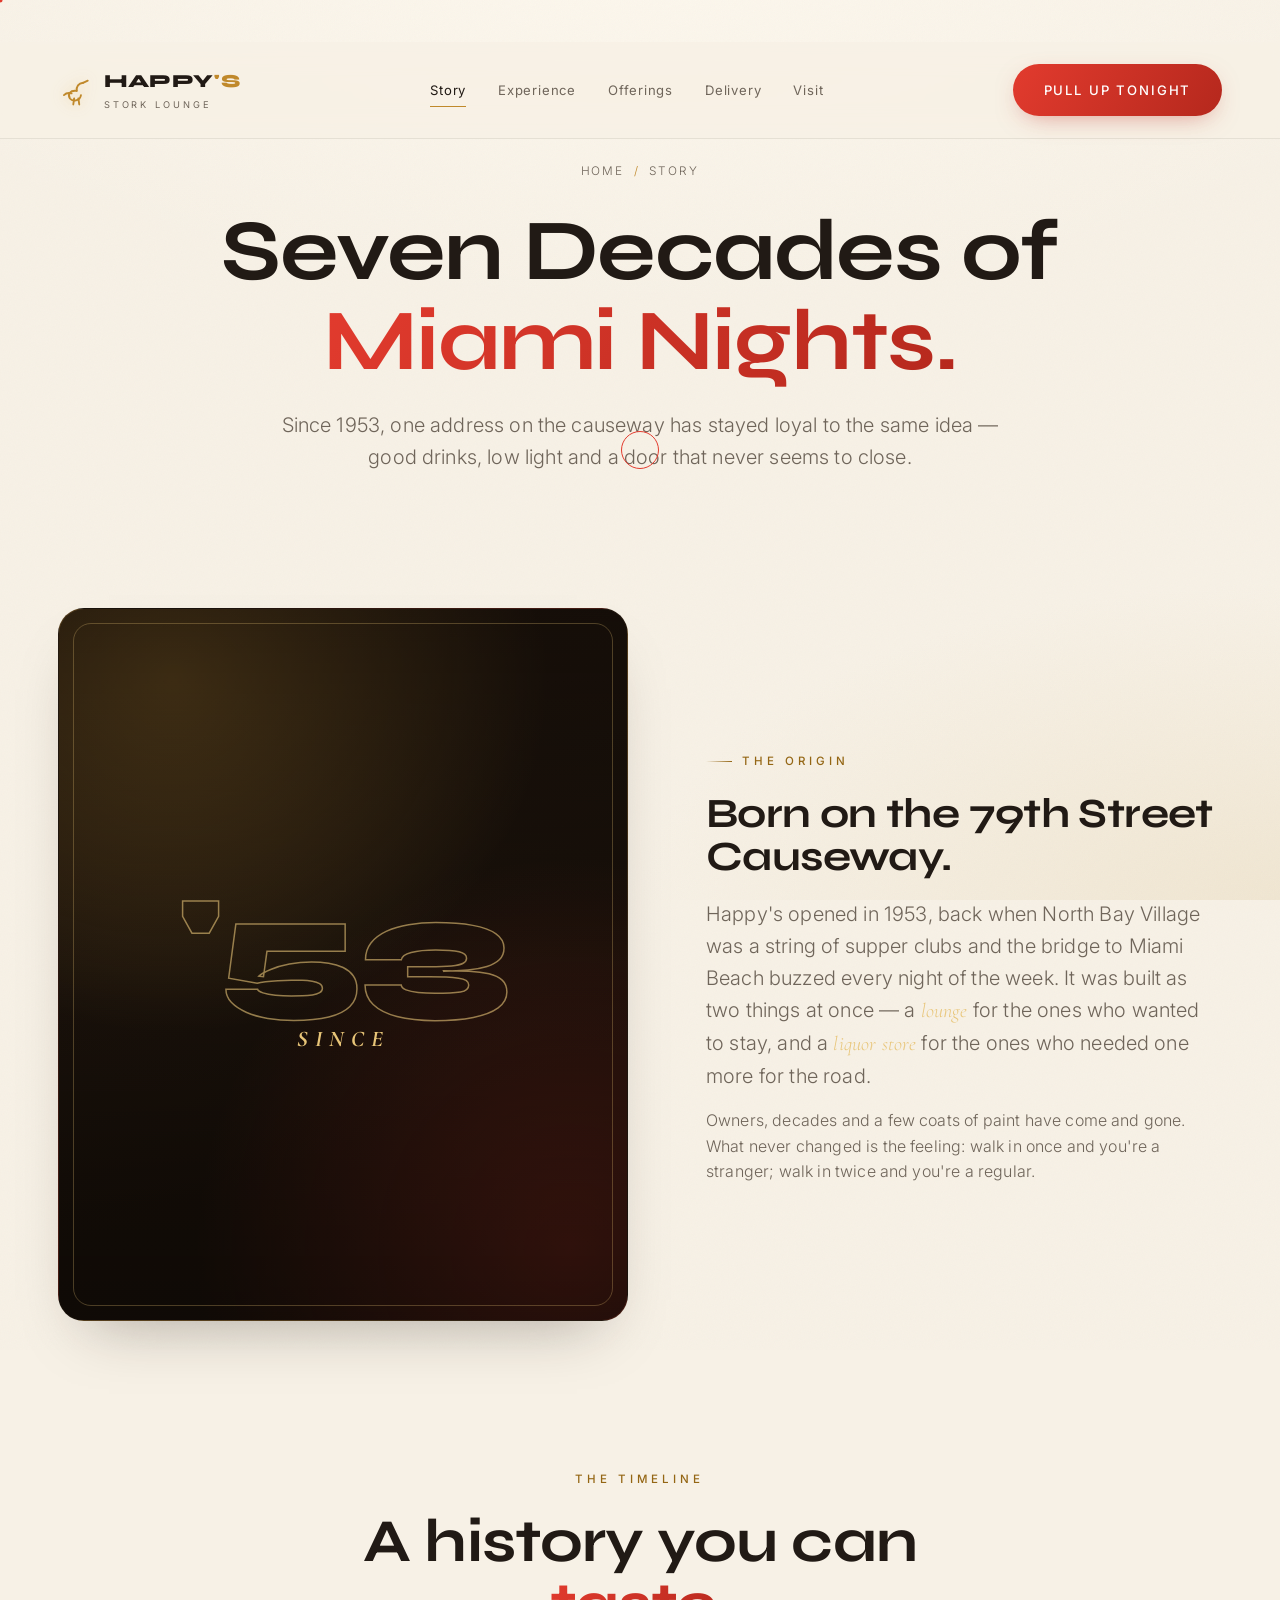
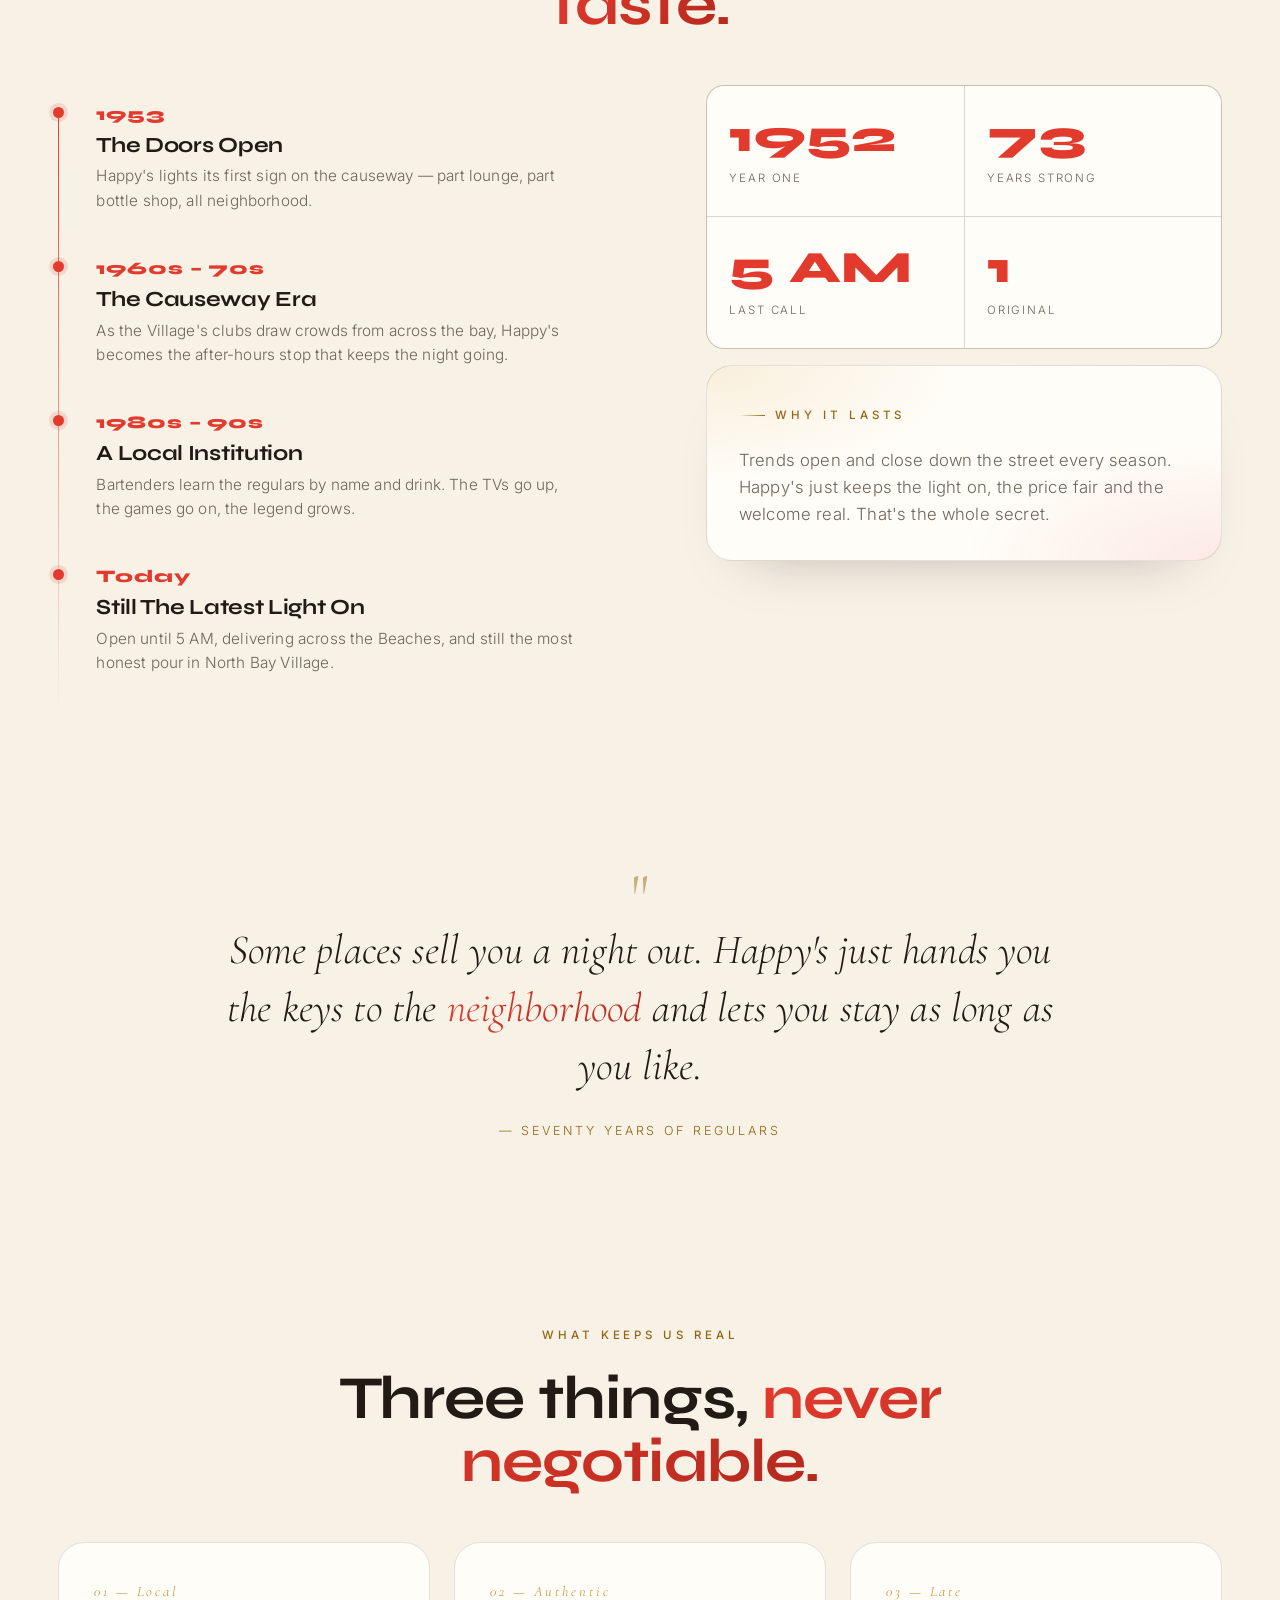
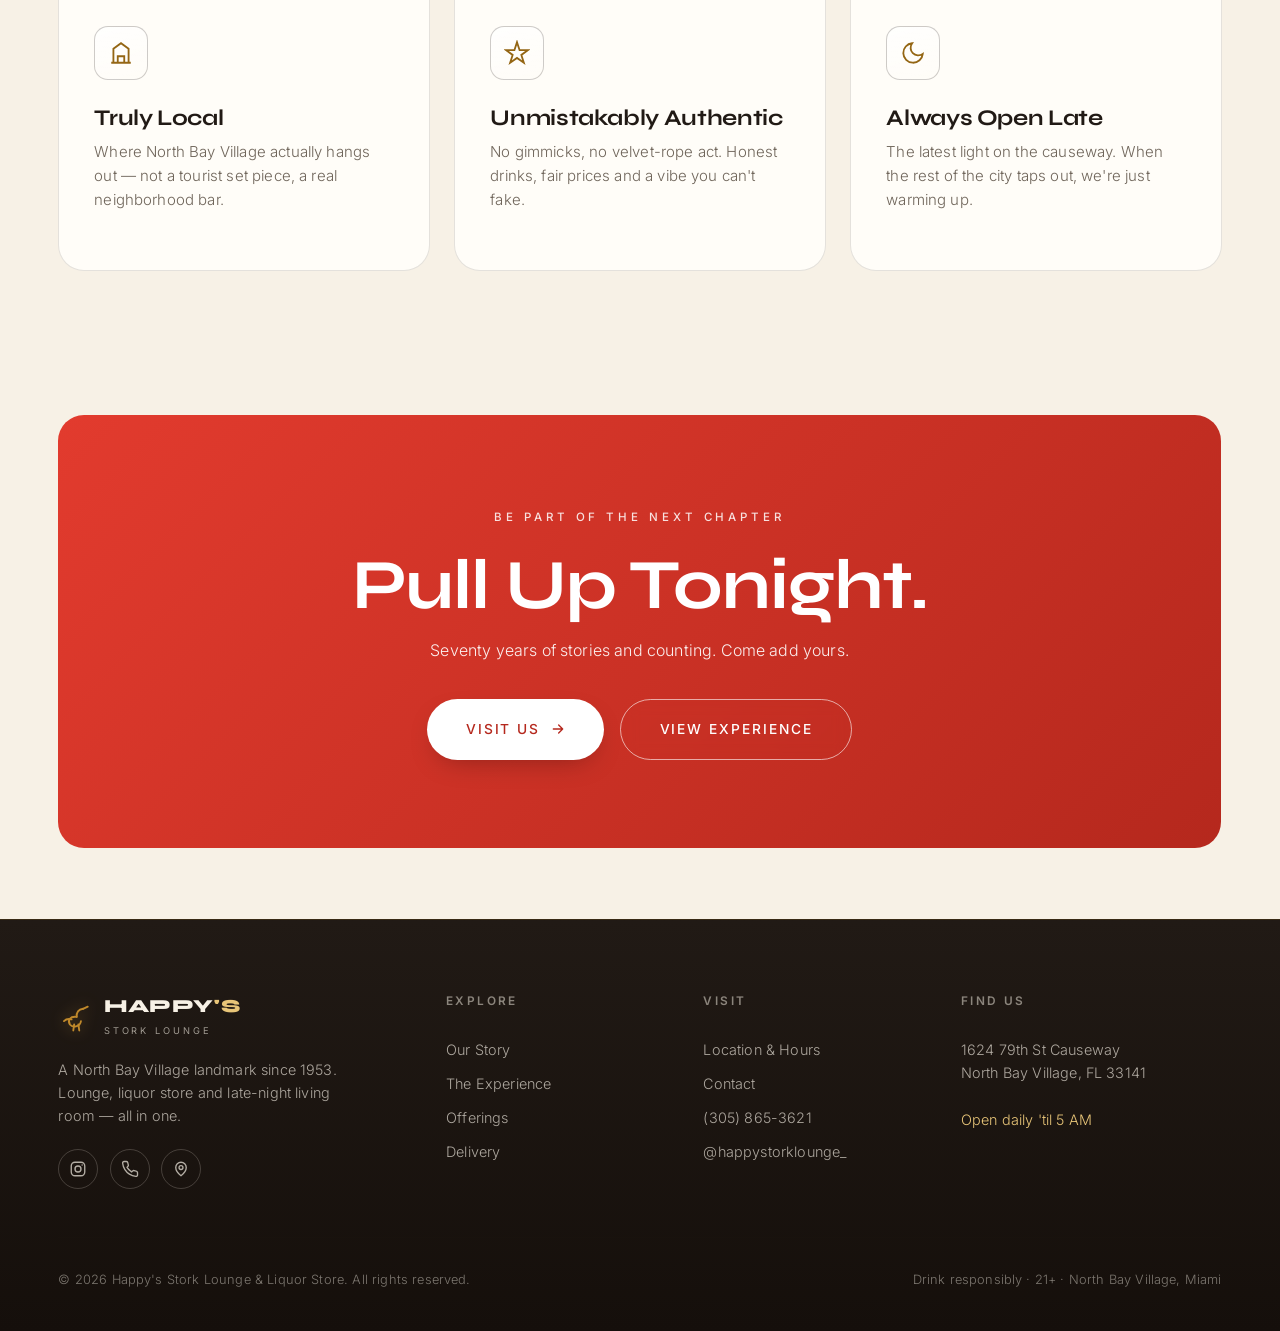
<file: about.html>
<!DOCTYPE html>
<html lang="en">
<head>
  <meta charset="UTF-8" />
  <meta name="viewport" content="width=device-width, initial-scale=1.0" />
  <title>Our Story — Happy's Stork Lounge & Liquor Store · Since 1953</title>
  <meta name="description" content="Seven decades on the 79th Street Causeway. The story of Happy's Stork Lounge — North Bay Village's late-night living room since 1953." />
  <meta name="theme-color" content="#07070a" />
  <link rel="preconnect" href="https://fonts.googleapis.com" />
  <link rel="preconnect" href="https://fonts.gstatic.com" crossorigin />
  <link rel="icon" href="data:image/svg+xml,%3Csvg xmlns='http://www.w3.org/2000/svg' viewBox='0 0 40 40'%3E%3Ctext y='32' font-size='32'%3E%F0%9F%A5%83%3C/text%3E%3C/svg%3E" />
  <link rel="stylesheet" href="assets/css/style.css" />
</head>
<body>

  <div class="preloader">
    <div class="preloader__inner">
      <div class="preloader__mark">HAPPY<span>'S</span></div>
      <div class="preloader__sub">Stork Lounge · Est. 1953</div>
      <div class="preloader__line"></div>
    </div>
  </div>

  <div class="atmosphere" aria-hidden="true">
    <span class="orb orb--gold"></span><span class="orb orb--pink"></span><span class="orb orb--cyan"></span>
  </div>
  <div class="grain" aria-hidden="true"></div>
  <div class="scroll-bar"></div>
  <div class="cursor" aria-hidden="true"></div>
  <div class="cursor-dot" aria-hidden="true"></div>

  <header class="nav">
    <div class="nav__inner container">
      <a class="brand" href="index.html" aria-label="Happy's Stork Lounge home">
        <svg class="brand__mark" viewBox="0 0 40 40" fill="none" stroke="currentColor" stroke-width="2.2" stroke-linecap="round" stroke-linejoin="round" aria-hidden="true">
          <path d="M35 9 L29.5 11.5"/><path d="M29.5 11.5 C 24 12, 21.5 16, 22 21"/>
          <path d="M22 21 C 14 20, 11 25, 14 30 C 17 34, 26 33, 27 26"/>
          <path d="M19 30 L18 37"/><path d="M24 30 L25 37"/><path d="M16 24 C 12 23, 9 24, 7 26"/>
        </svg>
        <span>HAPPY<b>'S</b><small>Stork Lounge</small></span>
      </a>
      <nav class="nav__links" aria-label="Primary">
        <a href="about.html" class="is-active">Story</a>
        <a href="experience.html">Experience</a>
        <a href="offerings.html">Offerings</a>
        <a href="delivery.html">Delivery</a>
        <a href="location.html">Visit</a>
      </nav>
      <a class="btn btn--gold nav__cta" href="contact.html" data-magnetic>Pull Up Tonight</a>
      <button class="nav__toggle" aria-label="Open menu" aria-expanded="false"><span></span><span></span><span></span></button>
    </div>
  </header>

  <div class="menu">
    <a href="about.html"><span>01</span>Story</a>
    <a href="experience.html"><span>02</span>Experience</a>
    <a href="offerings.html"><span>03</span>Offerings</a>
    <a href="delivery.html"><span>04</span>Delivery</a>
    <a href="location.html"><span>05</span>Visit</a>
    <a href="contact.html"><span>06</span>Contact</a>
    <div class="menu__footer">
      <span>1624 79th St Causeway</span><span>(305) 865-3621</span><span>Open 'til 5 AM</span>
    </div>
  </div>

  <main>
    <!-- PAGE HEAD -->
    <section class="page-head">
      <div class="container">
        <div class="crumbs reveal in"><a href="index.html">Home</a> <span>/</span> Story</div>
        <h1 class="reveal in">Seven Decades of<br><span class="gold-text">Miami Nights.</span></h1>
        <p class="lead mx-auto reveal in" data-delay="1">Since 1953, one address on the causeway has stayed loyal to the same idea —
          good drinks, low light and a door that never seems to close.</p>
      </div>
    </section>

    <!-- INTRO -->
    <section class="section section--tight">
      <div class="container split">
        <div class="reveal">
          <div class="story__visual">
            <div class="glow-frame"></div>
            <div class="year">'53<small>SINCE</small></div>
          </div>
        </div>
        <div>
          <span class="eyebrow reveal">The Origin</span>
          <h2 class="h-lg reveal" data-delay="1">Born on the 79th Street Causeway.</h2>
          <p class="lead reveal" data-delay="2" style="margin-top:1.2rem">
            Happy's opened in 1953, back when North Bay Village was a string of supper clubs
            and the bridge to Miami Beach buzzed every night of the week. It was built as two
            things at once — a <em class="serif" style="color:var(--gold-bright)">lounge</em> for the
            ones who wanted to stay, and a <em class="serif" style="color:var(--gold-bright)">liquor store</em>
            for the ones who needed one more for the road.
          </p>
          <p class="reveal muted" data-delay="3" style="margin-top:1rem">
            Owners, decades and a few coats of paint have come and gone. What never changed
            is the feeling: walk in once and you're a stranger; walk in twice and you're a regular.
          </p>
        </div>
      </div>
    </section>

    <!-- TIMELINE -->
    <section class="section section--tight">
      <div class="container">
        <div class="center" style="max-width:620px;margin:0 auto 3rem">
          <span class="eyebrow eyebrow--center reveal">The Timeline</span>
          <h2 class="h-xl reveal" data-delay="1">A history you can <span class="gold-text">taste.</span></h2>
        </div>
        <div class="split" style="align-items:start">
          <div class="reveal">
            <div class="timeline">
              <div class="tl-item"><div class="yr">1953</div><h4>The Doors Open</h4><p>Happy's lights its first sign on the causeway — part lounge, part bottle shop, all neighborhood.</p></div>
              <div class="tl-item"><div class="yr">1960s – 70s</div><h4>The Causeway Era</h4><p>As the Village's clubs draw crowds from across the bay, Happy's becomes the after-hours stop that keeps the night going.</p></div>
              <div class="tl-item"><div class="yr">1980s – 90s</div><h4>A Local Institution</h4><p>Bartenders learn the regulars by name and drink. The TVs go up, the games go on, the legend grows.</p></div>
              <div class="tl-item"><div class="yr">Today</div><h4>Still The Latest Light On</h4><p>Open until 5 AM, delivering across the Beaches, and still the most honest pour in North Bay Village.</p></div>
            </div>
          </div>
          <div class="reveal" data-delay="1">
            <div class="stats" style="margin-top:0;grid-template-columns:1fr 1fr">
              <div class="stat"><b data-count="1953">1953</b><span>Year One</span></div>
              <div class="stat"><b data-count="73">73</b><span>Years Strong</span></div>
              <div class="stat"><b data-count="5" data-suffix=" AM">5 AM</b><span>Last Call</span></div>
              <div class="stat"><b>1</b><span>Original</span></div>
            </div>
            <div class="panel" style="margin-top:1rem;padding:2rem">
              <span class="eyebrow">Why It Lasts</span>
              <p class="lead" style="font-size:1.05rem">Trends open and close down the street every season. Happy's just keeps
                the light on, the price fair and the welcome real. That's the whole secret.</p>
            </div>
          </div>
        </div>
      </div>
    </section>

    <!-- QUOTE -->
    <section class="section">
      <div class="container">
        <div class="quote reveal">
          <span class="marks">"</span>
          <p>Some places sell you a night out. Happy's just hands you the keys to the
            <span class="gold-text">neighborhood</span> and lets you stay as long as you like.</p>
          <cite>— Seventy years of regulars</cite>
        </div>
      </div>
    </section>

    <!-- VALUES -->
    <section class="section section--tight">
      <div class="container">
        <div class="center" style="max-width:620px;margin:0 auto 3rem">
          <span class="eyebrow eyebrow--center reveal">What Keeps Us Real</span>
          <h2 class="h-xl reveal" data-delay="1">Three things, <span class="gold-text">never negotiable.</span></h2>
        </div>
        <div class="grid grid--3">
          <div class="card reveal" data-delay="1">
            <span class="card__num">01 — Local</span>
            <div class="card__icon"><svg viewBox="0 0 24 24" fill="none" stroke="currentColor" stroke-width="1.7"><path d="M3 21h18M5 21V8l7-5 7 5v13M9 21v-6h6v6"/></svg></div>
            <h3>Truly Local</h3>
            <p>Where North Bay Village actually hangs out — not a tourist set piece, a real neighborhood bar.</p>
          </div>
          <div class="card reveal" data-delay="2">
            <span class="card__num">02 — Authentic</span>
            <div class="card__icon"><svg viewBox="0 0 24 24" fill="none" stroke="currentColor" stroke-width="1.7"><path d="M12 2l2.4 7.4H22l-6 4.4 2.3 7.2L12 16.6 5.7 21l2.3-7.2-6-4.4h7.6z"/></svg></div>
            <h3>Unmistakably Authentic</h3>
            <p>No gimmicks, no velvet-rope act. Honest drinks, fair prices and a vibe you can't fake.</p>
          </div>
          <div class="card reveal" data-delay="3">
            <span class="card__num">03 — Late</span>
            <div class="card__icon"><svg viewBox="0 0 24 24" fill="none" stroke="currentColor" stroke-width="1.7"><path d="M21 12.8A9 9 0 1 1 11.2 3a7 7 0 0 0 9.8 9.8z"/></svg></div>
            <h3>Always Open Late</h3>
            <p>The latest light on the causeway. When the rest of the city taps out, we're just warming up.</p>
          </div>
        </div>
      </div>
    </section>

    <!-- CTA -->
    <section class="section section--tight">
      <div class="container">
        <div class="cta-band reveal">
          <span class="eyebrow eyebrow--center">Be Part Of The Next Chapter</span>
          <h2>Pull Up <span class="gold-text">Tonight.</span></h2>
          <p>Seventy years of stories and counting. Come add yours.</p>
          <div class="btn-row">
            <a class="btn btn--gold btn--lg" href="location.html" data-magnetic>Visit Us
              <svg viewBox="0 0 24 24" fill="none" stroke="currentColor" stroke-width="2"><path d="M5 12h14M13 6l6 6-6 6" stroke-linecap="round" stroke-linejoin="round"/></svg></a>
            <a class="btn btn--ghost btn--lg" href="experience.html">View Experience</a>
          </div>
        </div>
      </div>
    </section>
  </main>

  <footer class="footer">
    <div class="container">
      <div class="footer__grid">
        <div class="footer__brand">
          <a class="brand" href="index.html">
            <svg class="brand__mark" viewBox="0 0 40 40" fill="none" stroke="currentColor" stroke-width="2.2" stroke-linecap="round" stroke-linejoin="round" aria-hidden="true">
              <path d="M35 9 L29.5 11.5"/><path d="M29.5 11.5 C 24 12, 21.5 16, 22 21"/>
              <path d="M22 21 C 14 20, 11 25, 14 30 C 17 34, 26 33, 27 26"/>
              <path d="M19 30 L18 37"/><path d="M24 30 L25 37"/><path d="M16 24 C 12 23, 9 24, 7 26"/>
            </svg>
            <span>HAPPY<b>'S</b><small>Stork Lounge</small></span>
          </a>
          <p>A North Bay Village landmark since 1953. Lounge, liquor store and late-night living room — all in one.</p>
          <div class="socials">
            <a href="https://www.instagram.com/happystorklounge_/" target="_blank" rel="noopener" aria-label="Instagram"><svg viewBox="0 0 24 24" fill="none" stroke="currentColor" stroke-width="1.8"><rect x="3" y="3" width="18" height="18" rx="5"/><circle cx="12" cy="12" r="4"/><circle cx="17.5" cy="6.5" r="1" fill="currentColor" stroke="none"/></svg></a>
            <a href="tel:+13058653621" aria-label="Call"><svg viewBox="0 0 24 24" fill="none" stroke="currentColor" stroke-width="1.8"><path d="M22 16.9v3a2 2 0 0 1-2.2 2 19.8 19.8 0 0 1-8.6-3 19.5 19.5 0 0 1-6-6 19.8 19.8 0 0 1-3-8.6A2 2 0 0 1 4.1 2h3a2 2 0 0 1 2 1.7c.1.9.3 1.8.6 2.6a2 2 0 0 1-.4 2.1L8.1 9.8a16 16 0 0 0 6 6l1.4-1.2a2 2 0 0 1 2.1-.4c.8.3 1.7.5 2.6.6a2 2 0 0 1 1.7 2Z"/></svg></a>
            <a href="https://www.google.com/maps/dir/?api=1&destination=1624+79th+St+Causeway+North+Bay+Village+FL+33141" target="_blank" rel="noopener" aria-label="Directions"><svg viewBox="0 0 24 24" fill="none" stroke="currentColor" stroke-width="1.8"><path d="M12 21s-7-5.6-7-11a7 7 0 0 1 14 0c0 5.4-7 11-7 11Z"/><circle cx="12" cy="10" r="2.6"/></svg></a>
          </div>
        </div>
        <div class="footer__col"><h5>Explore</h5><a href="about.html">Our Story</a><a href="experience.html">The Experience</a><a href="offerings.html">Offerings</a><a href="delivery.html">Delivery</a></div>
        <div class="footer__col"><h5>Visit</h5><a href="location.html">Location & Hours</a><a href="contact.html">Contact</a><a href="tel:+13058653621">(305) 865-3621</a><a href="https://www.instagram.com/happystorklounge_/" target="_blank" rel="noopener">@happystorklounge_</a></div>
        <div class="footer__col"><h5>Find Us</h5><p>1624 79th St Causeway<br>North Bay Village, FL 33141</p><p style="margin-top:0.8rem;color:var(--gold-bright)">Open daily 'til 5 AM</p></div>
      </div>
      <div class="footer__bottom">
        <span>© <span data-year>2026</span> Happy's Stork Lounge & Liquor Store. All rights reserved.</span>
        <span>Drink responsibly · 21+ · North Bay Village, Miami</span>
      </div>
    </div>
  </footer>

  <script src="assets/js/main.js"></script>
</body>
</html>
</file>
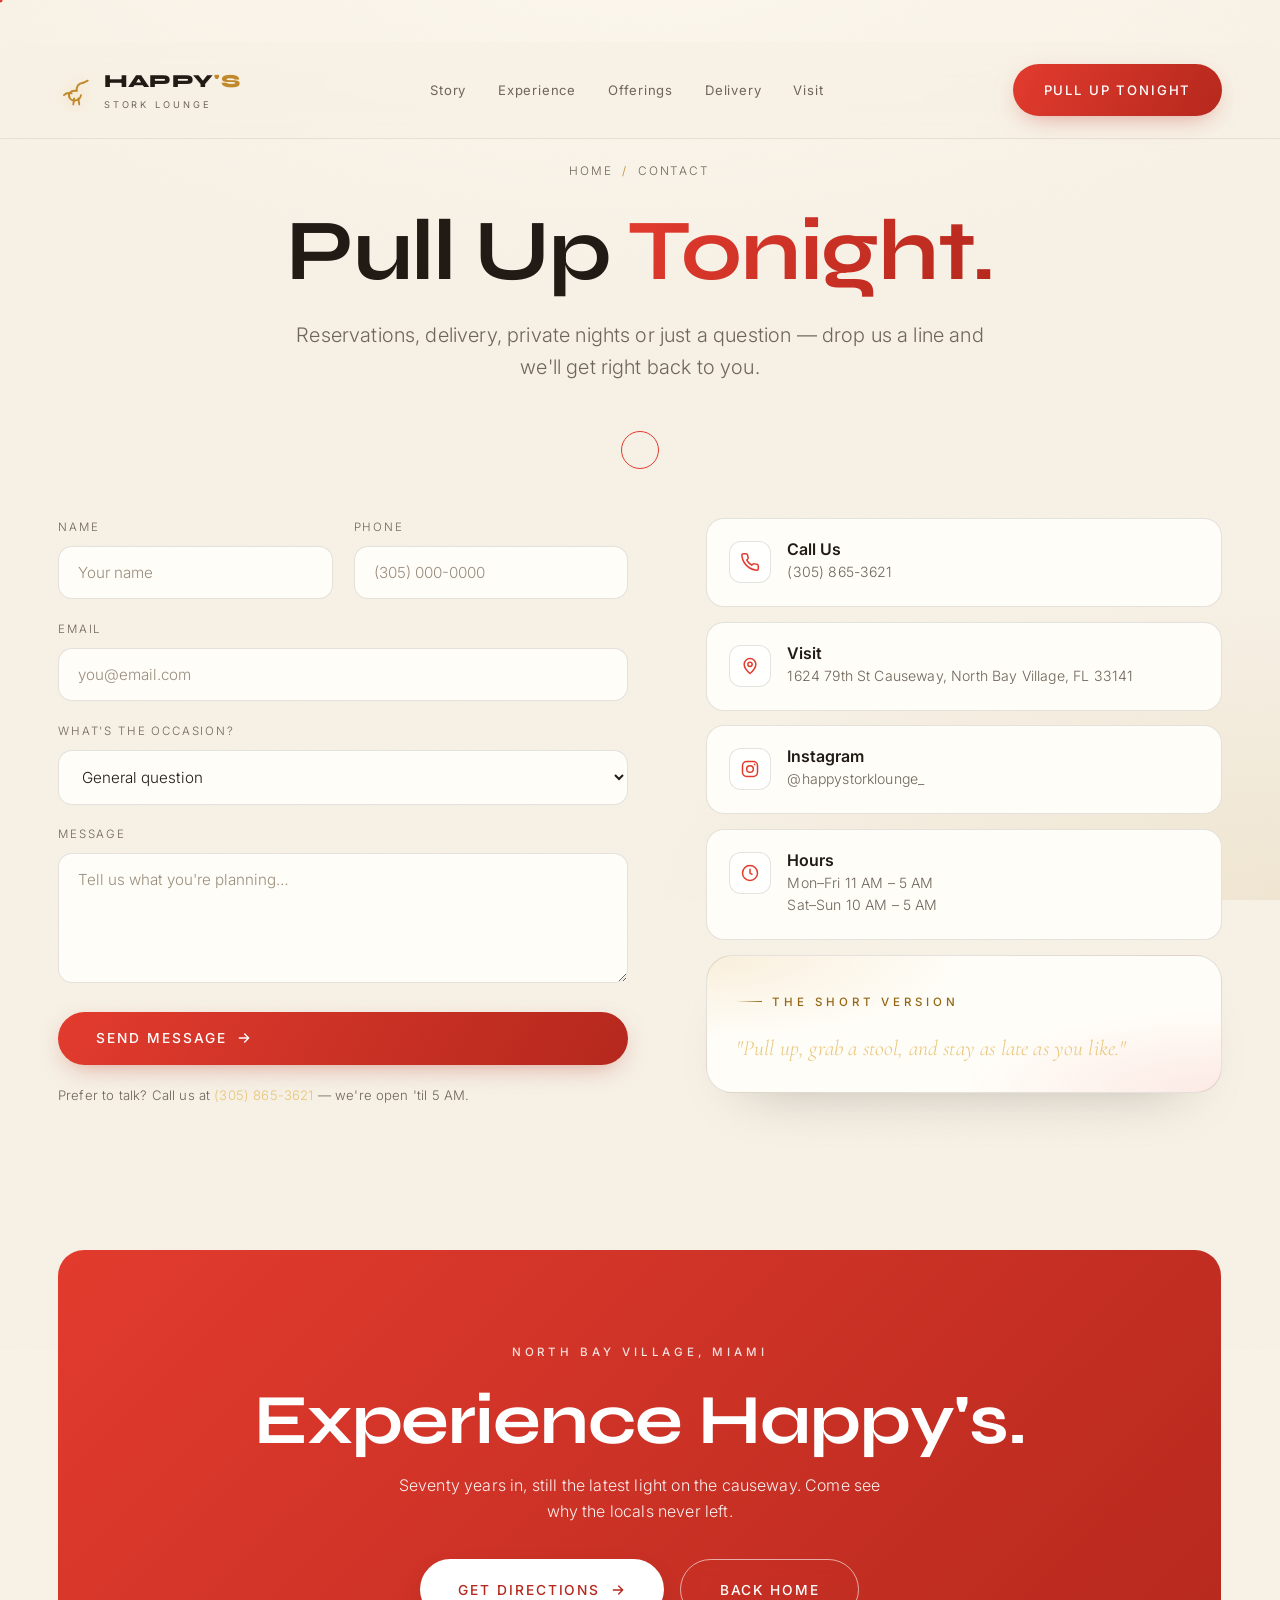
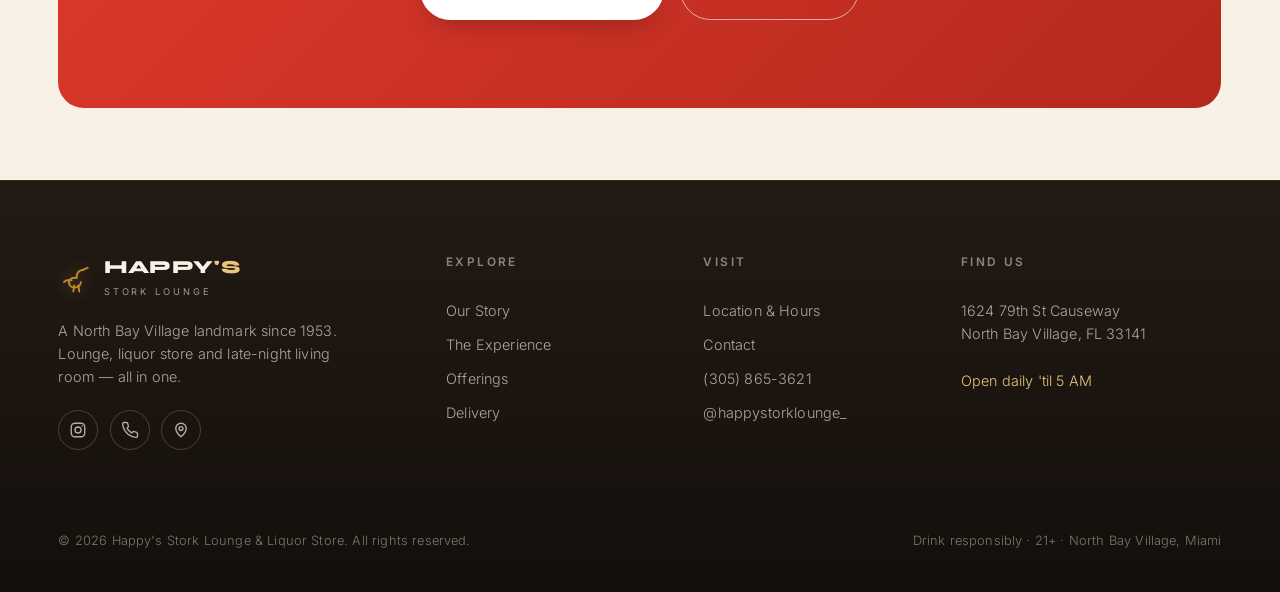
<file: contact.html>
<!DOCTYPE html>
<html lang="en">
<head>
  <meta charset="UTF-8" />
  <meta name="viewport" content="width=device-width, initial-scale=1.0" />
  <title>Contact — Happy's Stork Lounge & Liquor Store · Miami</title>
  <meta name="description" content="Pull up tonight. Reach Happy's Stork Lounge for reservations, delivery, private nights and events in North Bay Village, Miami." />
  <meta name="theme-color" content="#07070a" />
  <link rel="preconnect" href="https://fonts.googleapis.com" />
  <link rel="preconnect" href="https://fonts.gstatic.com" crossorigin />
  <link rel="icon" href="data:image/svg+xml,%3Csvg xmlns='http://www.w3.org/2000/svg' viewBox='0 0 40 40'%3E%3Ctext y='32' font-size='32'%3E%F0%9F%A5%83%3C/text%3E%3C/svg%3E" />
  <link rel="stylesheet" href="assets/css/style.css" />
</head>
<body>

  <div class="preloader">
    <div class="preloader__inner">
      <div class="preloader__mark">HAPPY<span>'S</span></div>
      <div class="preloader__sub">Stork Lounge · Est. 1953</div>
      <div class="preloader__line"></div>
    </div>
  </div>

  <div class="atmosphere" aria-hidden="true">
    <span class="orb orb--gold"></span><span class="orb orb--pink"></span><span class="orb orb--cyan"></span>
  </div>
  <div class="grain" aria-hidden="true"></div>
  <div class="scroll-bar"></div>
  <div class="cursor" aria-hidden="true"></div>
  <div class="cursor-dot" aria-hidden="true"></div>

  <header class="nav">
    <div class="nav__inner container">
      <a class="brand" href="index.html" aria-label="Happy's Stork Lounge home">
        <svg class="brand__mark" viewBox="0 0 40 40" fill="none" stroke="currentColor" stroke-width="2.2" stroke-linecap="round" stroke-linejoin="round" aria-hidden="true">
          <path d="M35 9 L29.5 11.5"/><path d="M29.5 11.5 C 24 12, 21.5 16, 22 21"/>
          <path d="M22 21 C 14 20, 11 25, 14 30 C 17 34, 26 33, 27 26"/>
          <path d="M19 30 L18 37"/><path d="M24 30 L25 37"/><path d="M16 24 C 12 23, 9 24, 7 26"/>
        </svg>
        <span>HAPPY<b>'S</b><small>Stork Lounge</small></span>
      </a>
      <nav class="nav__links" aria-label="Primary">
        <a href="about.html">Story</a>
        <a href="experience.html">Experience</a>
        <a href="offerings.html">Offerings</a>
        <a href="delivery.html">Delivery</a>
        <a href="location.html">Visit</a>
      </nav>
      <a class="btn btn--gold nav__cta" href="contact.html" data-magnetic>Pull Up Tonight</a>
      <button class="nav__toggle" aria-label="Open menu" aria-expanded="false"><span></span><span></span><span></span></button>
    </div>
  </header>

  <div class="menu">
    <a href="about.html"><span>01</span>Story</a>
    <a href="experience.html"><span>02</span>Experience</a>
    <a href="offerings.html"><span>03</span>Offerings</a>
    <a href="delivery.html"><span>04</span>Delivery</a>
    <a href="location.html"><span>05</span>Visit</a>
    <a href="contact.html"><span>06</span>Contact</a>
    <div class="menu__footer"><span>1624 79th St Causeway</span><span>(305) 865-3621</span><span>Open 'til 5 AM</span></div>
  </div>

  <main>
    <section class="page-head">
      <div class="container">
        <div class="crumbs reveal in"><a href="index.html">Home</a> <span>/</span> Contact</div>
        <h1 class="reveal in">Pull Up <span class="gold-text">Tonight.</span></h1>
        <p class="lead mx-auto reveal in" data-delay="1">Reservations, delivery, private nights or just a question —
          drop us a line and we'll get right back to you.</p>
      </div>
    </section>

    <!-- FORM + INFO -->
    <section class="section section--tight">
      <div class="container split" style="align-items:start">
        <div class="reveal">
          <form id="contactForm" class="form" novalidate>
            <div class="form__success">Thanks — your message is on its way. We'll be in touch shortly. 🍸</div>
            <div class="field--row">
              <div class="field">
                <label for="name">Name</label>
                <input id="name" name="name" type="text" placeholder="Your name" required />
              </div>
              <div class="field">
                <label for="phone">Phone</label>
                <input id="phone" name="phone" type="tel" placeholder="(305) 000-0000" />
              </div>
            </div>
            <div class="field">
              <label for="email">Email</label>
              <input id="email" name="email" type="email" placeholder="you@email.com" required />
            </div>
            <div class="field">
              <label for="topic">What's the occasion?</label>
              <select id="topic" name="topic">
                <option>General question</option>
                <option>Reservation / large group</option>
                <option>Delivery order</option>
                <option>Private night / event</option>
                <option>Food partnership</option>
              </select>
            </div>
            <div class="field">
              <label for="message">Message</label>
              <textarea id="message" name="message" placeholder="Tell us what you're planning…" required></textarea>
            </div>
            <button type="submit" class="btn btn--gold btn--lg" data-magnetic>
              Send Message
              <svg viewBox="0 0 24 24" fill="none" stroke="currentColor" stroke-width="2"><path d="M5 12h14M13 6l6 6-6 6" stroke-linecap="round" stroke-linejoin="round"/></svg>
            </button>
            <p class="form__note">Prefer to talk? Call us at <a href="tel:+13058653621" style="color:var(--gold-bright)">(305) 865-3621</a> — we're open 'til 5 AM.</p>
          </form>
        </div>

        <div class="reveal" data-delay="1">
          <div style="display:grid;gap:0.9rem">
            <div class="info-card">
              <span class="ic"><svg viewBox="0 0 24 24" fill="none" stroke="currentColor" stroke-width="1.8"><path d="M22 16.9v3a2 2 0 0 1-2.2 2 19.8 19.8 0 0 1-8.6-3 19.5 19.5 0 0 1-6-6 19.8 19.8 0 0 1-3-8.6A2 2 0 0 1 4.1 2h3a2 2 0 0 1 2 1.7c.1.9.3 1.8.6 2.6a2 2 0 0 1-.4 2.1L8.1 9.8a16 16 0 0 0 6 6l1.4-1.2a2 2 0 0 1 2.1-.4c.8.3 1.7.5 2.6.6a2 2 0 0 1 1.7 2Z"/></svg></span>
              <div><h4>Call Us</h4><p><a href="tel:+13058653621">(305) 865-3621</a></p></div>
            </div>
            <div class="info-card">
              <span class="ic"><svg viewBox="0 0 24 24" fill="none" stroke="currentColor" stroke-width="1.8"><path d="M12 21s-7-5.6-7-11a7 7 0 0 1 14 0c0 5.4-7 11-7 11Z"/><circle cx="12" cy="10" r="2.6"/></svg></span>
              <div><h4>Visit</h4><p><a href="https://www.google.com/maps/dir/?api=1&destination=1624+79th+St+Causeway+North+Bay+Village+FL+33141" target="_blank" rel="noopener">1624 79th St Causeway, North Bay Village, FL 33141</a></p></div>
            </div>
            <div class="info-card">
              <span class="ic"><svg viewBox="0 0 24 24" fill="none" stroke="currentColor" stroke-width="1.8"><rect x="3" y="3" width="18" height="18" rx="5"/><circle cx="12" cy="12" r="4"/><circle cx="17.5" cy="6.5" r="1" fill="currentColor" stroke="none"/></svg></span>
              <div><h4>Instagram</h4><p><a href="https://www.instagram.com/happystorklounge_/" target="_blank" rel="noopener">@happystorklounge_</a></p></div>
            </div>
            <div class="info-card">
              <span class="ic"><svg viewBox="0 0 24 24" fill="none" stroke="currentColor" stroke-width="1.8"><circle cx="12" cy="12" r="9"/><path d="M12 7v5l3 2"/></svg></span>
              <div><h4>Hours</h4><p>Mon–Fri 11 AM – 5 AM<br>Sat–Sun 10 AM – 5 AM</p></div>
            </div>
            <div class="panel" style="padding:1.8rem">
              <span class="eyebrow">The Short Version</span>
              <p class="serif" style="font-size:1.35rem;color:var(--gold-bright);line-height:1.4">
                "Pull up, grab a stool, and stay as late as you like."
              </p>
            </div>
          </div>
        </div>
      </div>
    </section>

    <!-- CTA -->
    <section class="section section--tight">
      <div class="container">
        <div class="cta-band reveal">
          <span class="eyebrow eyebrow--center">North Bay Village, Miami</span>
          <h2>Experience <span class="gold-text">Happy's.</span></h2>
          <p>Seventy years in, still the latest light on the causeway. Come see why the locals never left.</p>
          <div class="btn-row">
            <a class="btn btn--gold btn--lg" href="location.html" data-magnetic>Get Directions
              <svg viewBox="0 0 24 24" fill="none" stroke="currentColor" stroke-width="2"><path d="M5 12h14M13 6l6 6-6 6" stroke-linecap="round" stroke-linejoin="round"/></svg></a>
            <a class="btn btn--ghost btn--lg" href="index.html">Back Home</a>
          </div>
        </div>
      </div>
    </section>
  </main>

  <footer class="footer">
    <div class="container">
      <div class="footer__grid">
        <div class="footer__brand">
          <a class="brand" href="index.html">
            <svg class="brand__mark" viewBox="0 0 40 40" fill="none" stroke="currentColor" stroke-width="2.2" stroke-linecap="round" stroke-linejoin="round" aria-hidden="true">
              <path d="M35 9 L29.5 11.5"/><path d="M29.5 11.5 C 24 12, 21.5 16, 22 21"/>
              <path d="M22 21 C 14 20, 11 25, 14 30 C 17 34, 26 33, 27 26"/>
              <path d="M19 30 L18 37"/><path d="M24 30 L25 37"/><path d="M16 24 C 12 23, 9 24, 7 26"/>
            </svg>
            <span>HAPPY<b>'S</b><small>Stork Lounge</small></span>
          </a>
          <p>A North Bay Village landmark since 1953. Lounge, liquor store and late-night living room — all in one.</p>
          <div class="socials">
            <a href="https://www.instagram.com/happystorklounge_/" target="_blank" rel="noopener" aria-label="Instagram"><svg viewBox="0 0 24 24" fill="none" stroke="currentColor" stroke-width="1.8"><rect x="3" y="3" width="18" height="18" rx="5"/><circle cx="12" cy="12" r="4"/><circle cx="17.5" cy="6.5" r="1" fill="currentColor" stroke="none"/></svg></a>
            <a href="tel:+13058653621" aria-label="Call"><svg viewBox="0 0 24 24" fill="none" stroke="currentColor" stroke-width="1.8"><path d="M22 16.9v3a2 2 0 0 1-2.2 2 19.8 19.8 0 0 1-8.6-3 19.5 19.5 0 0 1-6-6 19.8 19.8 0 0 1-3-8.6A2 2 0 0 1 4.1 2h3a2 2 0 0 1 2 1.7c.1.9.3 1.8.6 2.6a2 2 0 0 1-.4 2.1L8.1 9.8a16 16 0 0 0 6 6l1.4-1.2a2 2 0 0 1 2.1-.4c.8.3 1.7.5 2.6.6a2 2 0 0 1 1.7 2Z"/></svg></a>
            <a href="https://www.google.com/maps/dir/?api=1&destination=1624+79th+St+Causeway+North+Bay+Village+FL+33141" target="_blank" rel="noopener" aria-label="Directions"><svg viewBox="0 0 24 24" fill="none" stroke="currentColor" stroke-width="1.8"><path d="M12 21s-7-5.6-7-11a7 7 0 0 1 14 0c0 5.4-7 11-7 11Z"/><circle cx="12" cy="10" r="2.6"/></svg></a>
          </div>
        </div>
        <div class="footer__col"><h5>Explore</h5><a href="about.html">Our Story</a><a href="experience.html">The Experience</a><a href="offerings.html">Offerings</a><a href="delivery.html">Delivery</a></div>
        <div class="footer__col"><h5>Visit</h5><a href="location.html">Location & Hours</a><a href="contact.html">Contact</a><a href="tel:+13058653621">(305) 865-3621</a><a href="https://www.instagram.com/happystorklounge_/" target="_blank" rel="noopener">@happystorklounge_</a></div>
        <div class="footer__col"><h5>Find Us</h5><p>1624 79th St Causeway<br>North Bay Village, FL 33141</p><p style="margin-top:0.8rem;color:var(--gold-bright)">Open daily 'til 5 AM</p></div>
      </div>
      <div class="footer__bottom">
        <span>© <span data-year>2026</span> Happy's Stork Lounge & Liquor Store. All rights reserved.</span>
        <span>Drink responsibly · 21+ · North Bay Village, Miami</span>
      </div>
    </div>
  </footer>

  <script src="assets/js/main.js"></script>
</body>
</html>
</file>
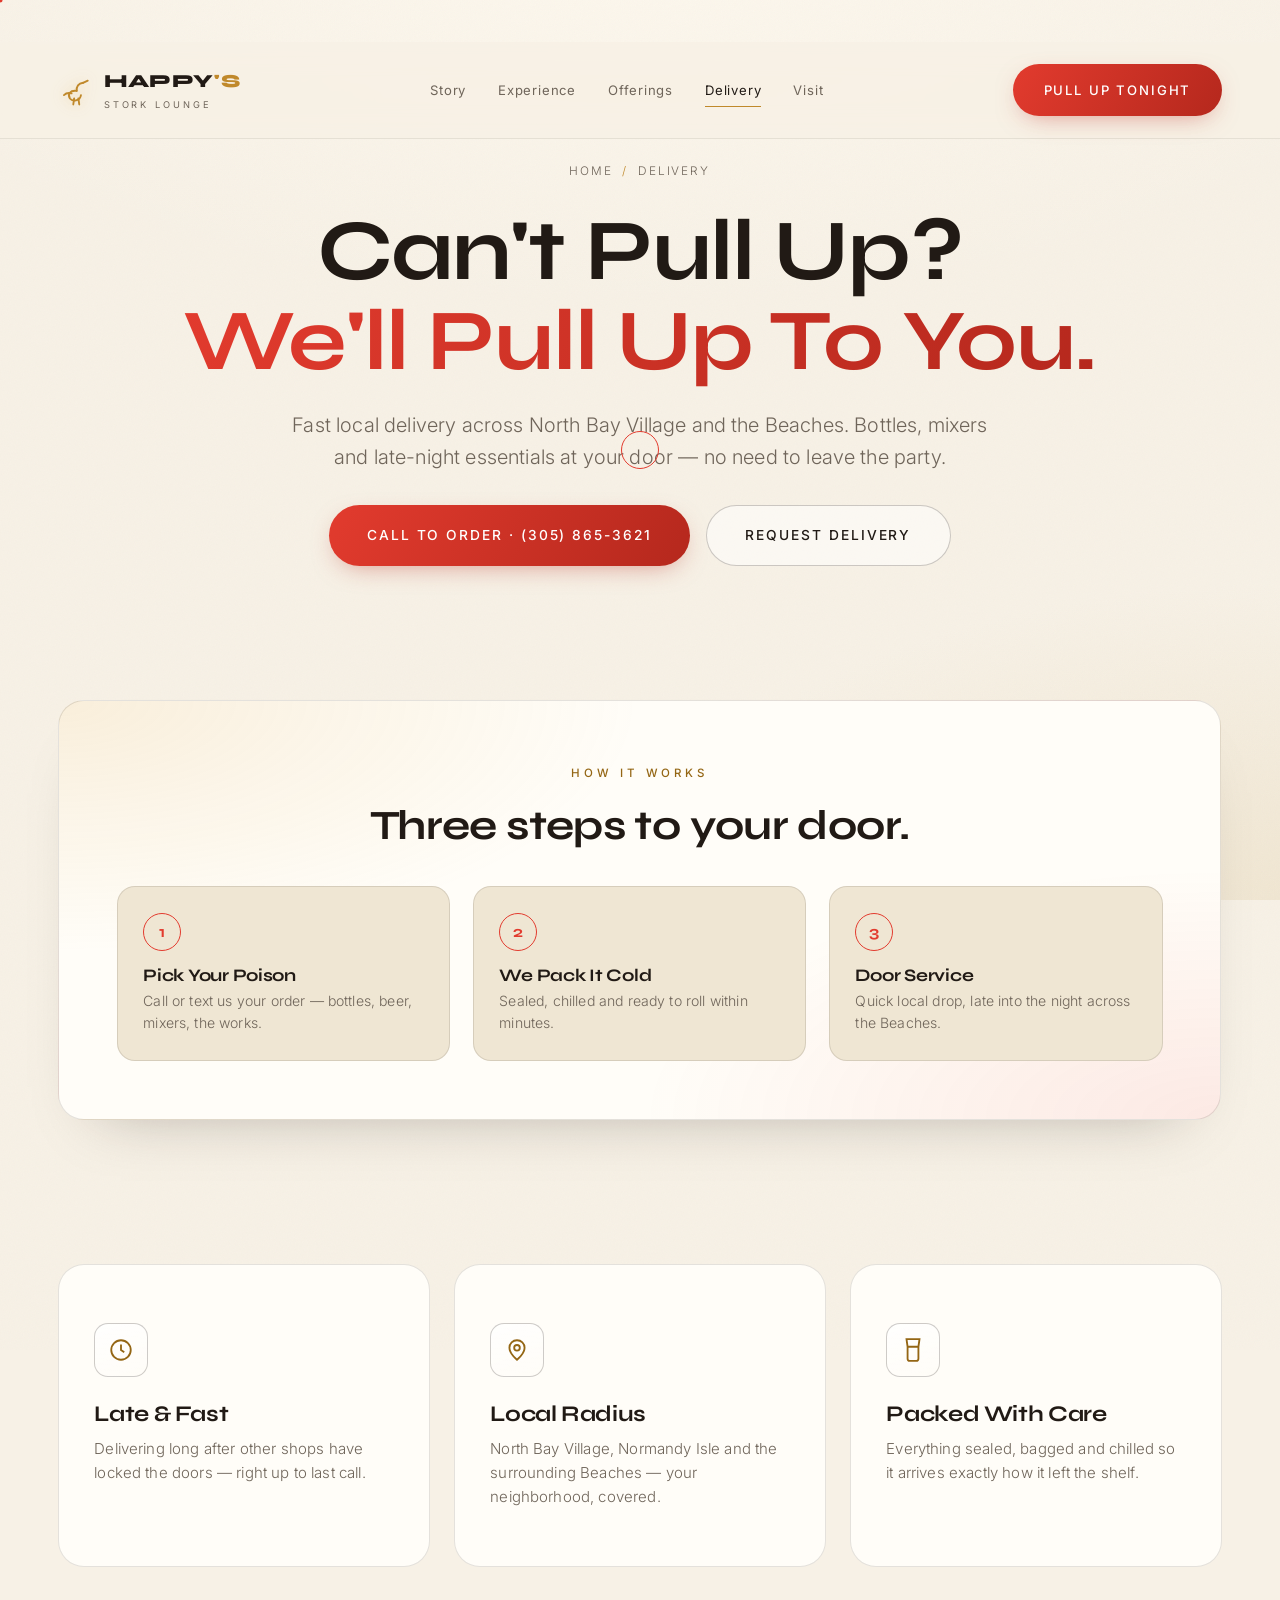
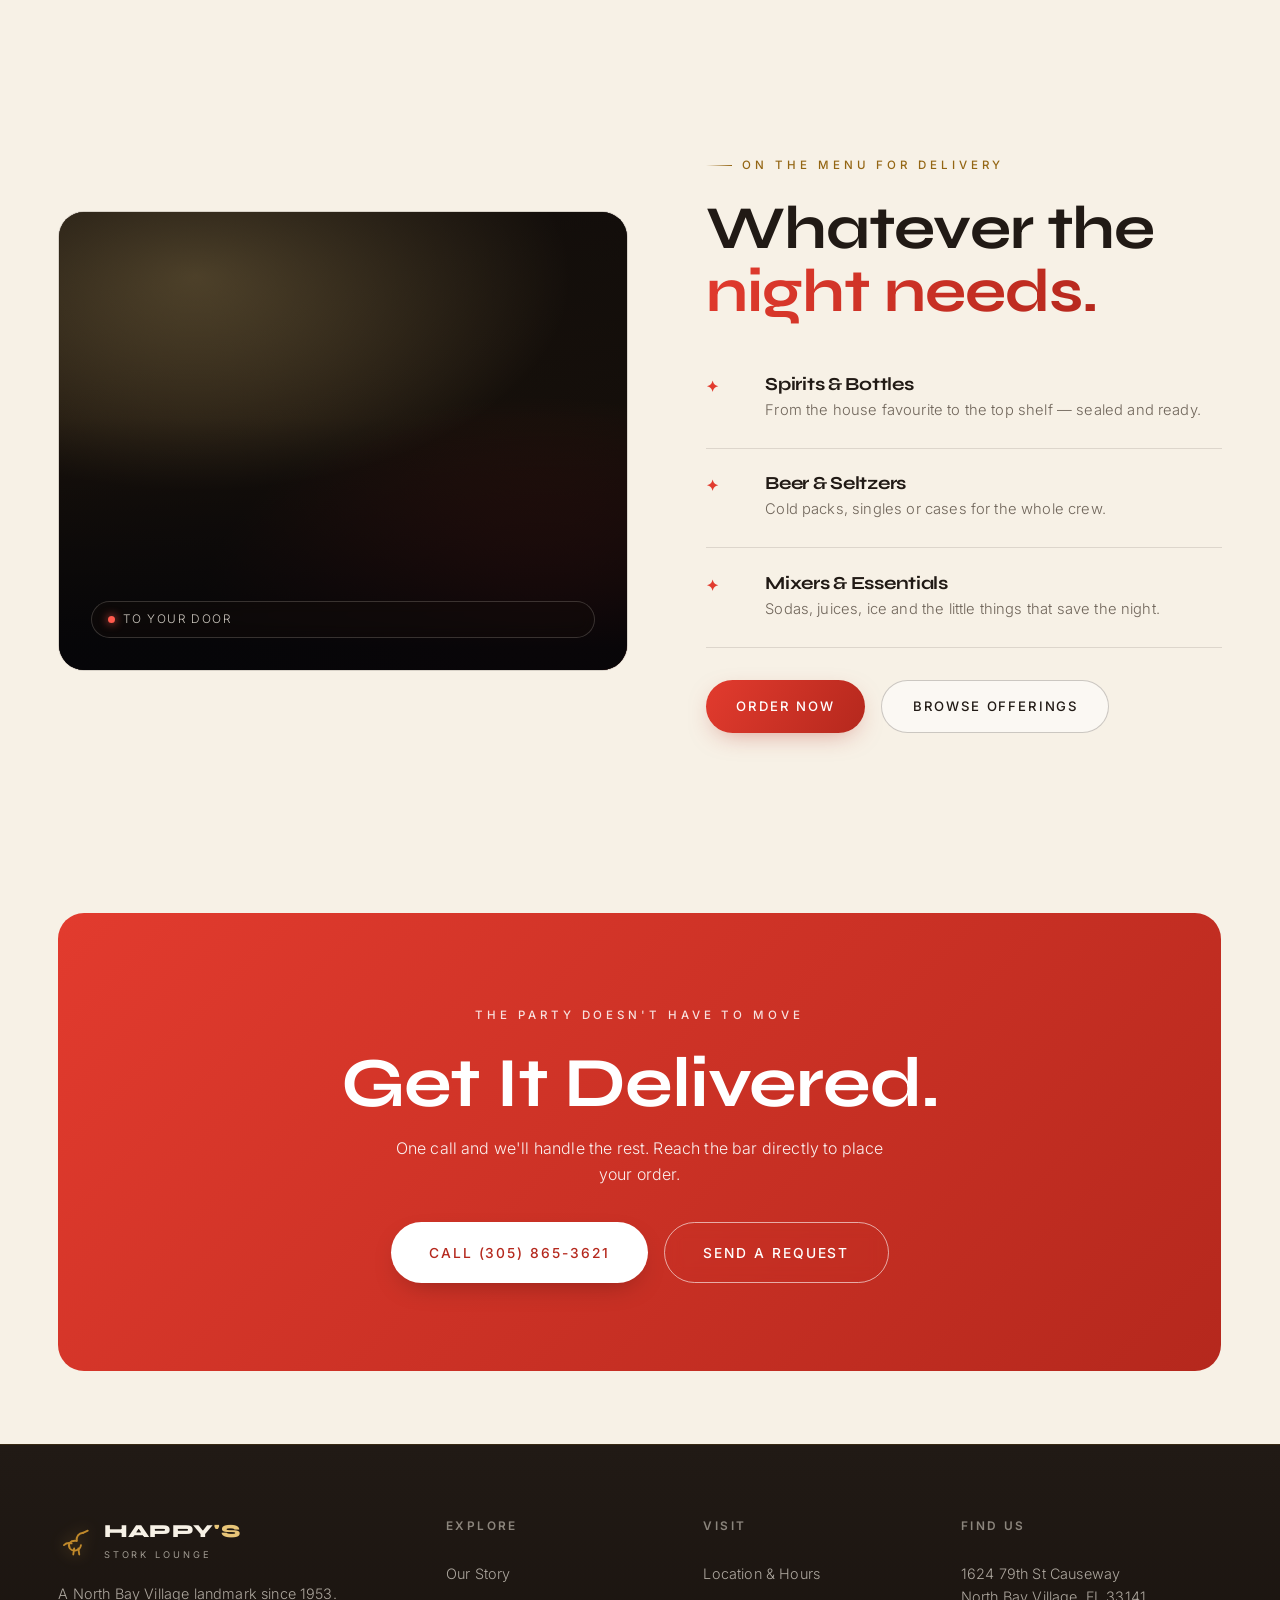
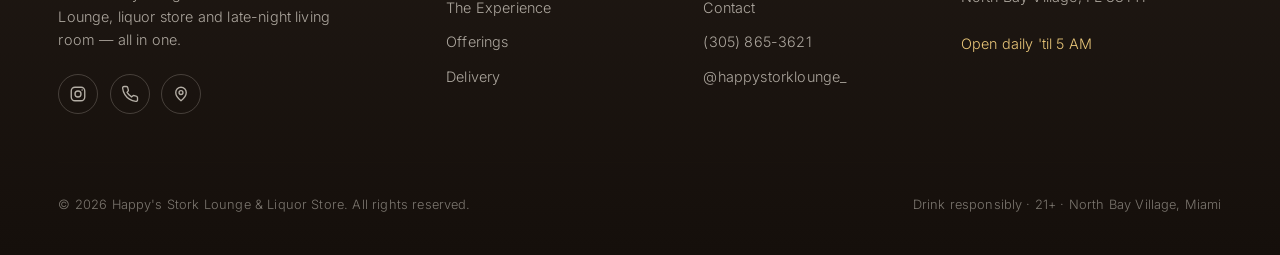
<file: delivery.html>
<!DOCTYPE html>
<html lang="en">
<head>
  <meta charset="UTF-8" />
  <meta name="viewport" content="width=device-width, initial-scale=1.0" />
  <title>Delivery — Happy's Stork Lounge & Liquor Store · Miami</title>
  <meta name="description" content="Fast local delivery across North Bay Village and the Beaches. Bottles, mixers and late-night essentials at your door from Happy's Stork Lounge." />
  <meta name="theme-color" content="#07070a" />
  <link rel="preconnect" href="https://fonts.googleapis.com" />
  <link rel="preconnect" href="https://fonts.gstatic.com" crossorigin />
  <link rel="icon" href="data:image/svg+xml,%3Csvg xmlns='http://www.w3.org/2000/svg' viewBox='0 0 40 40'%3E%3Ctext y='32' font-size='32'%3E%F0%9F%A5%83%3C/text%3E%3C/svg%3E" />
  <link rel="stylesheet" href="assets/css/style.css" />
</head>
<body>

  <div class="preloader">
    <div class="preloader__inner">
      <div class="preloader__mark">HAPPY<span>'S</span></div>
      <div class="preloader__sub">Stork Lounge · Est. 1953</div>
      <div class="preloader__line"></div>
    </div>
  </div>

  <div class="atmosphere" aria-hidden="true">
    <span class="orb orb--gold"></span><span class="orb orb--pink"></span><span class="orb orb--cyan"></span>
  </div>
  <div class="grain" aria-hidden="true"></div>
  <div class="scroll-bar"></div>
  <div class="cursor" aria-hidden="true"></div>
  <div class="cursor-dot" aria-hidden="true"></div>

  <header class="nav">
    <div class="nav__inner container">
      <a class="brand" href="index.html" aria-label="Happy's Stork Lounge home">
        <svg class="brand__mark" viewBox="0 0 40 40" fill="none" stroke="currentColor" stroke-width="2.2" stroke-linecap="round" stroke-linejoin="round" aria-hidden="true">
          <path d="M35 9 L29.5 11.5"/><path d="M29.5 11.5 C 24 12, 21.5 16, 22 21"/>
          <path d="M22 21 C 14 20, 11 25, 14 30 C 17 34, 26 33, 27 26"/>
          <path d="M19 30 L18 37"/><path d="M24 30 L25 37"/><path d="M16 24 C 12 23, 9 24, 7 26"/>
        </svg>
        <span>HAPPY<b>'S</b><small>Stork Lounge</small></span>
      </a>
      <nav class="nav__links" aria-label="Primary">
        <a href="about.html">Story</a>
        <a href="experience.html">Experience</a>
        <a href="offerings.html">Offerings</a>
        <a href="delivery.html" class="is-active">Delivery</a>
        <a href="location.html">Visit</a>
      </nav>
      <a class="btn btn--gold nav__cta" href="contact.html" data-magnetic>Pull Up Tonight</a>
      <button class="nav__toggle" aria-label="Open menu" aria-expanded="false"><span></span><span></span><span></span></button>
    </div>
  </header>

  <div class="menu">
    <a href="about.html"><span>01</span>Story</a>
    <a href="experience.html"><span>02</span>Experience</a>
    <a href="offerings.html"><span>03</span>Offerings</a>
    <a href="delivery.html"><span>04</span>Delivery</a>
    <a href="location.html"><span>05</span>Visit</a>
    <a href="contact.html"><span>06</span>Contact</a>
    <div class="menu__footer"><span>1624 79th St Causeway</span><span>(305) 865-3621</span><span>Open 'til 5 AM</span></div>
  </div>

  <main>
    <section class="page-head">
      <div class="container">
        <div class="crumbs reveal in"><a href="index.html">Home</a> <span>/</span> Delivery</div>
        <h1 class="reveal in">Can't Pull Up?<br><span class="gold-text">We'll Pull Up To You.</span></h1>
        <p class="lead mx-auto reveal in" data-delay="1">Fast local delivery across North Bay Village and the Beaches.
          Bottles, mixers and late-night essentials at your door — no need to leave the party.</p>
        <div class="btn-row reveal in" data-delay="2" style="justify-content:center;margin-top:2rem">
          <a class="btn btn--gold btn--lg" href="tel:+13058653621" data-magnetic>Call To Order · (305) 865-3621</a>
          <a class="btn btn--ghost btn--lg" href="contact.html">Request Delivery</a>
        </div>
      </div>
    </section>

    <!-- HOW IT WORKS -->
    <section class="section section--tight">
      <div class="container">
        <div class="panel reveal">
          <div class="center" style="max-width:560px;margin:0 auto 1rem">
            <span class="eyebrow eyebrow--center">How It Works</span>
            <h2 class="h-lg">Three steps to your door.</h2>
          </div>
          <div class="steps">
            <div class="step"><b>1</b><h4>Pick Your Poison</h4><p>Call or text us your order — bottles, beer, mixers, the works.</p></div>
            <div class="step"><b>2</b><h4>We Pack It Cold</h4><p>Sealed, chilled and ready to roll within minutes.</p></div>
            <div class="step"><b>3</b><h4>Door Service</h4><p>Quick local drop, late into the night across the Beaches.</p></div>
          </div>
        </div>
      </div>
    </section>

    <!-- WHY -->
    <section class="section section--tight">
      <div class="container">
        <div class="grid grid--3">
          <div class="card reveal" data-delay="1">
            <div class="card__icon"><svg viewBox="0 0 24 24" fill="none" stroke="currentColor" stroke-width="1.7"><circle cx="12" cy="12" r="9"/><path d="M12 7v5l3 2"/></svg></div>
            <h3>Late & Fast</h3>
            <p>Delivering long after other shops have locked the doors — right up to last call.</p>
          </div>
          <div class="card reveal" data-delay="2">
            <div class="card__icon"><svg viewBox="0 0 24 24" fill="none" stroke="currentColor" stroke-width="1.7"><path d="M12 21s-7-5.6-7-11a7 7 0 0 1 14 0c0 5.4-7 11-7 11Z"/><circle cx="12" cy="10" r="2.6"/></svg></div>
            <h3>Local Radius</h3>
            <p>North Bay Village, Normandy Isle and the surrounding Beaches — your neighborhood, covered.</p>
          </div>
          <div class="card reveal" data-delay="3">
            <div class="card__icon"><svg viewBox="0 0 24 24" fill="none" stroke="currentColor" stroke-width="1.7"><path d="M6 2h12l-1 7H7L6 2zM7 9v11a2 2 0 0 0 2 2h6a2 2 0 0 0 2-2V9"/></svg></div>
            <h3>Packed With Care</h3>
            <p>Everything sealed, bagged and chilled so it arrives exactly how it left the shelf.</p>
          </div>
        </div>
      </div>
    </section>

    <!-- WHAT YOU CAN GET -->
    <section class="section">
      <div class="container split" style="align-items:center">
        <div class="reveal">
          <div class="imgcard" style="min-height:460px">
            <div class="imgcard__bg bg--spirits" style="--photo:url('https://images.unsplash.com/photo-1569529465841-dfecdab7503b?auto=format&fit=crop&w=900&q=70')"></div>
            <span class="pill"><span class="dot"></span>To Your Door</span>
          </div>
        </div>
        <div>
          <span class="eyebrow reveal">On The Menu For Delivery</span>
          <h2 class="h-xl reveal" data-delay="1">Whatever the<br><span class="gold-text">night needs.</span></h2>
          <div class="reveal" data-delay="2" style="margin-top:1.6rem">
            <div class="feat"><div class="feat__no">✦</div><div><h4>Spirits & Bottles</h4><p>From the house favourite to the top shelf — sealed and ready.</p></div></div>
            <div class="feat"><div class="feat__no">✦</div><div><h4>Beer & Seltzers</h4><p>Cold packs, singles or cases for the whole crew.</p></div></div>
            <div class="feat"><div class="feat__no">✦</div><div><h4>Mixers & Essentials</h4><p>Sodas, juices, ice and the little things that save the night.</p></div></div>
          </div>
          <div class="btn-row reveal" data-delay="3" style="margin-top:2rem">
            <a class="btn btn--gold" href="tel:+13058653621" data-magnetic>Order Now</a>
            <a class="btn btn--ghost" href="offerings.html">Browse Offerings</a>
          </div>
        </div>
      </div>
    </section>

    <!-- CTA -->
    <section class="section section--tight">
      <div class="container">
        <div class="cta-band reveal">
          <span class="eyebrow eyebrow--center">The Party Doesn't Have To Move</span>
          <h2>Get It <span class="gold-text">Delivered.</span></h2>
          <p>One call and we'll handle the rest. Reach the bar directly to place your order.</p>
          <div class="btn-row">
            <a class="btn btn--gold btn--lg" href="tel:+13058653621" data-magnetic>Call (305) 865-3621</a>
            <a class="btn btn--ghost btn--lg" href="contact.html">Send A Request</a>
          </div>
        </div>
      </div>
    </section>
  </main>

  <footer class="footer">
    <div class="container">
      <div class="footer__grid">
        <div class="footer__brand">
          <a class="brand" href="index.html">
            <svg class="brand__mark" viewBox="0 0 40 40" fill="none" stroke="currentColor" stroke-width="2.2" stroke-linecap="round" stroke-linejoin="round" aria-hidden="true">
              <path d="M35 9 L29.5 11.5"/><path d="M29.5 11.5 C 24 12, 21.5 16, 22 21"/>
              <path d="M22 21 C 14 20, 11 25, 14 30 C 17 34, 26 33, 27 26"/>
              <path d="M19 30 L18 37"/><path d="M24 30 L25 37"/><path d="M16 24 C 12 23, 9 24, 7 26"/>
            </svg>
            <span>HAPPY<b>'S</b><small>Stork Lounge</small></span>
          </a>
          <p>A North Bay Village landmark since 1953. Lounge, liquor store and late-night living room — all in one.</p>
          <div class="socials">
            <a href="https://www.instagram.com/happystorklounge_/" target="_blank" rel="noopener" aria-label="Instagram"><svg viewBox="0 0 24 24" fill="none" stroke="currentColor" stroke-width="1.8"><rect x="3" y="3" width="18" height="18" rx="5"/><circle cx="12" cy="12" r="4"/><circle cx="17.5" cy="6.5" r="1" fill="currentColor" stroke="none"/></svg></a>
            <a href="tel:+13058653621" aria-label="Call"><svg viewBox="0 0 24 24" fill="none" stroke="currentColor" stroke-width="1.8"><path d="M22 16.9v3a2 2 0 0 1-2.2 2 19.8 19.8 0 0 1-8.6-3 19.5 19.5 0 0 1-6-6 19.8 19.8 0 0 1-3-8.6A2 2 0 0 1 4.1 2h3a2 2 0 0 1 2 1.7c.1.9.3 1.8.6 2.6a2 2 0 0 1-.4 2.1L8.1 9.8a16 16 0 0 0 6 6l1.4-1.2a2 2 0 0 1 2.1-.4c.8.3 1.7.5 2.6.6a2 2 0 0 1 1.7 2Z"/></svg></a>
            <a href="https://www.google.com/maps/dir/?api=1&destination=1624+79th+St+Causeway+North+Bay+Village+FL+33141" target="_blank" rel="noopener" aria-label="Directions"><svg viewBox="0 0 24 24" fill="none" stroke="currentColor" stroke-width="1.8"><path d="M12 21s-7-5.6-7-11a7 7 0 0 1 14 0c0 5.4-7 11-7 11Z"/><circle cx="12" cy="10" r="2.6"/></svg></a>
          </div>
        </div>
        <div class="footer__col"><h5>Explore</h5><a href="about.html">Our Story</a><a href="experience.html">The Experience</a><a href="offerings.html">Offerings</a><a href="delivery.html">Delivery</a></div>
        <div class="footer__col"><h5>Visit</h5><a href="location.html">Location & Hours</a><a href="contact.html">Contact</a><a href="tel:+13058653621">(305) 865-3621</a><a href="https://www.instagram.com/happystorklounge_/" target="_blank" rel="noopener">@happystorklounge_</a></div>
        <div class="footer__col"><h5>Find Us</h5><p>1624 79th St Causeway<br>North Bay Village, FL 33141</p><p style="margin-top:0.8rem;color:var(--gold-bright)">Open daily 'til 5 AM</p></div>
      </div>
      <div class="footer__bottom">
        <span>© <span data-year>2026</span> Happy's Stork Lounge & Liquor Store. All rights reserved.</span>
        <span>Drink responsibly · 21+ · North Bay Village, Miami</span>
      </div>
    </div>
  </footer>

  <script src="assets/js/main.js"></script>
</body>
</html>
</file>
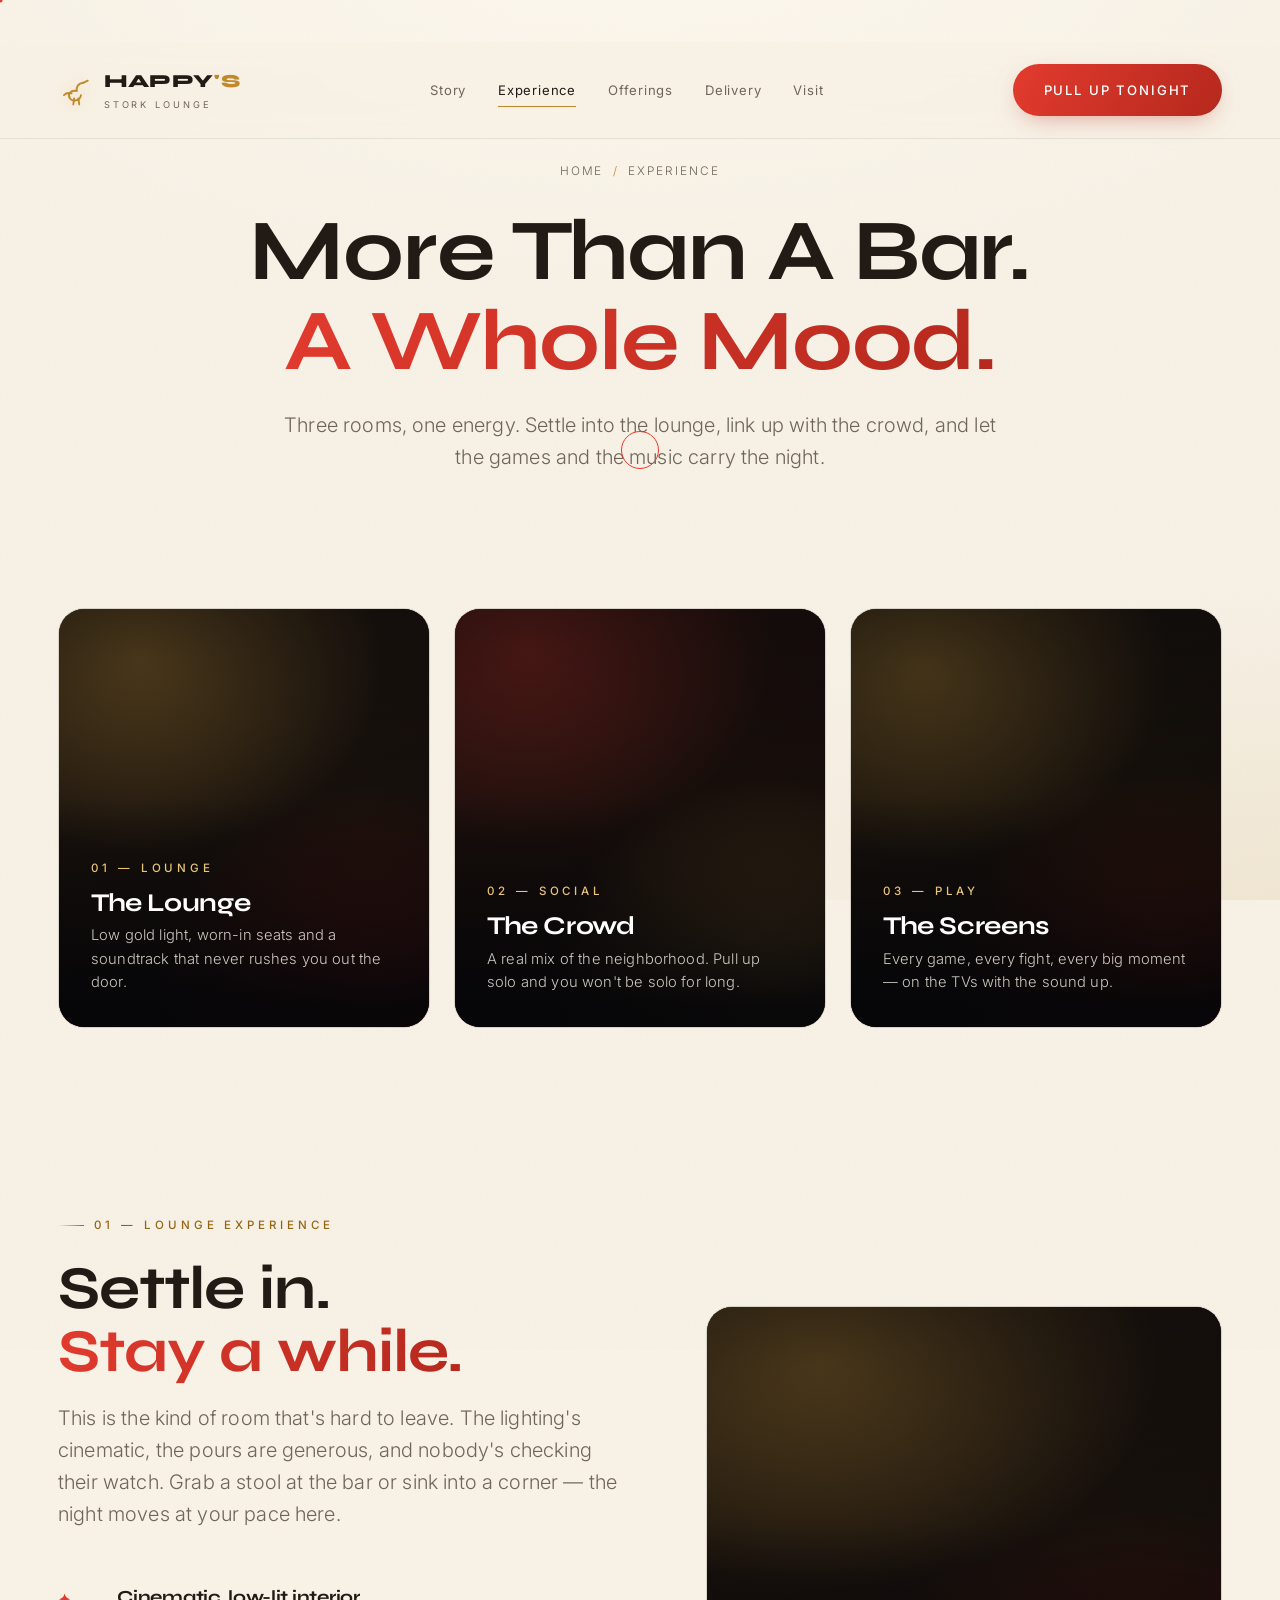
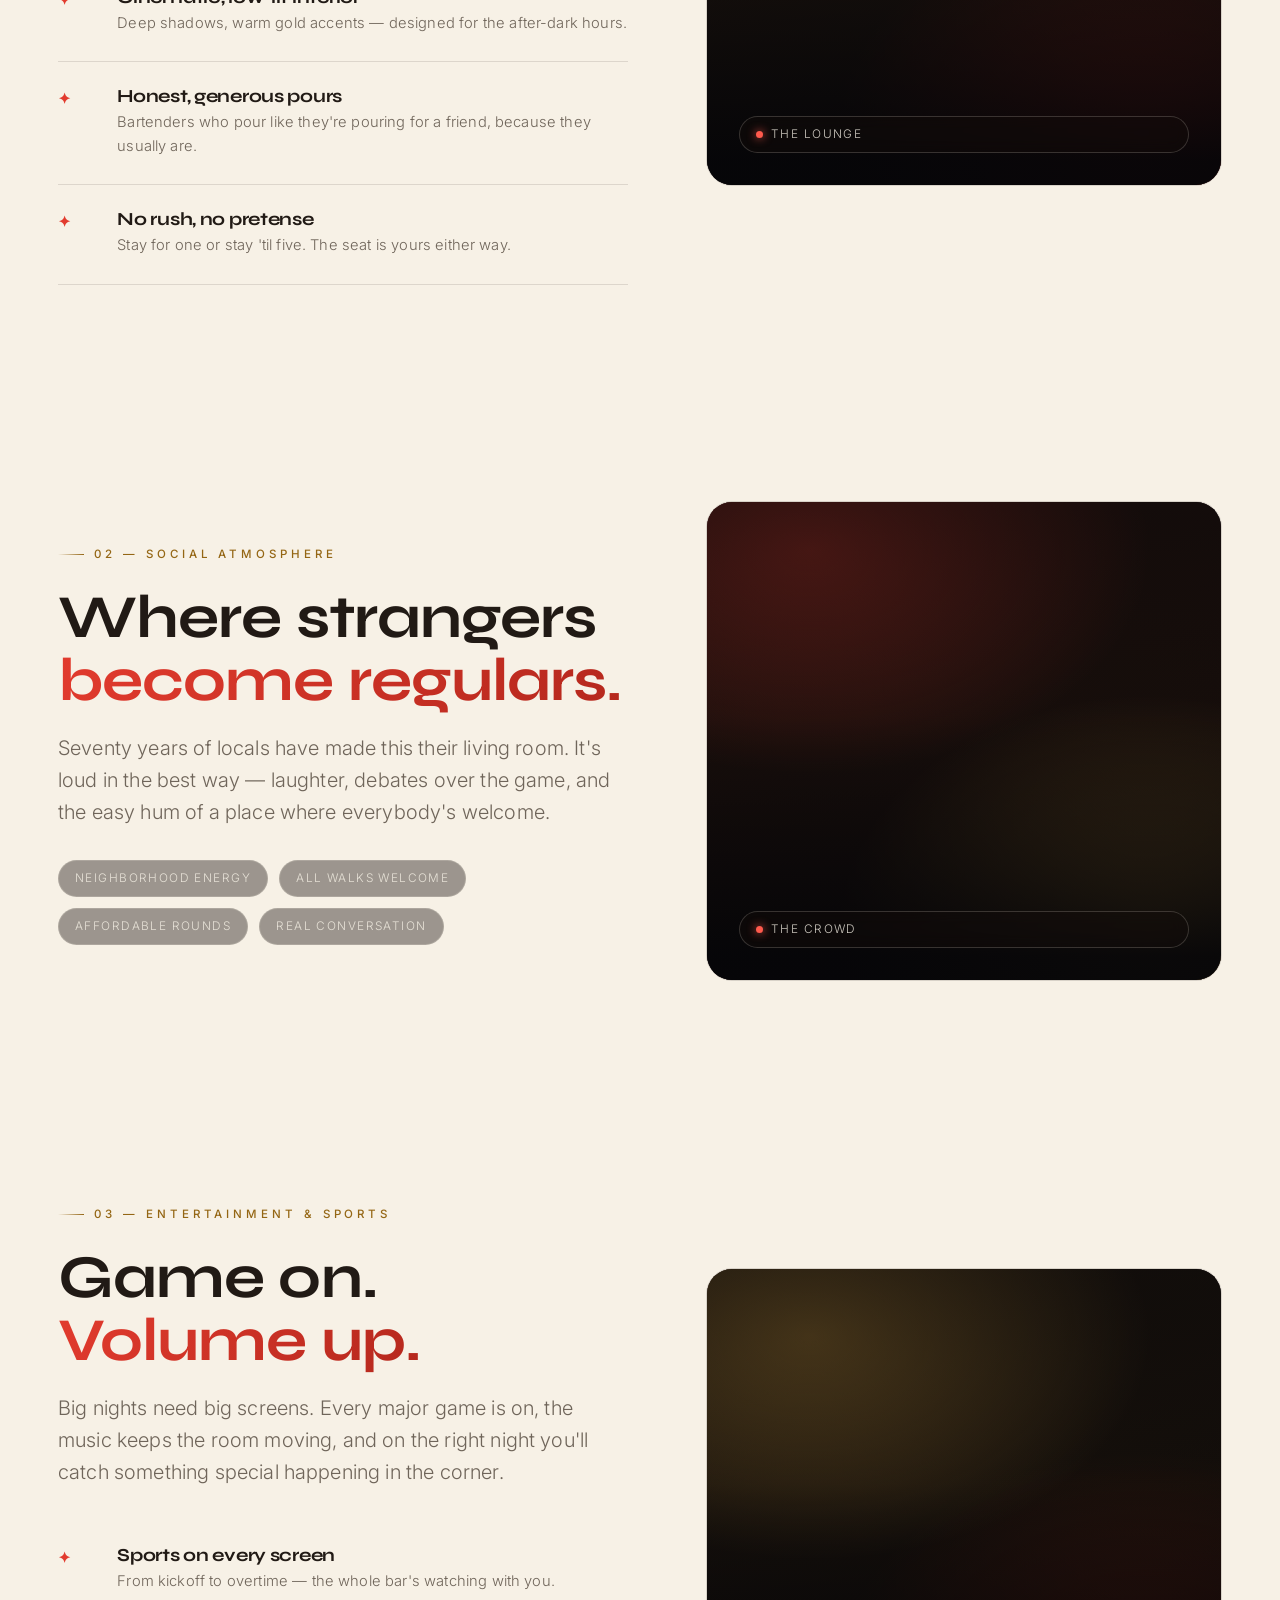
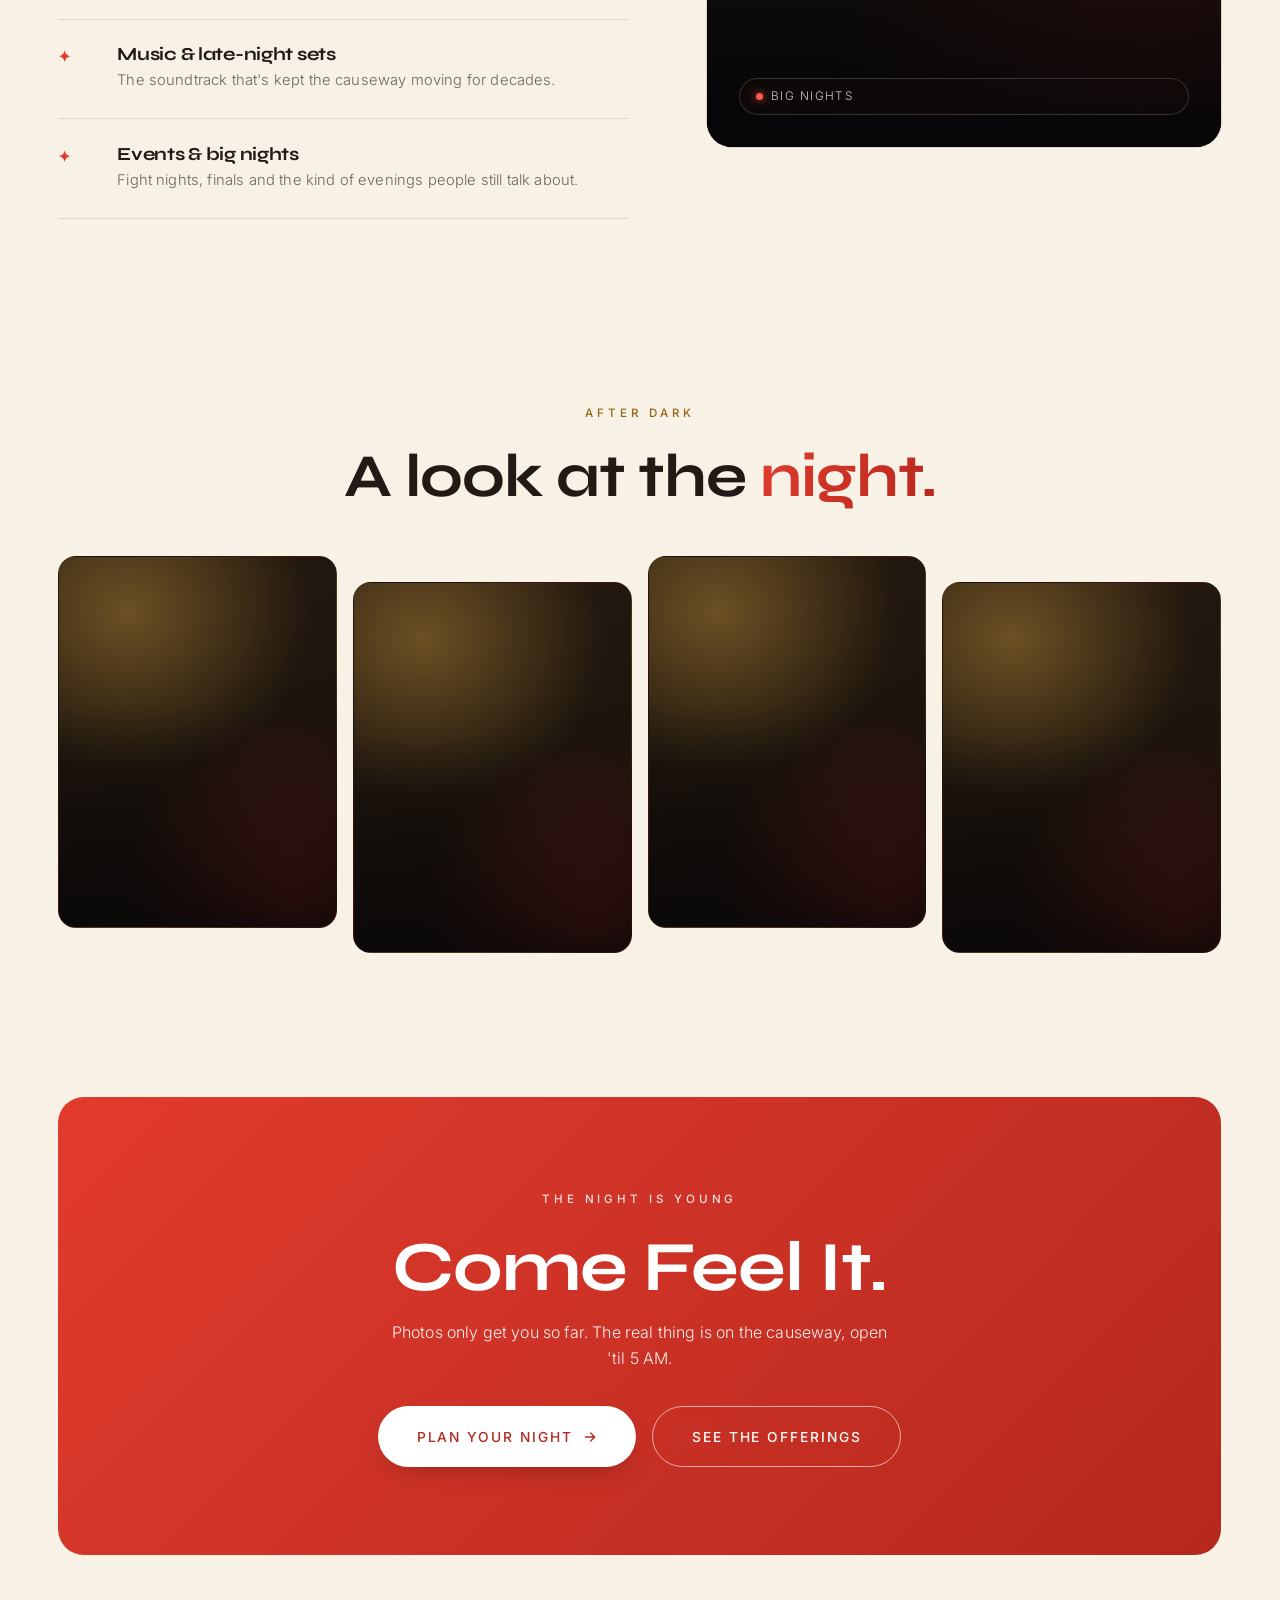
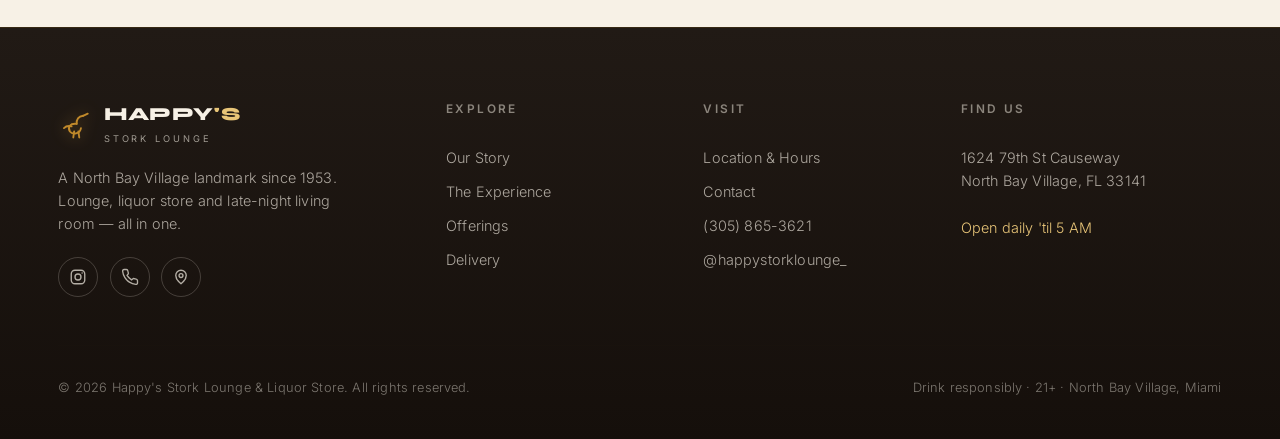
<file: experience.html>
<!DOCTYPE html>
<html lang="en">
<head>
  <meta charset="UTF-8" />
  <meta name="viewport" content="width=device-width, initial-scale=1.0" />
  <title>The Experience — Happy's Stork Lounge · Miami</title>
  <meta name="description" content="Lounge, social atmosphere and late-night entertainment. Step inside the experience at Happy's Stork Lounge, North Bay Village's original since 1953." />
  <meta name="theme-color" content="#07070a" />
  <link rel="preconnect" href="https://fonts.googleapis.com" />
  <link rel="preconnect" href="https://fonts.gstatic.com" crossorigin />
  <link rel="icon" href="data:image/svg+xml,%3Csvg xmlns='http://www.w3.org/2000/svg' viewBox='0 0 40 40'%3E%3Ctext y='32' font-size='32'%3E%F0%9F%A5%83%3C/text%3E%3C/svg%3E" />
  <link rel="stylesheet" href="assets/css/style.css" />
</head>
<body>

  <div class="preloader">
    <div class="preloader__inner">
      <div class="preloader__mark">HAPPY<span>'S</span></div>
      <div class="preloader__sub">Stork Lounge · Est. 1953</div>
      <div class="preloader__line"></div>
    </div>
  </div>

  <div class="atmosphere" aria-hidden="true">
    <span class="orb orb--gold"></span><span class="orb orb--pink"></span><span class="orb orb--cyan"></span>
  </div>
  <div class="grain" aria-hidden="true"></div>
  <div class="scroll-bar"></div>
  <div class="cursor" aria-hidden="true"></div>
  <div class="cursor-dot" aria-hidden="true"></div>

  <header class="nav">
    <div class="nav__inner container">
      <a class="brand" href="index.html" aria-label="Happy's Stork Lounge home">
        <svg class="brand__mark" viewBox="0 0 40 40" fill="none" stroke="currentColor" stroke-width="2.2" stroke-linecap="round" stroke-linejoin="round" aria-hidden="true">
          <path d="M35 9 L29.5 11.5"/><path d="M29.5 11.5 C 24 12, 21.5 16, 22 21"/>
          <path d="M22 21 C 14 20, 11 25, 14 30 C 17 34, 26 33, 27 26"/>
          <path d="M19 30 L18 37"/><path d="M24 30 L25 37"/><path d="M16 24 C 12 23, 9 24, 7 26"/>
        </svg>
        <span>HAPPY<b>'S</b><small>Stork Lounge</small></span>
      </a>
      <nav class="nav__links" aria-label="Primary">
        <a href="about.html">Story</a>
        <a href="experience.html" class="is-active">Experience</a>
        <a href="offerings.html">Offerings</a>
        <a href="delivery.html">Delivery</a>
        <a href="location.html">Visit</a>
      </nav>
      <a class="btn btn--gold nav__cta" href="contact.html" data-magnetic>Pull Up Tonight</a>
      <button class="nav__toggle" aria-label="Open menu" aria-expanded="false"><span></span><span></span><span></span></button>
    </div>
  </header>

  <div class="menu">
    <a href="about.html"><span>01</span>Story</a>
    <a href="experience.html"><span>02</span>Experience</a>
    <a href="offerings.html"><span>03</span>Offerings</a>
    <a href="delivery.html"><span>04</span>Delivery</a>
    <a href="location.html"><span>05</span>Visit</a>
    <a href="contact.html"><span>06</span>Contact</a>
    <div class="menu__footer"><span>1624 79th St Causeway</span><span>(305) 865-3621</span><span>Open 'til 5 AM</span></div>
  </div>

  <main>
    <section class="page-head">
      <div class="container">
        <div class="crumbs reveal in"><a href="index.html">Home</a> <span>/</span> Experience</div>
        <h1 class="reveal in">More Than A Bar.<br><span class="gold-text">A Whole Mood.</span></h1>
        <p class="lead mx-auto reveal in" data-delay="1">Three rooms, one energy. Settle into the lounge, link up with the crowd,
          and let the games and the music carry the night.</p>
      </div>
    </section>

    <!-- BIG FEATURE CARDS -->
    <section class="section section--tight">
      <div class="container">
        <div class="grid grid--3">
          <div class="imgcard reveal" data-delay="1">
            <div class="imgcard__bg bg--lounge" style="--photo:url('https://images.unsplash.com/photo-1470337458703-46ad1756a187?auto=format&fit=crop&w=900&q=70')"></div>
            <span class="eyebrow eyebrow--center">01 — Lounge</span>
            <h3>The Lounge</h3>
            <p>Low gold light, worn-in seats and a soundtrack that never rushes you out the door.</p>
          </div>
          <div class="imgcard reveal" data-delay="2">
            <div class="imgcard__bg bg--social" style="--photo:url('https://images.unsplash.com/photo-1543007630-9710e4a00a20?auto=format&fit=crop&w=900&q=70')"></div>
            <span class="eyebrow eyebrow--center">02 — Social</span>
            <h3>The Crowd</h3>
            <p>A real mix of the neighborhood. Pull up solo and you won't be solo for long.</p>
          </div>
          <div class="imgcard reveal" data-delay="3">
            <div class="imgcard__bg bg--sports" style="--photo:url('https://images.unsplash.com/photo-1552072092-7f9b8d63efcb?auto=format&fit=crop&w=900&q=70')"></div>
            <span class="eyebrow eyebrow--center">03 — Play</span>
            <h3>The Screens</h3>
            <p>Every game, every fight, every big moment — on the TVs with the sound up.</p>
          </div>
        </div>
      </div>
    </section>

    <!-- DETAIL 1 — LOUNGE -->
    <section class="section">
      <div class="container split">
        <div>
          <span class="eyebrow reveal">01 — Lounge Experience</span>
          <h2 class="h-xl reveal" data-delay="1">Settle in.<br><span class="gold-text">Stay a while.</span></h2>
          <p class="lead reveal" data-delay="2" style="margin-top:1.2rem">
            This is the kind of room that's hard to leave. The lighting's cinematic, the pours
            are generous, and nobody's checking their watch. Grab a stool at the bar or sink
            into a corner — the night moves at your pace here.
          </p>
          <div class="reveal" data-delay="3" style="margin-top:2rem">
            <div class="feat"><div class="feat__no">✦</div><div><h4>Cinematic, low-lit interior</h4><p>Deep shadows, warm gold accents — designed for the after-dark hours.</p></div></div>
            <div class="feat"><div class="feat__no">✦</div><div><h4>Honest, generous pours</h4><p>Bartenders who pour like they're pouring for a friend, because they usually are.</p></div></div>
            <div class="feat"><div class="feat__no">✦</div><div><h4>No rush, no pretense</h4><p>Stay for one or stay 'til five. The seat is yours either way.</p></div></div>
          </div>
        </div>
        <div class="reveal" data-delay="1">
          <div class="imgcard" style="min-height:480px">
            <div class="imgcard__bg bg--lounge" style="--photo:url('https://images.unsplash.com/photo-1572116469696-31de0f17cc34?auto=format&fit=crop&w=900&q=70')"></div>
            <span class="pill"><span class="dot"></span>The Lounge</span>
          </div>
        </div>
      </div>
    </section>

    <!-- DETAIL 2 — SOCIAL -->
    <section class="section">
      <div class="container split">
        <div class="reveal" style="order:2">
          <div class="imgcard" style="min-height:480px">
            <div class="imgcard__bg bg--social" style="--photo:url('https://images.unsplash.com/photo-1516450360452-9312f5e86fc7?auto=format&fit=crop&w=900&q=70')"></div>
            <span class="pill"><span class="dot"></span>The Crowd</span>
          </div>
        </div>
        <div style="order:1">
          <span class="eyebrow reveal">02 — Social Atmosphere</span>
          <h2 class="h-xl reveal" data-delay="1">Where strangers<br><span class="gold-text">become regulars.</span></h2>
          <p class="lead reveal" data-delay="2" style="margin-top:1.2rem">
            Seventy years of locals have made this their living room. It's loud in the best way —
            laughter, debates over the game, and the easy hum of a place where everybody's welcome.
          </p>
          <div class="badge-row reveal" data-delay="3" style="justify-content:flex-start;margin-top:2rem">
            <span class="pill">Neighborhood Energy</span>
            <span class="pill">All Walks Welcome</span>
            <span class="pill">Affordable Rounds</span>
            <span class="pill">Real Conversation</span>
          </div>
        </div>
      </div>
    </section>

    <!-- DETAIL 3 — ENTERTAINMENT -->
    <section class="section">
      <div class="container split">
        <div>
          <span class="eyebrow reveal">03 — Entertainment & Sports</span>
          <h2 class="h-xl reveal" data-delay="1">Game on.<br><span class="gold-text">Volume up.</span></h2>
          <p class="lead reveal" data-delay="2" style="margin-top:1.2rem">
            Big nights need big screens. Every major game is on, the music keeps the room moving,
            and on the right night you'll catch something special happening in the corner.
          </p>
          <div class="reveal" data-delay="3" style="margin-top:2rem">
            <div class="feat"><div class="feat__no">✦</div><div><h4>Sports on every screen</h4><p>From kickoff to overtime — the whole bar's watching with you.</p></div></div>
            <div class="feat"><div class="feat__no">✦</div><div><h4>Music & late-night sets</h4><p>The soundtrack that's kept the causeway moving for decades.</p></div></div>
            <div class="feat"><div class="feat__no">✦</div><div><h4>Events & big nights</h4><p>Fight nights, finals and the kind of evenings people still talk about.</p></div></div>
          </div>
        </div>
        <div class="reveal" data-delay="1">
          <div class="imgcard" style="min-height:480px">
            <div class="imgcard__bg bg--sports" style="--photo:url('https://images.unsplash.com/photo-1543007630-9710e4a00a20?auto=format&fit=crop&w=900&q=70')"></div>
            <span class="pill"><span class="dot"></span>Big Nights</span>
          </div>
        </div>
      </div>
    </section>

    <!-- GALLERY -->
    <section class="section section--tight">
      <div class="container">
        <div class="center" style="max-width:600px;margin:0 auto 3rem">
          <span class="eyebrow eyebrow--center reveal">After Dark</span>
          <h2 class="h-xl reveal" data-delay="1">A look at the <span class="gold-text">night.</span></h2>
        </div>
        <div class="gallery reveal">
          <a href="location.html" style="--photo:url('https://images.unsplash.com/photo-1514362545857-3bc16c4c7d1b?auto=format&fit=crop&w=600&q=70')" aria-label="Cocktails"></a>
          <a href="location.html" style="--photo:url('https://images.unsplash.com/photo-1470337458703-46ad1756a187?auto=format&fit=crop&w=600&q=70')" aria-label="The bar"></a>
          <a href="location.html" style="--photo:url('https://images.unsplash.com/photo-1572116469696-31de0f17cc34?auto=format&fit=crop&w=600&q=70')" aria-label="Spirits"></a>
          <a href="location.html" style="--photo:url('https://images.unsplash.com/photo-1551024709-8f23befc6f87?auto=format&fit=crop&w=600&q=70')" aria-label="Pour"></a>
        </div>
      </div>
    </section>

    <!-- CTA -->
    <section class="section section--tight">
      <div class="container">
        <div class="cta-band reveal">
          <span class="eyebrow eyebrow--center">The Night Is Young</span>
          <h2>Come <span class="gold-text">Feel It.</span></h2>
          <p>Photos only get you so far. The real thing is on the causeway, open 'til 5 AM.</p>
          <div class="btn-row">
            <a class="btn btn--gold btn--lg" href="location.html" data-magnetic>Plan Your Night
              <svg viewBox="0 0 24 24" fill="none" stroke="currentColor" stroke-width="2"><path d="M5 12h14M13 6l6 6-6 6" stroke-linecap="round" stroke-linejoin="round"/></svg></a>
            <a class="btn btn--ghost btn--lg" href="offerings.html">See The Offerings</a>
          </div>
        </div>
      </div>
    </section>
  </main>

  <footer class="footer">
    <div class="container">
      <div class="footer__grid">
        <div class="footer__brand">
          <a class="brand" href="index.html">
            <svg class="brand__mark" viewBox="0 0 40 40" fill="none" stroke="currentColor" stroke-width="2.2" stroke-linecap="round" stroke-linejoin="round" aria-hidden="true">
              <path d="M35 9 L29.5 11.5"/><path d="M29.5 11.5 C 24 12, 21.5 16, 22 21"/>
              <path d="M22 21 C 14 20, 11 25, 14 30 C 17 34, 26 33, 27 26"/>
              <path d="M19 30 L18 37"/><path d="M24 30 L25 37"/><path d="M16 24 C 12 23, 9 24, 7 26"/>
            </svg>
            <span>HAPPY<b>'S</b><small>Stork Lounge</small></span>
          </a>
          <p>A North Bay Village landmark since 1953. Lounge, liquor store and late-night living room — all in one.</p>
          <div class="socials">
            <a href="https://www.instagram.com/happystorklounge_/" target="_blank" rel="noopener" aria-label="Instagram"><svg viewBox="0 0 24 24" fill="none" stroke="currentColor" stroke-width="1.8"><rect x="3" y="3" width="18" height="18" rx="5"/><circle cx="12" cy="12" r="4"/><circle cx="17.5" cy="6.5" r="1" fill="currentColor" stroke="none"/></svg></a>
            <a href="tel:+13058653621" aria-label="Call"><svg viewBox="0 0 24 24" fill="none" stroke="currentColor" stroke-width="1.8"><path d="M22 16.9v3a2 2 0 0 1-2.2 2 19.8 19.8 0 0 1-8.6-3 19.5 19.5 0 0 1-6-6 19.8 19.8 0 0 1-3-8.6A2 2 0 0 1 4.1 2h3a2 2 0 0 1 2 1.7c.1.9.3 1.8.6 2.6a2 2 0 0 1-.4 2.1L8.1 9.8a16 16 0 0 0 6 6l1.4-1.2a2 2 0 0 1 2.1-.4c.8.3 1.7.5 2.6.6a2 2 0 0 1 1.7 2Z"/></svg></a>
            <a href="https://www.google.com/maps/dir/?api=1&destination=1624+79th+St+Causeway+North+Bay+Village+FL+33141" target="_blank" rel="noopener" aria-label="Directions"><svg viewBox="0 0 24 24" fill="none" stroke="currentColor" stroke-width="1.8"><path d="M12 21s-7-5.6-7-11a7 7 0 0 1 14 0c0 5.4-7 11-7 11Z"/><circle cx="12" cy="10" r="2.6"/></svg></a>
          </div>
        </div>
        <div class="footer__col"><h5>Explore</h5><a href="about.html">Our Story</a><a href="experience.html">The Experience</a><a href="offerings.html">Offerings</a><a href="delivery.html">Delivery</a></div>
        <div class="footer__col"><h5>Visit</h5><a href="location.html">Location & Hours</a><a href="contact.html">Contact</a><a href="tel:+13058653621">(305) 865-3621</a><a href="https://www.instagram.com/happystorklounge_/" target="_blank" rel="noopener">@happystorklounge_</a></div>
        <div class="footer__col"><h5>Find Us</h5><p>1624 79th St Causeway<br>North Bay Village, FL 33141</p><p style="margin-top:0.8rem;color:var(--gold-bright)">Open daily 'til 5 AM</p></div>
      </div>
      <div class="footer__bottom">
        <span>© <span data-year>2026</span> Happy's Stork Lounge & Liquor Store. All rights reserved.</span>
        <span>Drink responsibly · 21+ · North Bay Village, Miami</span>
      </div>
    </div>
  </footer>

  <script src="assets/js/main.js"></script>
</body>
</html>
</file>
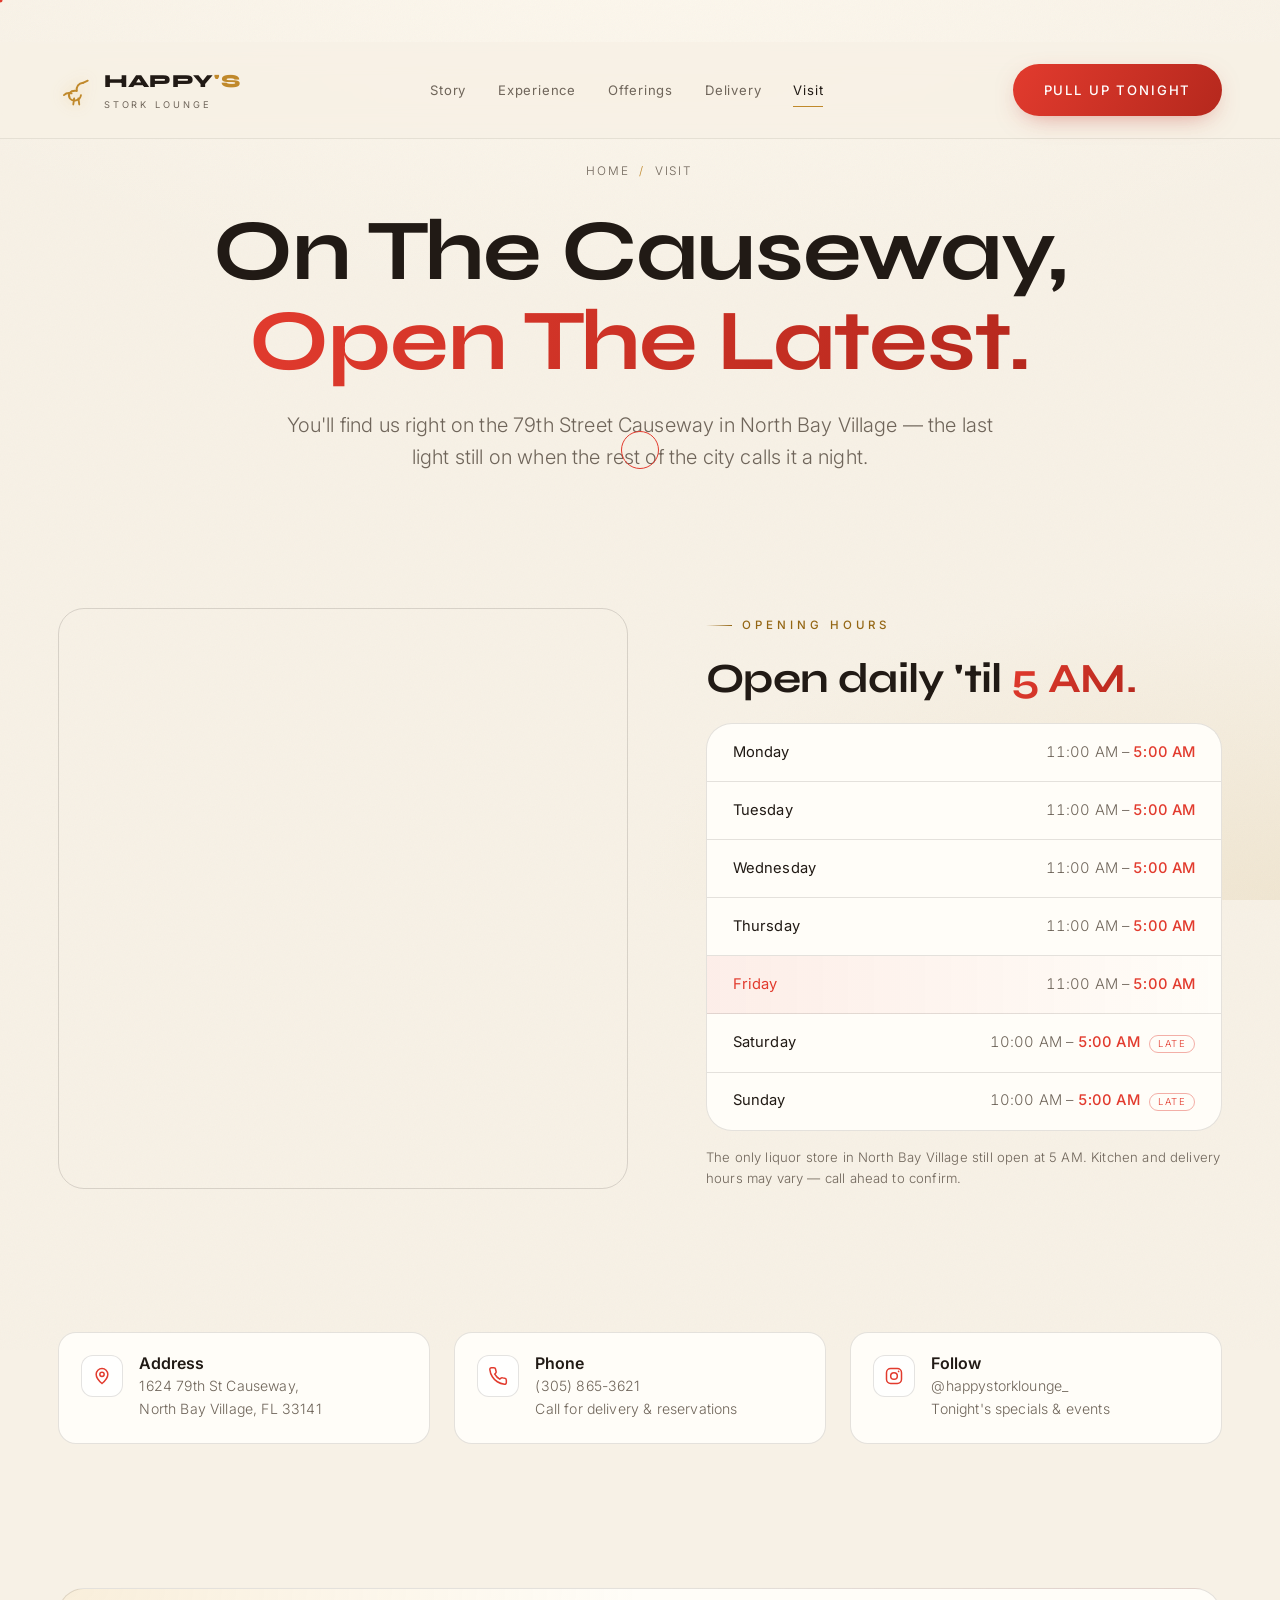
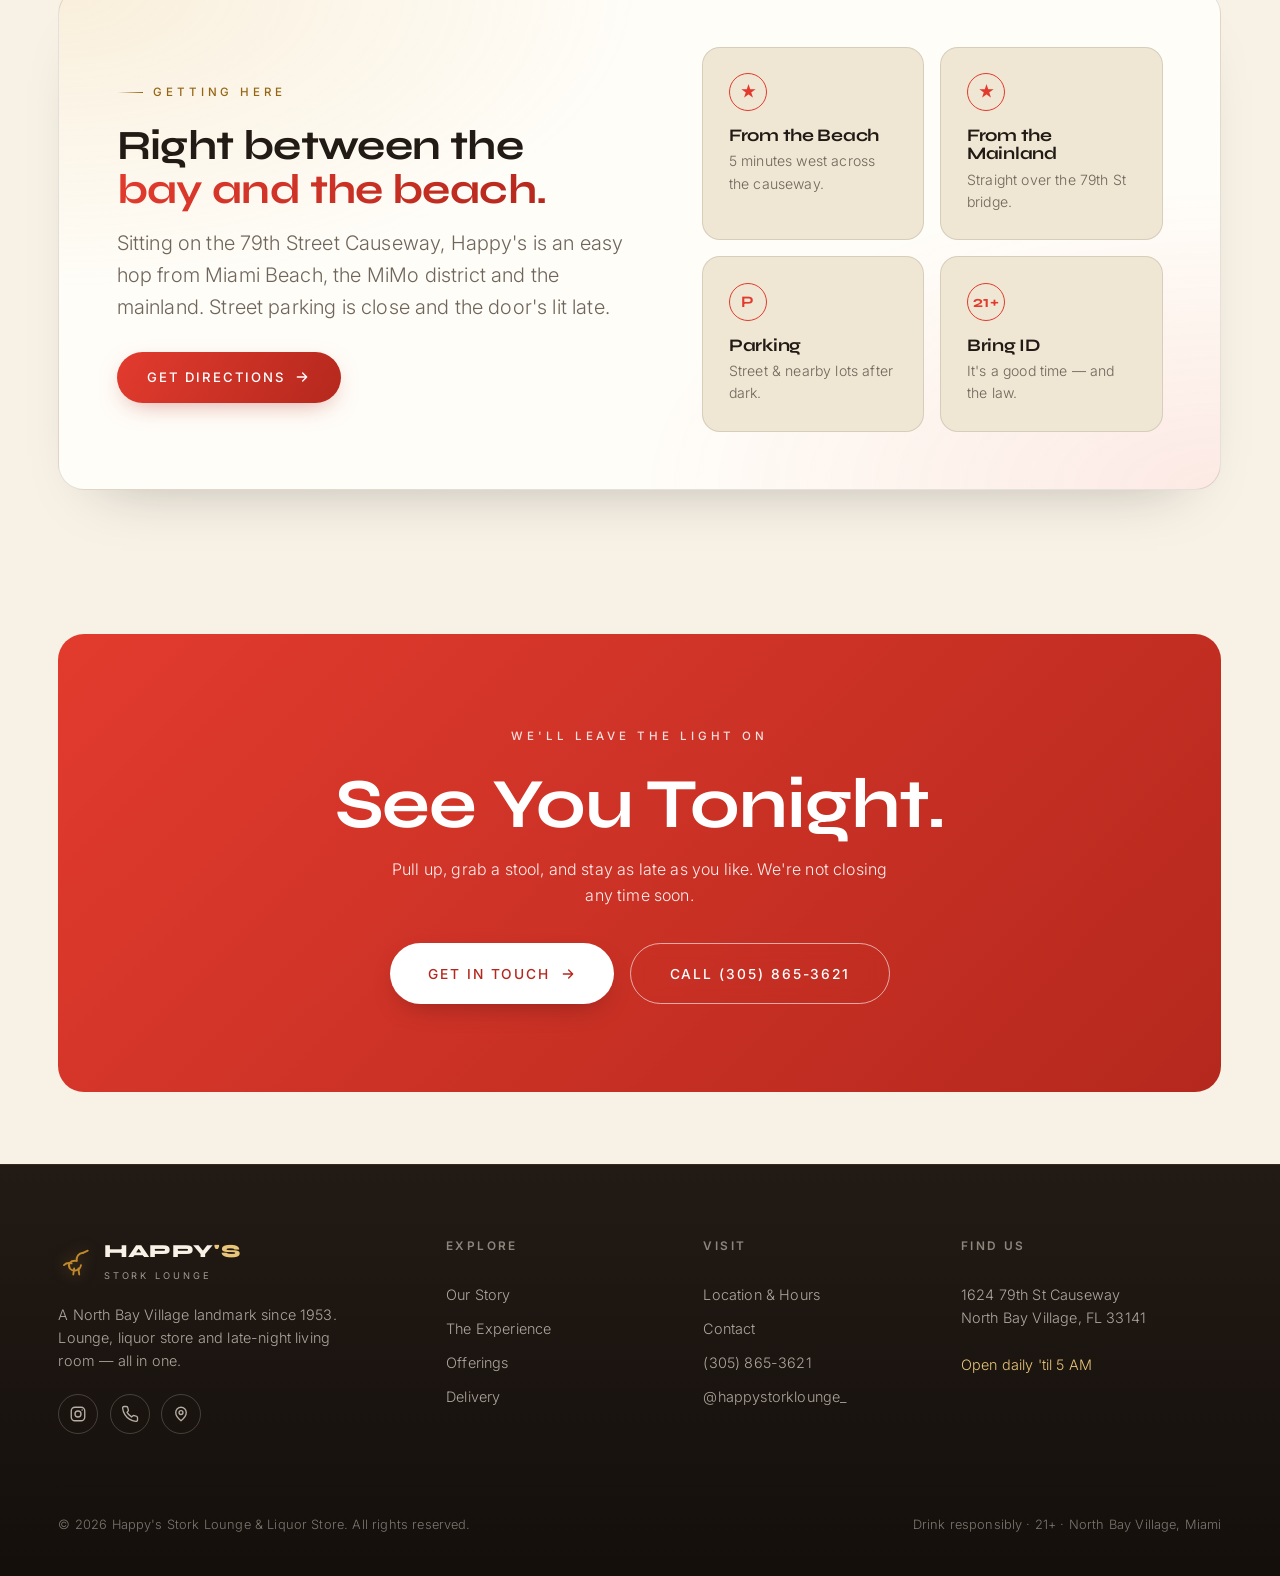
<file: location.html>
<!DOCTYPE html>
<html lang="en">
<head>
  <meta charset="UTF-8" />
  <meta name="viewport" content="width=device-width, initial-scale=1.0" />
  <title>Visit Us — Happy's Stork Lounge & Liquor Store · North Bay Village</title>
  <meta name="description" content="Find Happy's Stork Lounge at 1624 79th St Causeway, North Bay Village, FL. Open daily until 5 AM. Map, directions, hours and parking." />
  <meta name="theme-color" content="#07070a" />
  <link rel="preconnect" href="https://fonts.googleapis.com" />
  <link rel="preconnect" href="https://fonts.gstatic.com" crossorigin />
  <link rel="icon" href="data:image/svg+xml,%3Csvg xmlns='http://www.w3.org/2000/svg' viewBox='0 0 40 40'%3E%3Ctext y='32' font-size='32'%3E%F0%9F%A5%83%3C/text%3E%3C/svg%3E" />
  <link rel="stylesheet" href="assets/css/style.css" />
</head>
<body>

  <div class="preloader">
    <div class="preloader__inner">
      <div class="preloader__mark">HAPPY<span>'S</span></div>
      <div class="preloader__sub">Stork Lounge · Est. 1953</div>
      <div class="preloader__line"></div>
    </div>
  </div>

  <div class="atmosphere" aria-hidden="true">
    <span class="orb orb--gold"></span><span class="orb orb--pink"></span><span class="orb orb--cyan"></span>
  </div>
  <div class="grain" aria-hidden="true"></div>
  <div class="scroll-bar"></div>
  <div class="cursor" aria-hidden="true"></div>
  <div class="cursor-dot" aria-hidden="true"></div>

  <header class="nav">
    <div class="nav__inner container">
      <a class="brand" href="index.html" aria-label="Happy's Stork Lounge home">
        <svg class="brand__mark" viewBox="0 0 40 40" fill="none" stroke="currentColor" stroke-width="2.2" stroke-linecap="round" stroke-linejoin="round" aria-hidden="true">
          <path d="M35 9 L29.5 11.5"/><path d="M29.5 11.5 C 24 12, 21.5 16, 22 21"/>
          <path d="M22 21 C 14 20, 11 25, 14 30 C 17 34, 26 33, 27 26"/>
          <path d="M19 30 L18 37"/><path d="M24 30 L25 37"/><path d="M16 24 C 12 23, 9 24, 7 26"/>
        </svg>
        <span>HAPPY<b>'S</b><small>Stork Lounge</small></span>
      </a>
      <nav class="nav__links" aria-label="Primary">
        <a href="about.html">Story</a>
        <a href="experience.html">Experience</a>
        <a href="offerings.html">Offerings</a>
        <a href="delivery.html">Delivery</a>
        <a href="location.html" class="is-active">Visit</a>
      </nav>
      <a class="btn btn--gold nav__cta" href="contact.html" data-magnetic>Pull Up Tonight</a>
      <button class="nav__toggle" aria-label="Open menu" aria-expanded="false"><span></span><span></span><span></span></button>
    </div>
  </header>

  <div class="menu">
    <a href="about.html"><span>01</span>Story</a>
    <a href="experience.html"><span>02</span>Experience</a>
    <a href="offerings.html"><span>03</span>Offerings</a>
    <a href="delivery.html"><span>04</span>Delivery</a>
    <a href="location.html"><span>05</span>Visit</a>
    <a href="contact.html"><span>06</span>Contact</a>
    <div class="menu__footer"><span>1624 79th St Causeway</span><span>(305) 865-3621</span><span>Open 'til 5 AM</span></div>
  </div>

  <main>
    <section class="page-head">
      <div class="container">
        <div class="crumbs reveal in"><a href="index.html">Home</a> <span>/</span> Visit</div>
        <h1 class="reveal in">On The Causeway,<br><span class="gold-text">Open The Latest.</span></h1>
        <p class="lead mx-auto reveal in" data-delay="1">You'll find us right on the 79th Street Causeway in North Bay Village —
          the last light still on when the rest of the city calls it a night.</p>
      </div>
    </section>

    <!-- MAP + HOURS -->
    <section class="section section--tight">
      <div class="container split" style="align-items:stretch">
        <div class="reveal map-frame">
          <iframe
            title="Happy's Stork Lounge location map"
            src="https://www.google.com/maps?q=1624+79th+St+Causeway,+North+Bay+Village,+FL+33141&output=embed"
            loading="lazy" referrerpolicy="no-referrer-when-downgrade"></iframe>
        </div>
        <div class="reveal" data-delay="1">
          <span class="eyebrow">Opening Hours</span>
          <h2 class="h-lg" style="margin-bottom:1.4rem">Open daily 'til <span class="gold-text">5 AM.</span></h2>
          <div class="hours">
            <div class="hours__row" data-days="1"><span class="day">Monday</span><span class="time">11:00 AM – <b>5:00 AM</b></span></div>
            <div class="hours__row" data-days="2"><span class="day">Tuesday</span><span class="time">11:00 AM – <b>5:00 AM</b></span></div>
            <div class="hours__row" data-days="3"><span class="day">Wednesday</span><span class="time">11:00 AM – <b>5:00 AM</b></span></div>
            <div class="hours__row" data-days="4"><span class="day">Thursday</span><span class="time">11:00 AM – <b>5:00 AM</b></span></div>
            <div class="hours__row" data-days="5"><span class="day">Friday</span><span class="time">11:00 AM – <b>5:00 AM</b></span></div>
            <div class="hours__row" data-days="6"><span class="day">Saturday</span><span class="time">10:00 AM – <b>5:00 AM</b><span class="hours__tag">Late</span></span></div>
            <div class="hours__row" data-days="0"><span class="day">Sunday</span><span class="time">10:00 AM – <b>5:00 AM</b><span class="hours__tag">Late</span></span></div>
          </div>
          <p class="form__note" style="margin-top:1rem">The only liquor store in North Bay Village still open at 5 AM. Kitchen and delivery hours may vary — call ahead to confirm.</p>
        </div>
      </div>
    </section>

    <!-- INFO CARDS -->
    <section class="section section--tight">
      <div class="container">
        <div class="grid grid--3">
          <div class="info-card reveal" data-delay="1">
            <span class="ic"><svg viewBox="0 0 24 24" fill="none" stroke="currentColor" stroke-width="1.8"><path d="M12 21s-7-5.6-7-11a7 7 0 0 1 14 0c0 5.4-7 11-7 11Z"/><circle cx="12" cy="10" r="2.6"/></svg></span>
            <div><h4>Address</h4><p><a href="https://www.google.com/maps/dir/?api=1&destination=1624+79th+St+Causeway+North+Bay+Village+FL+33141" target="_blank" rel="noopener">1624 79th St Causeway,<br>North Bay Village, FL 33141</a></p></div>
          </div>
          <div class="info-card reveal" data-delay="2">
            <span class="ic"><svg viewBox="0 0 24 24" fill="none" stroke="currentColor" stroke-width="1.8"><path d="M22 16.9v3a2 2 0 0 1-2.2 2 19.8 19.8 0 0 1-8.6-3 19.5 19.5 0 0 1-6-6 19.8 19.8 0 0 1-3-8.6A2 2 0 0 1 4.1 2h3a2 2 0 0 1 2 1.7c.1.9.3 1.8.6 2.6a2 2 0 0 1-.4 2.1L8.1 9.8a16 16 0 0 0 6 6l1.4-1.2a2 2 0 0 1 2.1-.4c.8.3 1.7.5 2.6.6a2 2 0 0 1 1.7 2Z"/></svg></span>
            <div><h4>Phone</h4><p><a href="tel:+13058653621">(305) 865-3621</a><br>Call for delivery & reservations</p></div>
          </div>
          <div class="info-card reveal" data-delay="3">
            <span class="ic"><svg viewBox="0 0 24 24" fill="none" stroke="currentColor" stroke-width="1.8"><rect x="3" y="3" width="18" height="18" rx="5"/><circle cx="12" cy="12" r="4"/><circle cx="17.5" cy="6.5" r="1" fill="currentColor" stroke="none"/></svg></span>
            <div><h4>Follow</h4><p><a href="https://www.instagram.com/happystorklounge_/" target="_blank" rel="noopener">@happystorklounge_</a><br>Tonight's specials & events</p></div>
          </div>
        </div>
      </div>
    </section>

    <!-- GETTING HERE -->
    <section class="section section--tight">
      <div class="container">
        <div class="panel reveal">
          <div class="split" style="align-items:center">
            <div>
              <span class="eyebrow">Getting Here</span>
              <h2 class="h-lg" style="margin-bottom:1rem">Right between the<br><span class="gold-text">bay and the beach.</span></h2>
              <p class="lead">Sitting on the 79th Street Causeway, Happy's is an easy hop from Miami Beach,
                the MiMo district and the mainland. Street parking is close and the door's lit late.</p>
              <div class="btn-row" style="margin-top:1.8rem">
                <a class="btn btn--gold" href="https://www.google.com/maps/dir/?api=1&destination=1624+79th+St+Causeway+North+Bay+Village+FL+33141" target="_blank" rel="noopener" data-magnetic>Get Directions
                  <svg viewBox="0 0 24 24" fill="none" stroke="currentColor" stroke-width="2"><path d="M5 12h14M13 6l6 6-6 6" stroke-linecap="round" stroke-linejoin="round"/></svg></a>
              </div>
            </div>
            <div class="grid grid--2" style="gap:1rem">
              <div class="step" style="margin:0"><b>★</b><h4>From the Beach</h4><p>5 minutes west across the causeway.</p></div>
              <div class="step" style="margin:0"><b>★</b><h4>From the Mainland</h4><p>Straight over the 79th St bridge.</p></div>
              <div class="step" style="margin:0"><b>P</b><h4>Parking</h4><p>Street & nearby lots after dark.</p></div>
              <div class="step" style="margin:0"><b>21+</b><h4>Bring ID</h4><p>It's a good time — and the law.</p></div>
            </div>
          </div>
        </div>
      </div>
    </section>

    <!-- CTA -->
    <section class="section section--tight">
      <div class="container">
        <div class="cta-band reveal">
          <span class="eyebrow eyebrow--center">We'll Leave The Light On</span>
          <h2>See You <span class="gold-text">Tonight.</span></h2>
          <p>Pull up, grab a stool, and stay as late as you like. We're not closing any time soon.</p>
          <div class="btn-row">
            <a class="btn btn--gold btn--lg" href="contact.html" data-magnetic>Get In Touch
              <svg viewBox="0 0 24 24" fill="none" stroke="currentColor" stroke-width="2"><path d="M5 12h14M13 6l6 6-6 6" stroke-linecap="round" stroke-linejoin="round"/></svg></a>
            <a class="btn btn--ghost btn--lg" href="tel:+13058653621">Call (305) 865-3621</a>
          </div>
        </div>
      </div>
    </section>
  </main>

  <footer class="footer">
    <div class="container">
      <div class="footer__grid">
        <div class="footer__brand">
          <a class="brand" href="index.html">
            <svg class="brand__mark" viewBox="0 0 40 40" fill="none" stroke="currentColor" stroke-width="2.2" stroke-linecap="round" stroke-linejoin="round" aria-hidden="true">
              <path d="M35 9 L29.5 11.5"/><path d="M29.5 11.5 C 24 12, 21.5 16, 22 21"/>
              <path d="M22 21 C 14 20, 11 25, 14 30 C 17 34, 26 33, 27 26"/>
              <path d="M19 30 L18 37"/><path d="M24 30 L25 37"/><path d="M16 24 C 12 23, 9 24, 7 26"/>
            </svg>
            <span>HAPPY<b>'S</b><small>Stork Lounge</small></span>
          </a>
          <p>A North Bay Village landmark since 1953. Lounge, liquor store and late-night living room — all in one.</p>
          <div class="socials">
            <a href="https://www.instagram.com/happystorklounge_/" target="_blank" rel="noopener" aria-label="Instagram"><svg viewBox="0 0 24 24" fill="none" stroke="currentColor" stroke-width="1.8"><rect x="3" y="3" width="18" height="18" rx="5"/><circle cx="12" cy="12" r="4"/><circle cx="17.5" cy="6.5" r="1" fill="currentColor" stroke="none"/></svg></a>
            <a href="tel:+13058653621" aria-label="Call"><svg viewBox="0 0 24 24" fill="none" stroke="currentColor" stroke-width="1.8"><path d="M22 16.9v3a2 2 0 0 1-2.2 2 19.8 19.8 0 0 1-8.6-3 19.5 19.5 0 0 1-6-6 19.8 19.8 0 0 1-3-8.6A2 2 0 0 1 4.1 2h3a2 2 0 0 1 2 1.7c.1.9.3 1.8.6 2.6a2 2 0 0 1-.4 2.1L8.1 9.8a16 16 0 0 0 6 6l1.4-1.2a2 2 0 0 1 2.1-.4c.8.3 1.7.5 2.6.6a2 2 0 0 1 1.7 2Z"/></svg></a>
            <a href="https://www.google.com/maps/dir/?api=1&destination=1624+79th+St+Causeway+North+Bay+Village+FL+33141" target="_blank" rel="noopener" aria-label="Directions"><svg viewBox="0 0 24 24" fill="none" stroke="currentColor" stroke-width="1.8"><path d="M12 21s-7-5.6-7-11a7 7 0 0 1 14 0c0 5.4-7 11-7 11Z"/><circle cx="12" cy="10" r="2.6"/></svg></a>
          </div>
        </div>
        <div class="footer__col"><h5>Explore</h5><a href="about.html">Our Story</a><a href="experience.html">The Experience</a><a href="offerings.html">Offerings</a><a href="delivery.html">Delivery</a></div>
        <div class="footer__col"><h5>Visit</h5><a href="location.html">Location & Hours</a><a href="contact.html">Contact</a><a href="tel:+13058653621">(305) 865-3621</a><a href="https://www.instagram.com/happystorklounge_/" target="_blank" rel="noopener">@happystorklounge_</a></div>
        <div class="footer__col"><h5>Find Us</h5><p>1624 79th St Causeway<br>North Bay Village, FL 33141</p><p style="margin-top:0.8rem;color:var(--gold-bright)">Open daily 'til 5 AM</p></div>
      </div>
      <div class="footer__bottom">
        <span>© <span data-year>2026</span> Happy's Stork Lounge & Liquor Store. All rights reserved.</span>
        <span>Drink responsibly · 21+ · North Bay Village, Miami</span>
      </div>
    </div>
  </footer>

  <script src="assets/js/main.js"></script>
</body>
</html>
</file>
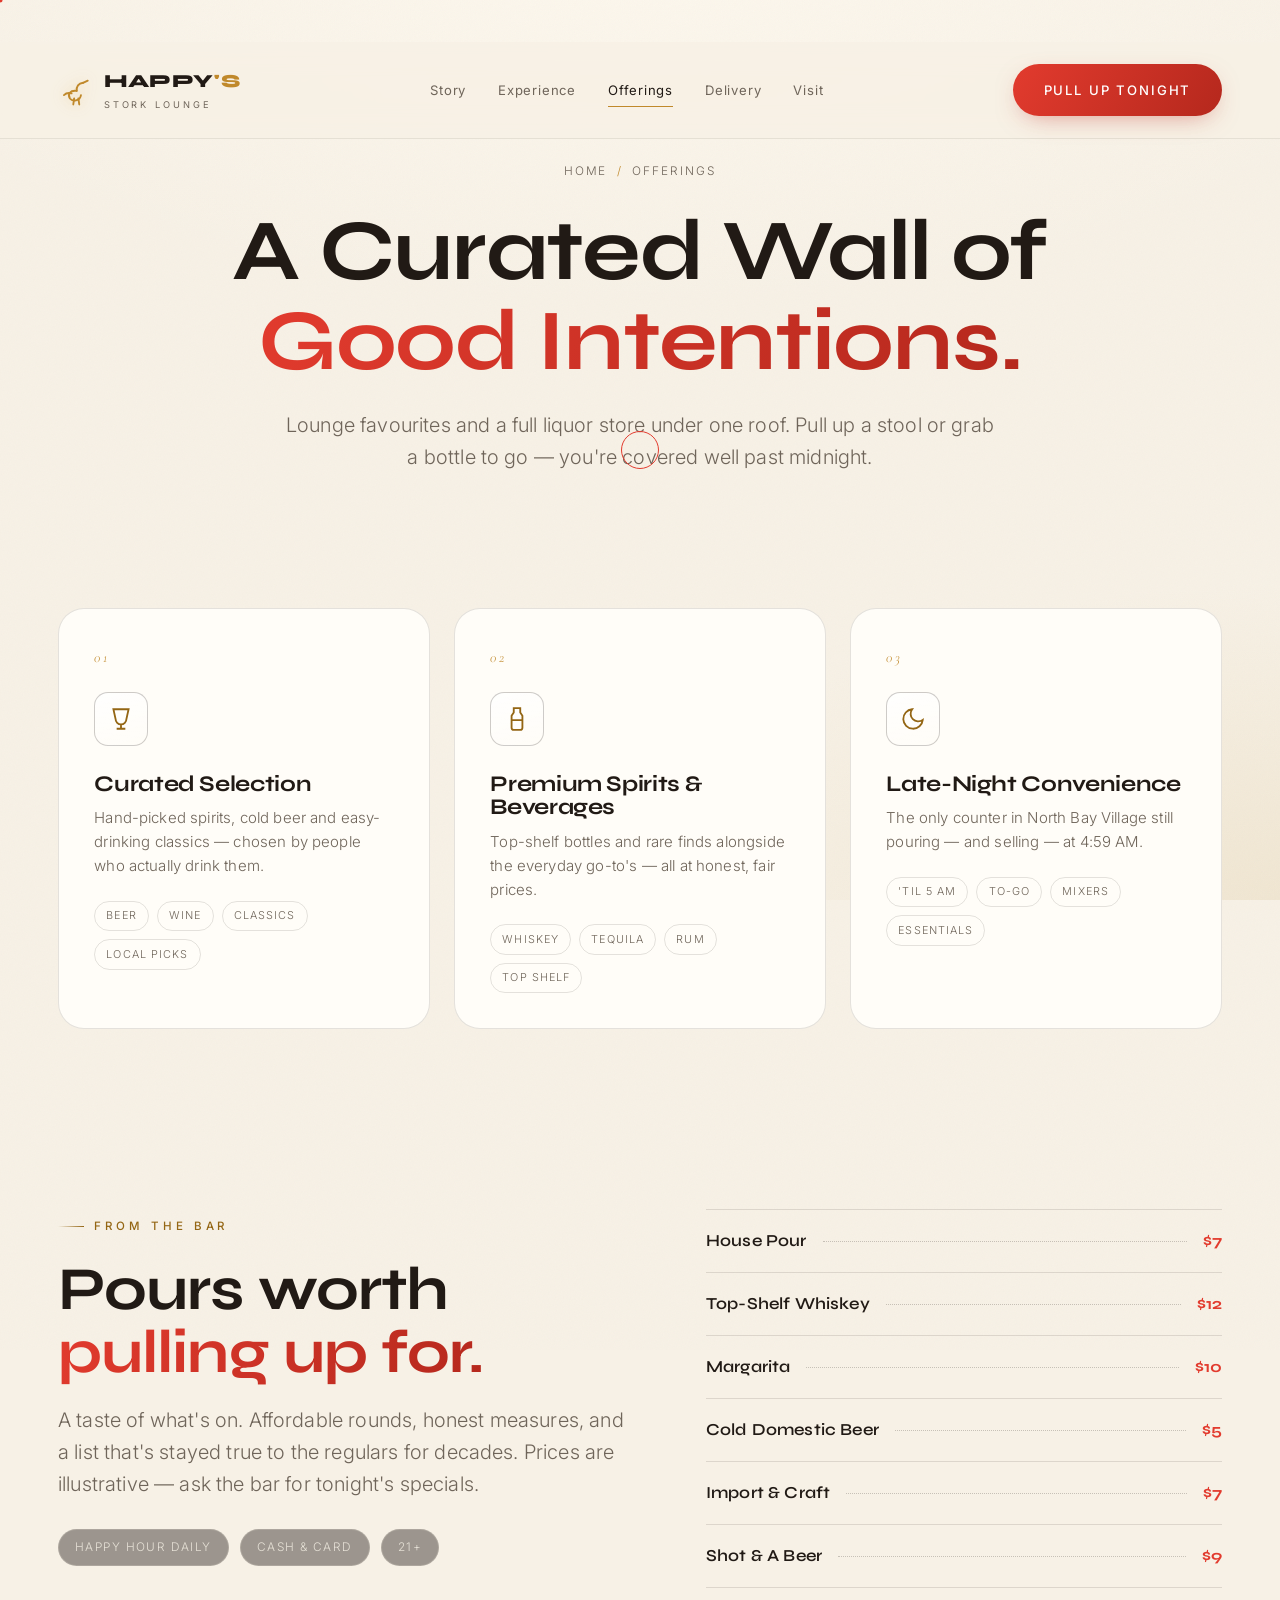
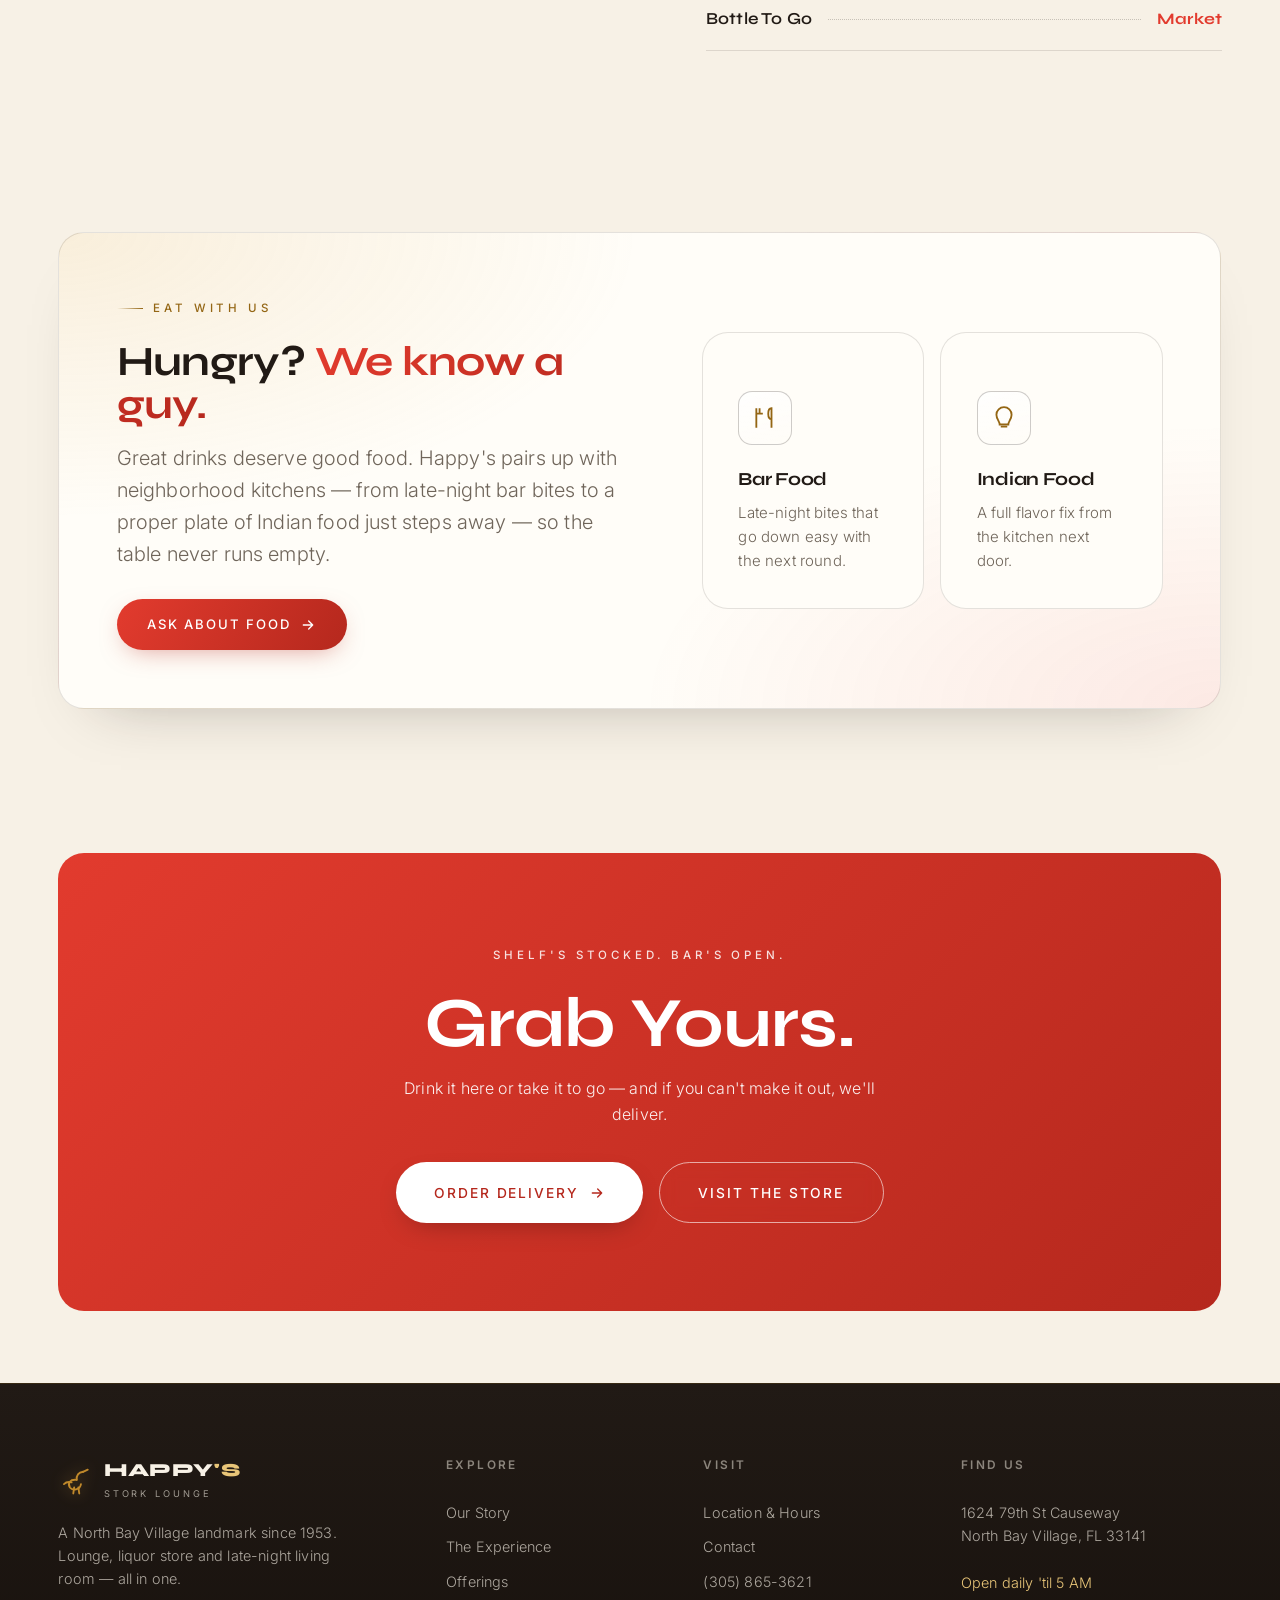
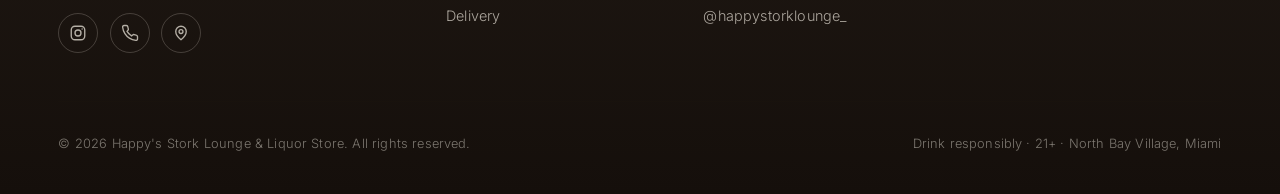
<file: offerings.html>
<!DOCTYPE html>
<html lang="en">
<head>
  <meta charset="UTF-8" />
  <meta name="viewport" content="width=device-width, initial-scale=1.0" />
  <title>Offerings — Happy's Stork Lounge & Liquor Store · Miami</title>
  <meta name="description" content="A curated selection of premium spirits and beverages, plus late-night convenience. Lounge favourites and a full liquor store under one roof at Happy's." />
  <meta name="theme-color" content="#07070a" />
  <link rel="preconnect" href="https://fonts.googleapis.com" />
  <link rel="preconnect" href="https://fonts.gstatic.com" crossorigin />
  <link rel="icon" href="data:image/svg+xml,%3Csvg xmlns='http://www.w3.org/2000/svg' viewBox='0 0 40 40'%3E%3Ctext y='32' font-size='32'%3E%F0%9F%A5%83%3C/text%3E%3C/svg%3E" />
  <link rel="stylesheet" href="assets/css/style.css" />
</head>
<body>

  <div class="preloader">
    <div class="preloader__inner">
      <div class="preloader__mark">HAPPY<span>'S</span></div>
      <div class="preloader__sub">Stork Lounge · Est. 1953</div>
      <div class="preloader__line"></div>
    </div>
  </div>

  <div class="atmosphere" aria-hidden="true">
    <span class="orb orb--gold"></span><span class="orb orb--pink"></span><span class="orb orb--cyan"></span>
  </div>
  <div class="grain" aria-hidden="true"></div>
  <div class="scroll-bar"></div>
  <div class="cursor" aria-hidden="true"></div>
  <div class="cursor-dot" aria-hidden="true"></div>

  <header class="nav">
    <div class="nav__inner container">
      <a class="brand" href="index.html" aria-label="Happy's Stork Lounge home">
        <svg class="brand__mark" viewBox="0 0 40 40" fill="none" stroke="currentColor" stroke-width="2.2" stroke-linecap="round" stroke-linejoin="round" aria-hidden="true">
          <path d="M35 9 L29.5 11.5"/><path d="M29.5 11.5 C 24 12, 21.5 16, 22 21"/>
          <path d="M22 21 C 14 20, 11 25, 14 30 C 17 34, 26 33, 27 26"/>
          <path d="M19 30 L18 37"/><path d="M24 30 L25 37"/><path d="M16 24 C 12 23, 9 24, 7 26"/>
        </svg>
        <span>HAPPY<b>'S</b><small>Stork Lounge</small></span>
      </a>
      <nav class="nav__links" aria-label="Primary">
        <a href="about.html">Story</a>
        <a href="experience.html">Experience</a>
        <a href="offerings.html" class="is-active">Offerings</a>
        <a href="delivery.html">Delivery</a>
        <a href="location.html">Visit</a>
      </nav>
      <a class="btn btn--gold nav__cta" href="contact.html" data-magnetic>Pull Up Tonight</a>
      <button class="nav__toggle" aria-label="Open menu" aria-expanded="false"><span></span><span></span><span></span></button>
    </div>
  </header>

  <div class="menu">
    <a href="about.html"><span>01</span>Story</a>
    <a href="experience.html"><span>02</span>Experience</a>
    <a href="offerings.html"><span>03</span>Offerings</a>
    <a href="delivery.html"><span>04</span>Delivery</a>
    <a href="location.html"><span>05</span>Visit</a>
    <a href="contact.html"><span>06</span>Contact</a>
    <div class="menu__footer"><span>1624 79th St Causeway</span><span>(305) 865-3621</span><span>Open 'til 5 AM</span></div>
  </div>

  <main>
    <section class="page-head">
      <div class="container">
        <div class="crumbs reveal in"><a href="index.html">Home</a> <span>/</span> Offerings</div>
        <h1 class="reveal in">A Curated Wall of<br><span class="gold-text">Good Intentions.</span></h1>
        <p class="lead mx-auto reveal in" data-delay="1">Lounge favourites and a full liquor store under one roof.
          Pull up a stool or grab a bottle to go — you're covered well past midnight.</p>
      </div>
    </section>

    <!-- THREE PILLARS -->
    <section class="section section--tight">
      <div class="container">
        <div class="grid grid--3">
          <div class="card reveal" data-delay="1">
            <span class="card__num">01</span>
            <div class="card__icon"><svg viewBox="0 0 24 24" fill="none" stroke="currentColor" stroke-width="1.7"><path d="M5 3h14l-2 9a5 5 0 0 1-10 0L5 3zM12 17v4M8 21h8"/></svg></div>
            <h3>Curated Selection</h3>
            <p>Hand-picked spirits, cold beer and easy-drinking classics — chosen by people who actually drink them.</p>
            <div class="card__tags"><span>Beer</span><span>Wine</span><span>Classics</span><span>Local Picks</span></div>
          </div>
          <div class="card reveal" data-delay="2">
            <span class="card__num">02</span>
            <div class="card__icon"><svg viewBox="0 0 24 24" fill="none" stroke="currentColor" stroke-width="1.7"><path d="M9 2h6v4l2 3v11a2 2 0 0 1-2 2H9a2 2 0 0 1-2-2V9l2-3V2zM7 13h10"/></svg></div>
            <h3>Premium Spirits & Beverages</h3>
            <p>Top-shelf bottles and rare finds alongside the everyday go-to's — all at honest, fair prices.</p>
            <div class="card__tags"><span>Whiskey</span><span>Tequila</span><span>Rum</span><span>Top Shelf</span></div>
          </div>
          <div class="card reveal" data-delay="3">
            <span class="card__num">03</span>
            <div class="card__icon"><svg viewBox="0 0 24 24" fill="none" stroke="currentColor" stroke-width="1.7"><path d="M21 12.8A9 9 0 1 1 11.2 3a7 7 0 0 0 9.8 9.8z"/></svg></div>
            <h3>Late-Night Convenience</h3>
            <p>The only counter in North Bay Village still pouring — and selling — at 4:59 AM.</p>
            <div class="card__tags"><span>'til 5 AM</span><span>To-Go</span><span>Mixers</span><span>Essentials</span></div>
          </div>
        </div>
      </div>
    </section>

    <!-- MENU PREVIEW -->
    <section class="section">
      <div class="container split" style="align-items:start">
        <div>
          <span class="eyebrow reveal">From The Bar</span>
          <h2 class="h-xl reveal" data-delay="1">Pours worth<br><span class="gold-text">pulling up for.</span></h2>
          <p class="lead reveal" data-delay="2" style="margin-top:1.2rem">
            A taste of what's on. Affordable rounds, honest measures, and a list that's stayed
            true to the regulars for decades. Prices are illustrative — ask the bar for tonight's specials.
          </p>
          <div class="badge-row reveal" data-delay="3" style="justify-content:flex-start;margin-top:1.8rem">
            <span class="pill">Happy Hour Daily</span>
            <span class="pill">Cash & Card</span>
            <span class="pill">21+</span>
          </div>
        </div>
        <div class="reveal" data-delay="1">
          <div class="menu-list">
            <div class="menu-list__row"><span class="name">House Pour</span><span class="dots"></span><span class="price">$7</span></div>
            <div class="menu-list__row"><span class="name">Top-Shelf Whiskey</span><span class="dots"></span><span class="price">$12</span></div>
            <div class="menu-list__row"><span class="name">Margarita</span><span class="dots"></span><span class="price">$10</span></div>
            <div class="menu-list__row"><span class="name">Cold Domestic Beer</span><span class="dots"></span><span class="price">$5</span></div>
            <div class="menu-list__row"><span class="name">Import & Craft</span><span class="dots"></span><span class="price">$7</span></div>
            <div class="menu-list__row"><span class="name">Shot & A Beer</span><span class="dots"></span><span class="price">$9</span></div>
            <div class="menu-list__row"><span class="name">Bottle To Go</span><span class="dots"></span><span class="price">Market</span></div>
          </div>
        </div>
      </div>
    </section>

    <!-- FOOD PARTNERSHIPS -->
    <section class="section section--tight">
      <div class="container">
        <div class="panel reveal">
          <div class="split" style="align-items:center">
            <div>
              <span class="eyebrow">Eat With Us</span>
              <h2 class="h-lg" style="margin-bottom:1rem">Hungry? <span class="gold-text">We know a guy.</span></h2>
              <p class="lead">Great drinks deserve good food. Happy's pairs up with neighborhood kitchens —
                from late-night bar bites to a proper plate of Indian food just steps away — so the
                table never runs empty.</p>
              <div class="btn-row" style="margin-top:1.8rem">
                <a class="btn btn--gold" href="contact.html" data-magnetic>Ask About Food
                  <svg viewBox="0 0 24 24" fill="none" stroke="currentColor" stroke-width="2"><path d="M5 12h14M13 6l6 6-6 6" stroke-linecap="round" stroke-linejoin="round"/></svg></a>
              </div>
            </div>
            <div class="grid grid--2" style="gap:1rem">
              <div class="card"><div class="card__icon"><svg viewBox="0 0 24 24" fill="none" stroke="currentColor" stroke-width="1.7"><path d="M4 3v18M4 8h6M7 3v5M18 3c-2 0-3 2-3 5s1 5 3 5V3zM18 13v8"/></svg></div><h3 style="font-size:1.15rem">Bar Food</h3><p style="margin-bottom:0">Late-night bites that go down easy with the next round.</p></div>
              <div class="card"><div class="card__icon"><svg viewBox="0 0 24 24" fill="none" stroke="currentColor" stroke-width="1.7"><path d="M12 2a7 7 0 0 0-7 7c0 4 3 6 3 9h8c0-3 3-5 3-9a7 7 0 0 0-7-7z"/><path d="M9 20h6"/></svg></div><h3 style="font-size:1.15rem">Indian Food</h3><p style="margin-bottom:0">A full flavor fix from the kitchen next door.</p></div>
            </div>
          </div>
        </div>
      </div>
    </section>

    <!-- CTA -->
    <section class="section section--tight">
      <div class="container">
        <div class="cta-band reveal">
          <span class="eyebrow eyebrow--center">Shelf's Stocked. Bar's Open.</span>
          <h2>Grab <span class="gold-text">Yours.</span></h2>
          <p>Drink it here or take it to go — and if you can't make it out, we'll deliver.</p>
          <div class="btn-row">
            <a class="btn btn--gold btn--lg" href="delivery.html" data-magnetic>Order Delivery
              <svg viewBox="0 0 24 24" fill="none" stroke="currentColor" stroke-width="2"><path d="M5 12h14M13 6l6 6-6 6" stroke-linecap="round" stroke-linejoin="round"/></svg></a>
            <a class="btn btn--ghost btn--lg" href="location.html">Visit The Store</a>
          </div>
        </div>
      </div>
    </section>
  </main>

  <footer class="footer">
    <div class="container">
      <div class="footer__grid">
        <div class="footer__brand">
          <a class="brand" href="index.html">
            <svg class="brand__mark" viewBox="0 0 40 40" fill="none" stroke="currentColor" stroke-width="2.2" stroke-linecap="round" stroke-linejoin="round" aria-hidden="true">
              <path d="M35 9 L29.5 11.5"/><path d="M29.5 11.5 C 24 12, 21.5 16, 22 21"/>
              <path d="M22 21 C 14 20, 11 25, 14 30 C 17 34, 26 33, 27 26"/>
              <path d="M19 30 L18 37"/><path d="M24 30 L25 37"/><path d="M16 24 C 12 23, 9 24, 7 26"/>
            </svg>
            <span>HAPPY<b>'S</b><small>Stork Lounge</small></span>
          </a>
          <p>A North Bay Village landmark since 1953. Lounge, liquor store and late-night living room — all in one.</p>
          <div class="socials">
            <a href="https://www.instagram.com/happystorklounge_/" target="_blank" rel="noopener" aria-label="Instagram"><svg viewBox="0 0 24 24" fill="none" stroke="currentColor" stroke-width="1.8"><rect x="3" y="3" width="18" height="18" rx="5"/><circle cx="12" cy="12" r="4"/><circle cx="17.5" cy="6.5" r="1" fill="currentColor" stroke="none"/></svg></a>
            <a href="tel:+13058653621" aria-label="Call"><svg viewBox="0 0 24 24" fill="none" stroke="currentColor" stroke-width="1.8"><path d="M22 16.9v3a2 2 0 0 1-2.2 2 19.8 19.8 0 0 1-8.6-3 19.5 19.5 0 0 1-6-6 19.8 19.8 0 0 1-3-8.6A2 2 0 0 1 4.1 2h3a2 2 0 0 1 2 1.7c.1.9.3 1.8.6 2.6a2 2 0 0 1-.4 2.1L8.1 9.8a16 16 0 0 0 6 6l1.4-1.2a2 2 0 0 1 2.1-.4c.8.3 1.7.5 2.6.6a2 2 0 0 1 1.7 2Z"/></svg></a>
            <a href="https://www.google.com/maps/dir/?api=1&destination=1624+79th+St+Causeway+North+Bay+Village+FL+33141" target="_blank" rel="noopener" aria-label="Directions"><svg viewBox="0 0 24 24" fill="none" stroke="currentColor" stroke-width="1.8"><path d="M12 21s-7-5.6-7-11a7 7 0 0 1 14 0c0 5.4-7 11-7 11Z"/><circle cx="12" cy="10" r="2.6"/></svg></a>
          </div>
        </div>
        <div class="footer__col"><h5>Explore</h5><a href="about.html">Our Story</a><a href="experience.html">The Experience</a><a href="offerings.html">Offerings</a><a href="delivery.html">Delivery</a></div>
        <div class="footer__col"><h5>Visit</h5><a href="location.html">Location & Hours</a><a href="contact.html">Contact</a><a href="tel:+13058653621">(305) 865-3621</a><a href="https://www.instagram.com/happystorklounge_/" target="_blank" rel="noopener">@happystorklounge_</a></div>
        <div class="footer__col"><h5>Find Us</h5><p>1624 79th St Causeway<br>North Bay Village, FL 33141</p><p style="margin-top:0.8rem;color:var(--gold-bright)">Open daily 'til 5 AM</p></div>
      </div>
      <div class="footer__bottom">
        <span>© <span data-year>2026</span> Happy's Stork Lounge & Liquor Store. All rights reserved.</span>
        <span>Drink responsibly · 21+ · North Bay Village, Miami</span>
      </div>
    </div>
  </footer>

  <script src="assets/js/main.js"></script>
</body>
</html>
</file>
<file: assets/css/style.css>
/* =================================================================
   HAPPY'S STORK LOUNGE & LIQUOR  —  Miami, Est. 1953
   Luxury nightlife design system
   ================================================================= */

/* ---------- Fonts ---------- */
@import url('https://fonts.googleapis.com/css2?family=Syne:wght@600;700;800&family=Inter:wght@300;400;500;600&family=Cormorant+Garamond:ital,wght@0,400;0,500;1,400;1,500&display=swap');

/* ---------- Design tokens ---------- */
:root {
  /* warm light theme — cream · charcoal · red · gold (matches reference) */
  --cream:       #f7f1e6;
  --cream-warm:  #efe6d3;
  --char:        #211a15;
  --char-deep:   #150f0b;

  --bg:          #f7f1e6;
  --bg-2:        #efe6d3;
  --surface:     #fffdf8;
  --surface-2:   #f1e9d9;
  --line:        rgba(33, 26, 21, 0.12);
  --line-strong: rgba(33, 26, 21, 0.22);

  --red:         #e23b2e;
  --red-deep:    #b5281d;

  --gold:        #c0892b;
  --gold-bright: #e8c578;   /* bright gold — for use on DARK sections */
  --gold-ink:    #946614;   /* deep gold — legible accent on LIGHT sections */
  --gold-deep:   #9c7327;
  --gold-glow:   rgba(217, 164, 65, 0.40);

  --pink:        #e23b2e;    /* legacy alias → red */
  --cyan:        #c0392b;    /* legacy alias → red */
  --purple:      #b5281d;

  --text:        #211a15;
  --muted:       #6f655a;
  --muted-2:     #9a8d7d;

  --glass:       rgba(255, 255, 255, 0.55);
  --glass-2:     rgba(255, 255, 255, 0.78);

  --font-display: 'Syne', 'Trebuchet MS', sans-serif;
  --font-body:    'Inter', system-ui, sans-serif;
  --font-serif:   'Cormorant Garamond', Georgia, serif;

  --ease:    cubic-bezier(0.22, 1, 0.36, 1);
  --ease-in: cubic-bezier(0.5, 0, 0.75, 0);

  --container: 1240px;
  --radius:    18px;
  --radius-lg: 26px;
}

/* ---------- Reset ---------- */
*, *::before, *::after { box-sizing: border-box; }
* { margin: 0; padding: 0; }

html {
  scroll-behavior: smooth;
  -webkit-text-size-adjust: 100%;
}

body {
  font-family: var(--font-body);
  background: var(--bg);
  color: var(--text);
  line-height: 1.6;
  font-weight: 300;
  letter-spacing: 0.01em;
  overflow-x: hidden;
  position: relative;
  min-height: 100vh;
  -webkit-font-smoothing: antialiased;
  text-rendering: optimizeLegibility;
}

img { max-width: 100%; display: block; }
a { color: inherit; text-decoration: none; }
button { font-family: inherit; cursor: pointer; border: none; background: none; color: inherit; }
ul { list-style: none; }
::selection { background: var(--gold); color: #0a0a0a; }

/* ---------- Scrollbar ---------- */
::-webkit-scrollbar { width: 10px; }
::-webkit-scrollbar-track { background: var(--bg); }
::-webkit-scrollbar-thumb {
  background: linear-gradient(var(--gold-deep), var(--gold));
  border-radius: 10px;
  border: 2px solid var(--bg);
}

/* =================================================================
   ATMOSPHERE  —  fixed cinematic background
   ================================================================= */
.atmosphere {
  position: fixed;
  inset: 0;
  z-index: -2;
  overflow: hidden;
  background:
    radial-gradient(120% 80% at 50% -10%, #16121f 0%, transparent 55%),
    radial-gradient(100% 70% at 100% 100%, #0d1419 0%, transparent 50%),
    var(--bg);
}
.orb {
  position: absolute;
  border-radius: 50%;
  filter: blur(90px);
  opacity: 0.5;
  will-change: transform;
}
.orb--gold {
  width: 46vw; height: 46vw;
  top: -10vw; left: -8vw;
  background: radial-gradient(circle, rgba(201,162,75,0.55), transparent 65%);
  animation: drift1 26s ease-in-out infinite;
}
.orb--pink {
  width: 40vw; height: 40vw;
  bottom: -12vw; right: -6vw;
  background: radial-gradient(circle, rgba(255,46,136,0.4), transparent 65%);
  animation: drift2 32s ease-in-out infinite;
}
.orb--cyan {
  width: 34vw; height: 34vw;
  top: 40%; left: 55%;
  background: radial-gradient(circle, rgba(54,230,255,0.22), transparent 65%);
  animation: drift3 38s ease-in-out infinite;
}
@keyframes drift1 { 50% { transform: translate(8vw, 6vw) scale(1.1); } }
@keyframes drift2 { 50% { transform: translate(-7vw, -5vw) scale(1.15); } }
@keyframes drift3 { 50% { transform: translate(-6vw, 4vw) scale(0.9); } }

/* film grain */
.grain {
  position: fixed;
  inset: -50%;
  z-index: -1;
  width: 200%; height: 200%;
  pointer-events: none;
  opacity: 0.05;
  background-image: url("data:image/svg+xml,%3Csvg xmlns='http://www.w3.org/2000/svg' width='160' height='160'%3E%3Cfilter id='n'%3E%3CfeTurbulence type='fractalNoise' baseFrequency='0.85' numOctaves='3' stitchTiles='stitch'/%3E%3C/filter%3E%3Crect width='100%25' height='100%25' filter='url(%23n)'/%3E%3C/svg%3E");
  animation: grain 0.6s steps(3) infinite;
}
@keyframes grain {
  0%,100% { transform: translate(0,0); }
  33% { transform: translate(-3%, 2%); }
  66% { transform: translate(2%, -3%); }
}

/* scrollbar progress at top */
.scroll-bar {
  position: fixed;
  top: 0; left: 0;
  height: 2px;
  width: 0%;
  z-index: 1000;
  background: linear-gradient(90deg, var(--gold-deep), var(--gold-bright), var(--pink));
  box-shadow: 0 0 12px var(--gold-glow);
  transition: width 0.1s linear;
}

/* =================================================================
   CUSTOM CURSOR
   ================================================================= */
.cursor, .cursor-dot {
  position: fixed;
  top: 0; left: 0;
  border-radius: 50%;
  pointer-events: none;
  z-index: 9999;
  transform: translate(-50%, -50%);
  mix-blend-mode: screen;
}
.cursor {
  width: 38px; height: 38px;
  border: 1px solid var(--gold);
  transition: width 0.25s var(--ease), height 0.25s var(--ease),
              background 0.25s var(--ease), border-color 0.25s var(--ease);
}
.cursor-dot { width: 5px; height: 5px; background: var(--gold-bright); }
.cursor.is-hover {
  width: 64px; height: 64px;
  background: rgba(201,162,75,0.12);
  border-color: var(--gold-bright);
}
@media (hover: none), (max-width: 900px) {
  .cursor, .cursor-dot { display: none; }
}

/* =================================================================
   PRELOADER
   ================================================================= */
.preloader {
  position: fixed;
  inset: 0;
  z-index: 10000;
  background: var(--bg);
  display: grid;
  place-items: center;
  transition: opacity 0.8s var(--ease), visibility 0.8s;
  /* CSS-driven auto-dismiss so it never sticks, even if JS fails to run */
  animation: preloaderHide 0.7s var(--ease) 1.7s forwards;
}
.preloader.is-done { opacity: 0; visibility: hidden; }
@keyframes preloaderHide { to { opacity: 0; visibility: hidden; } }
.preloader__inner { text-align: center; }
.preloader__mark {
  font-family: var(--font-display);
  font-weight: 800;
  font-size: clamp(2rem, 6vw, 3.4rem);
  letter-spacing: 0.04em;
  color: var(--text);
}
.preloader__mark span { color: var(--gold); }
.preloader__sub {
  font-family: var(--font-serif);
  font-style: italic;
  color: var(--muted);
  letter-spacing: 0.3em;
  text-transform: uppercase;
  font-size: 0.8rem;
  margin-top: 0.4rem;
}
.preloader__line {
  width: 220px; max-width: 60vw;
  height: 2px;
  margin: 1.6rem auto 0;
  background: var(--line-strong);
  position: relative;
  overflow: hidden;
  border-radius: 2px;
}
.preloader__line::after {
  content: "";
  position: absolute;
  inset: 0;
  width: 0%;
  background: linear-gradient(90deg, var(--gold-deep), var(--gold-bright));
  animation: load 1.6s var(--ease) forwards;
}
@keyframes load { to { width: 100%; } }

/* =================================================================
   LAYOUT UTILITIES
   ================================================================= */
.container {
  width: 100%;
  max-width: var(--container);
  margin: 0 auto;
  padding: 0 clamp(1.2rem, 4vw, 2.4rem);
}
.section {
  position: relative;
  padding: clamp(5rem, 12vh, 9rem) 0;
}
.section--tight { padding: clamp(3.5rem, 8vh, 6rem) 0; }

.eyebrow {
  display: inline-flex;
  align-items: center;
  gap: 0.65rem;
  font-family: var(--font-body);
  font-weight: 500;
  font-size: 0.72rem;
  letter-spacing: 0.34em;
  text-transform: uppercase;
  color: var(--gold);
  margin-bottom: 1.4rem;
}
.eyebrow::before {
  content: "";
  width: 26px; height: 1px;
  background: linear-gradient(90deg, transparent, var(--gold));
}
.eyebrow--center::before { display: none; }

h1, h2, h3, h4 {
  font-family: var(--font-display);
  font-weight: 700;
  line-height: 1.04;
  letter-spacing: -0.015em;
}
.display {
  font-size: clamp(2.6rem, 7vw, 5.6rem);
  font-weight: 800;
  line-height: 0.98;
}
.h-xl { font-size: clamp(2.1rem, 5vw, 3.8rem); }
.h-lg { font-size: clamp(1.7rem, 3.6vw, 2.6rem); }
.h-md { font-size: clamp(1.3rem, 2.4vw, 1.7rem); }

.lead {
  font-size: clamp(1.05rem, 1.6vw, 1.25rem);
  color: var(--muted);
  font-weight: 300;
  max-width: 60ch;
}
.serif {
  font-family: var(--font-serif);
  font-style: italic;
}
.gold-text {
  background: linear-gradient(120deg, var(--gold-bright), var(--gold), var(--gold-deep));
  -webkit-background-clip: text;
  background-clip: text;
  color: transparent;
}
.muted { color: var(--muted); }
.center { text-align: center; }
.mx-auto { margin-left: auto; margin-right: auto; }

/* =================================================================
   BUTTONS
   ================================================================= */
.btn {
  position: relative;
  display: inline-flex;
  align-items: center;
  gap: 0.6rem;
  padding: 0.95rem 1.9rem;
  font-family: var(--font-body);
  font-weight: 500;
  font-size: 0.82rem;
  letter-spacing: 0.14em;
  text-transform: uppercase;
  border-radius: 100px;
  overflow: hidden;
  transition: transform 0.4s var(--ease), box-shadow 0.4s var(--ease),
              color 0.4s var(--ease), border-color 0.4s var(--ease);
  white-space: nowrap;
}
.btn svg { width: 16px; height: 16px; transition: transform 0.4s var(--ease); }
.btn:hover svg { transform: translateX(4px); }

.btn--gold {
  background: linear-gradient(120deg, var(--gold-bright), var(--gold) 55%, var(--gold-deep));
  color: #0a0a0a;
  box-shadow: 0 8px 30px -8px var(--gold-glow);
}
.btn--gold:hover {
  transform: translateY(-3px);
  box-shadow: 0 14px 44px -10px var(--gold-glow), 0 0 0 1px var(--gold-bright);
}
.btn--gold::after {
  content: "";
  position: absolute;
  top: 0; left: -120%;
  width: 60%; height: 100%;
  background: linear-gradient(100deg, transparent, rgba(255,255,255,0.55), transparent);
  transform: skewX(-20deg);
  transition: left 0.7s var(--ease);
}
.btn--gold:hover::after { left: 130%; }

.btn--ghost {
  border: 1px solid var(--line-strong);
  color: var(--text);
  background: var(--glass);
  backdrop-filter: blur(8px);
}
.btn--ghost:hover {
  border-color: var(--gold);
  color: var(--gold-bright);
  transform: translateY(-3px);
  box-shadow: 0 12px 36px -16px var(--gold-glow);
}

.btn--lg { padding: 1.15rem 2.4rem; font-size: 0.86rem; }
.btn-row { display: flex; flex-wrap: wrap; gap: 1rem; }

.text-link {
  display: inline-flex;
  align-items: center;
  gap: 0.5rem;
  color: var(--gold-bright);
  font-weight: 500;
  font-size: 0.8rem;
  letter-spacing: 0.12em;
  text-transform: uppercase;
  position: relative;
}
.text-link::after {
  content: "";
  position: absolute;
  left: 0; bottom: -4px;
  width: 100%; height: 1px;
  background: var(--gold);
  transform: scaleX(0);
  transform-origin: right;
  transition: transform 0.4s var(--ease);
}
.text-link:hover::after { transform: scaleX(1); transform-origin: left; }
.text-link svg { width: 15px; height: 15px; transition: transform 0.4s var(--ease); }
.text-link:hover svg { transform: translateX(5px); }

/* pill chips */
.pill {
  display: inline-flex;
  align-items: center;
  gap: 0.5rem;
  padding: 0.5rem 1rem;
  border-radius: 100px;
  border: 1px solid var(--line);
  background: var(--glass);
  backdrop-filter: blur(10px);
  font-size: 0.74rem;
  letter-spacing: 0.12em;
  text-transform: uppercase;
  color: var(--muted);
}
.pill .dot {
  width: 7px; height: 7px; border-radius: 50%;
  background: var(--cyan);
  box-shadow: 0 0 10px var(--cyan);
  animation: pulse 2s ease-in-out infinite;
}
@keyframes pulse { 50% { opacity: 0.35; transform: scale(0.8); } }

/* =================================================================
   NAVBAR
   ================================================================= */
.nav {
  position: fixed;
  top: 0; left: 0;
  width: 100%;
  z-index: 900;
  padding: 1.4rem 0;
  transition: padding 0.4s var(--ease), background 0.4s var(--ease),
              border-color 0.4s var(--ease), backdrop-filter 0.4s var(--ease);
  border-bottom: 1px solid transparent;
}
.nav.is-scrolled {
  padding: 0.8rem 0;
  background: rgba(8, 8, 12, 0.72);
  backdrop-filter: blur(18px) saturate(150%);
  border-bottom: 1px solid var(--line);
}
.nav__inner {
  display: flex;
  align-items: center;
  justify-content: space-between;
  gap: 1.5rem;
}
.brand {
  display: flex;
  align-items: center;
  gap: 0.7rem;
  font-family: var(--font-display);
  font-weight: 800;
  font-size: 1.15rem;
  letter-spacing: 0.02em;
}
.brand__mark {
  width: 34px; height: 34px;
  color: var(--gold);
  filter: drop-shadow(0 0 8px var(--gold-glow));
}
.brand small {
  display: block;
  font-family: var(--font-body);
  font-weight: 400;
  font-size: 0.58rem;
  letter-spacing: 0.32em;
  text-transform: uppercase;
  color: var(--muted);
  margin-top: 2px;
}
.brand b { color: var(--gold); font-weight: 800; }

.nav__links {
  display: flex;
  align-items: center;
  gap: 2rem;
}
.nav__links a {
  position: relative;
  font-size: 0.82rem;
  font-weight: 400;
  letter-spacing: 0.06em;
  color: var(--muted);
  transition: color 0.3s var(--ease);
  padding: 0.3rem 0;
}
.nav__links a::after {
  content: "";
  position: absolute;
  left: 0; bottom: -2px;
  width: 100%; height: 1px;
  background: var(--gold);
  transform: scaleX(0);
  transform-origin: right;
  transition: transform 0.4s var(--ease);
}
.nav__links a:hover, .nav__links a.is-active { color: var(--text); }
.nav__links a:hover::after, .nav__links a.is-active::after {
  transform: scaleX(1);
  transform-origin: left;
}
.nav__cta { display: inline-flex; }

.nav__toggle {
  display: none;
  width: 44px; height: 44px;
  border-radius: 50%;
  border: 1px solid var(--line-strong);
  position: relative;
}
.nav__toggle span {
  position: absolute;
  left: 50%; top: 50%;
  width: 18px; height: 1.5px;
  background: var(--text);
  transform: translate(-50%, -50%);
  transition: transform 0.35s var(--ease), opacity 0.35s var(--ease);
}
.nav__toggle span:nth-child(1) { transform: translate(-50%, -6px); }
.nav__toggle span:nth-child(3) { transform: translate(-50%, 6px); }
body.menu-open .nav__toggle span:nth-child(1) { transform: translate(-50%, -50%) rotate(45deg); }
body.menu-open .nav__toggle span:nth-child(2) { opacity: 0; }
body.menu-open .nav__toggle span:nth-child(3) { transform: translate(-50%, -50%) rotate(-45deg); }

/* mobile fullscreen menu */
.menu {
  position: fixed;
  inset: 0;
  z-index: 850;
  background: rgba(8, 8, 12, 0.96);
  backdrop-filter: blur(22px);
  display: flex;
  flex-direction: column;
  justify-content: center;
  padding: 6rem 2rem 3rem;
  opacity: 0;
  visibility: hidden;
  transition: opacity 0.5s var(--ease), visibility 0.5s;
}
body.menu-open .menu { opacity: 1; visibility: visible; }
.menu a {
  font-family: var(--font-display);
  font-weight: 700;
  font-size: clamp(2rem, 9vw, 3.2rem);
  color: var(--muted);
  padding: 0.5rem 0;
  transform: translateY(30px);
  opacity: 0;
  transition: color 0.3s var(--ease);
}
.menu a span { color: var(--gold); margin-right: 1rem; font-size: 0.8rem; font-family: var(--font-body); }
body.menu-open .menu a {
  animation: menuIn 0.6s var(--ease) forwards;
}
body.menu-open .menu a:nth-child(1) { animation-delay: 0.08s; }
body.menu-open .menu a:nth-child(2) { animation-delay: 0.14s; }
body.menu-open .menu a:nth-child(3) { animation-delay: 0.2s; }
body.menu-open .menu a:nth-child(4) { animation-delay: 0.26s; }
body.menu-open .menu a:nth-child(5) { animation-delay: 0.32s; }
body.menu-open .menu a:nth-child(6) { animation-delay: 0.38s; }
.menu a:hover { color: var(--gold-bright); }
@keyframes menuIn { to { transform: translateY(0); opacity: 1; } }
.menu__footer {
  margin-top: 2.5rem;
  display: flex;
  flex-wrap: wrap;
  gap: 1.4rem;
  color: var(--muted);
  font-size: 0.8rem;
  letter-spacing: 0.1em;
}

/* =================================================================
   HERO
   ================================================================= */
.hero {
  position: relative;
  min-height: 100svh;
  display: flex;
  align-items: center;
  overflow: hidden;
  padding: 7rem 0 4rem;
}
.hero__beams {
  position: absolute;
  inset: 0;
  z-index: 0;
  pointer-events: none;
  background:
    conic-gradient(from 210deg at 70% 30%, transparent 0deg, rgba(201,162,75,0.10) 40deg, transparent 80deg),
    conic-gradient(from 20deg at 20% 80%, transparent 0deg, rgba(255,46,136,0.08) 30deg, transparent 70deg);
  mix-blend-mode: screen;
}
.hero__inner { position: relative; z-index: 2; width: 100%; text-align: center; }
.hero__badge {
  display: inline-flex;
  align-items: center;
  gap: 0.7rem;
  margin-bottom: 1.8rem;
}
.hero__est {
  font-family: var(--font-serif);
  font-style: italic;
  font-size: 1rem;
  color: var(--gold-bright);
  letter-spacing: 0.1em;
}
.hero h1 {
  font-size: clamp(2rem, 4.6vw, 4rem);
  font-weight: 800;
  letter-spacing: -0.02em;
  line-height: 1.02;
  max-width: 20ch;
  margin: 0 auto;
}
.hero h1 .line { display: block; overflow: hidden; }
.hero h1 .line > span {
  display: block;
  transform: translateY(110%);
  animation: rise 1.1s var(--ease) forwards;
}
.hero h1 .line:nth-child(1) > span { animation-delay: 0.2s; }
.hero h1 .line:nth-child(2) > span { animation-delay: 0.32s; }
.hero h1 .line:nth-child(3) > span { animation-delay: 0.44s; }
@keyframes rise { to { transform: translateY(0); } }

.hero__sub {
  margin-top: 1.8rem;
  font-family: var(--font-serif);
  font-style: italic;
  font-size: clamp(1.2rem, 2.6vw, 1.8rem);
  color: var(--text);
  letter-spacing: 0.16em;
  opacity: 0;
  animation: fadeUp 1s var(--ease) 0.7s forwards;
}
.hero__sub b { color: var(--gold); font-style: normal; font-weight: 500; padding: 0 0.2rem; }
.hero .btn-row {
  margin-top: 2.6rem;
  justify-content: center;
  opacity: 0;
  animation: fadeUp 1s var(--ease) 0.9s forwards;
}
.hero__meta {
  margin-top: 3.2rem;
  display: flex;
  flex-wrap: wrap;
  justify-content: center;
  gap: 2.4rem;
  opacity: 0;
  animation: fadeUp 1s var(--ease) 1.1s forwards;
}
.hero__meta .item { display: flex; flex-direction: column; gap: 0.2rem; }
.hero__meta .item b {
  font-family: var(--font-display);
  font-size: 1.5rem;
  color: var(--gold-bright);
}
.hero__meta .item span {
  font-size: 0.72rem;
  letter-spacing: 0.2em;
  text-transform: uppercase;
  color: var(--muted);
}
@keyframes fadeUp { from { opacity: 0; transform: translateY(28px); } to { opacity: 1; transform: translateY(0); } }

.hero__scroll {
  position: absolute;
  left: 50%; bottom: 2rem;
  transform: translateX(-50%);
  z-index: 3;
  display: flex;
  flex-direction: column;
  align-items: center;
  gap: 0.6rem;
  color: var(--muted);
  font-size: 0.66rem;
  letter-spacing: 0.3em;
  text-transform: uppercase;
  opacity: 0;
  animation: fadeUp 1s var(--ease) 1.4s forwards;
}
.hero__scroll .mouse {
  width: 22px; height: 36px;
  border: 1px solid var(--line-strong);
  border-radius: 14px;
  position: relative;
}
.hero__scroll .mouse::after {
  content: "";
  position: absolute;
  left: 50%; top: 7px;
  width: 3px; height: 7px;
  background: var(--gold);
  border-radius: 3px;
  transform: translateX(-50%);
  animation: scrolldot 1.8s var(--ease) infinite;
}
@keyframes scrolldot { 50% { transform: translate(-50%, 10px); opacity: 0.3; } }

/* floating glass card — anchored bottom-right of the hero */
.hero__card {
  position: absolute;
  right: clamp(1.5rem, 3vw, 3rem);
  bottom: clamp(2rem, 5vh, 4rem);
  top: auto;
  transform: none;
  width: 264px;
  padding: 1.4rem;
  border-radius: var(--radius-lg);
  border: 1px solid var(--line);
  background: var(--glass-2);
  backdrop-filter: blur(20px);
  z-index: 3;
  opacity: 0;
  animation: cardIn 1.1s var(--ease) 1.2s forwards;
  box-shadow: 0 20px 60px -20px rgba(0,0,0,0.7);
}
@keyframes cardIn {
  from { opacity: 0; transform: translateY(16px); }
  to   { opacity: 1; transform: none; }
}
.hero__card .now {
  display: flex; align-items: center; gap: 0.6rem;
  color: var(--cyan);
  font-size: 0.7rem; letter-spacing: 0.2em; text-transform: uppercase;
  margin-bottom: 1rem;
}
.hero__card .now .dot {
  width: 8px; height: 8px; border-radius: 50%;
  background: var(--cyan); box-shadow: 0 0 12px var(--cyan);
  animation: pulse 1.8s infinite;
}
.hero__card h4 { font-size: 1.05rem; margin-bottom: 0.4rem; }
.hero__card p { font-size: 0.85rem; color: var(--muted); margin-bottom: 1.2rem; }
.hero__card .row {
  display: flex; justify-content: space-between;
  padding: 0.6rem 0;
  border-top: 1px solid var(--line);
  font-size: 0.82rem;
}
.hero__card .row span { color: var(--muted); }
.hero__card .row b { color: var(--gold-bright); font-weight: 500; }

/* =================================================================
   MARQUEE
   ================================================================= */
.marquee {
  position: relative;
  padding: 1.4rem 0;
  border-top: 1px solid var(--line);
  border-bottom: 1px solid var(--line);
  background: linear-gradient(var(--bg-2), var(--bg));
  overflow: hidden;
  white-space: nowrap;
}
.marquee__track {
  display: inline-flex;
  align-items: center;
  gap: 2.6rem;
  animation: marquee 30s linear infinite;
  will-change: transform;
}
.marquee:hover .marquee__track { animation-play-state: paused; }
.marquee__track span {
  font-family: var(--font-display);
  font-weight: 700;
  font-size: clamp(1.1rem, 2.2vw, 1.6rem);
  letter-spacing: 0.04em;
  color: var(--text);
  text-transform: uppercase;
}
.marquee__track .sep { color: var(--gold); font-size: 1rem; }
.marquee__track .ghost {
  color: transparent;
  -webkit-text-stroke: 1px var(--line-strong);
}
@keyframes marquee { to { transform: translateX(-50%); } }

/* =================================================================
   STORY / ABOUT
   ================================================================= */
.split {
  display: grid;
  grid-template-columns: 1.05fr 0.95fr;
  gap: clamp(2.5rem, 6vw, 5rem);
  align-items: center;
}
.story__visual {
  position: relative;
  border-radius: var(--radius-lg);
  overflow: hidden;
  aspect-ratio: 4 / 5;
  border: 1px solid var(--line);
  background:
    radial-gradient(120% 90% at 20% 10%, rgba(201,162,75,0.35), transparent 55%),
    radial-gradient(120% 100% at 90% 90%, rgba(255,46,136,0.25), transparent 55%),
    linear-gradient(160deg, #1a1622, #0b0b10 70%);
  display: grid;
  place-items: center;
}
.story__visual .year {
  font-family: var(--font-display);
  font-weight: 800;
  font-size: clamp(4rem, 14vw, 9rem);
  letter-spacing: -0.03em;
  line-height: 1;
  color: transparent;
  -webkit-text-stroke: 1.5px rgba(233,205,143,0.55);
  text-align: center;
}
.story__visual .year small {
  display: block;
  -webkit-text-stroke: 0;
  color: var(--gold-bright);
  font-family: var(--font-serif);
  font-style: italic;
  font-size: 1.4rem;
  letter-spacing: 0.3em;
  margin-top: 0.4rem;
}
.story__visual .glow-frame {
  position: absolute;
  inset: 14px;
  border: 1px solid rgba(233,205,143,0.25);
  border-radius: calc(var(--radius-lg) - 8px);
  pointer-events: none;
  z-index: 1;
}
.story__visual::after {
  content: "";
  position: absolute; inset: 0;
  background-image:
    linear-gradient(180deg, rgba(8,4,2,0.55) 0%, rgba(8,4,2,0.28) 50%, rgba(8,4,2,0.55) 100%),
    var(--photo, none);
  background-size: cover;
  background-position: center;
}
.story__visual .year {
  position: relative;
  z-index: 1;
}

.stats {
  display: grid;
  grid-template-columns: repeat(4, 1fr);
  gap: 1px;
  margin-top: 3.5rem;
  background: var(--line);
  border: 1px solid var(--line);
  border-radius: var(--radius);
  overflow: hidden;
}
.stat {
  background: var(--surface);
  padding: 1.8rem 1.4rem;
  transition: background 0.4s var(--ease);
}
.stat:hover { background: var(--surface-2); }
.stat b {
  display: block;
  font-family: var(--font-display);
  font-weight: 800;
  font-size: clamp(1.8rem, 3.6vw, 2.8rem);
  color: var(--gold-bright);
  line-height: 1;
}
.stat span {
  display: block;
  margin-top: 0.6rem;
  font-size: 0.72rem;
  letter-spacing: 0.16em;
  text-transform: uppercase;
  color: var(--muted);
}

/* =================================================================
   CARD GRID (Experience / Offerings)
   ================================================================= */
.grid {
  display: grid;
  gap: 1.5rem;
}
.grid--3 { grid-template-columns: repeat(3, 1fr); }
.grid--2 { grid-template-columns: repeat(2, 1fr); }

.card {
  position: relative;
  padding: 2.2rem;
  border-radius: var(--radius-lg);
  border: 1px solid var(--line);
  background: var(--surface);
  overflow: hidden;
  transition: transform 0.5s var(--ease), border-color 0.5s var(--ease),
              box-shadow 0.5s var(--ease);
  isolation: isolate;
}
.card::before {
  content: "";
  position: absolute;
  inset: 0;
  z-index: -1;
  opacity: 0;
  background: radial-gradient(420px circle at var(--mx, 50%) var(--my, 0%),
              rgba(201,162,75,0.16), transparent 60%);
  transition: opacity 0.5s var(--ease);
}
.card:hover {
  transform: translateY(-8px);
  border-color: var(--line-strong);
  box-shadow: 0 30px 70px -30px rgba(0,0,0,0.85);
}
.card:hover::before { opacity: 1; }

.card__num {
  font-family: var(--font-serif);
  font-style: italic;
  font-size: 0.9rem;
  color: var(--gold);
  letter-spacing: 0.2em;
}
.card__icon {
  width: 54px; height: 54px;
  border-radius: 14px;
  display: grid;
  place-items: center;
  margin: 1.4rem 0 1.6rem;
  border: 1px solid var(--line-strong);
  background: linear-gradient(160deg, var(--glass-2), transparent);
  color: var(--gold-bright);
  transition: transform 0.5s var(--ease), color 0.5s var(--ease);
}
.card:hover .card__icon { transform: translateY(-4px) rotate(-6deg); color: var(--gold-bright); }
.card__icon svg { width: 26px; height: 26px; }
.card h3 { font-size: 1.4rem; margin-bottom: 0.7rem; }
.card p { color: var(--muted); font-size: 0.94rem; margin-bottom: 1.4rem; }
.card__tags { display: flex; flex-wrap: wrap; gap: 0.5rem; }
.card__tags span {
  font-size: 0.68rem;
  letter-spacing: 0.1em;
  text-transform: uppercase;
  color: var(--muted);
  padding: 0.35rem 0.7rem;
  border: 1px solid var(--line);
  border-radius: 100px;
}

/* image card (with photo + gradient fallback) */
.imgcard {
  position: relative;
  min-height: 420px;
  border-radius: var(--radius-lg);
  overflow: hidden;
  border: 1px solid var(--line);
  display: flex;
  flex-direction: column;
  justify-content: flex-end;
  padding: 2rem;
  isolation: isolate;
  transition: transform 0.6s var(--ease), box-shadow 0.6s var(--ease);
}
.imgcard__bg {
  position: absolute;
  inset: 0;
  z-index: -2;
  overflow: hidden;
  background-color: #130d1a;     /* deepest fallback */
  background-size: cover;
  background-position: center;   /* themed gradient scene set by .bg--* classes */
}
/* real photo layered on top via --photo; transparent (reveals gradient) if it 404s */
.imgcard__bg::after {
  content: "";
  position: absolute;
  inset: 0;
  background-image: var(--photo, none);
  background-size: cover;
  background-position: center;
  transform: scale(1.05);
  transition: transform 0.9s var(--ease);
}
.imgcard::after {
  content: "";
  position: absolute;
  inset: 0;
  z-index: -1;
  background: linear-gradient(to top, rgba(5,5,8,0.95) 5%, rgba(5,5,8,0.35) 55%, rgba(5,5,8,0.55));
  transition: background 0.6s var(--ease);
}
.imgcard:hover { transform: translateY(-8px); box-shadow: 0 36px 80px -34px #000; }
.imgcard:hover .imgcard__bg::after { transform: scale(1.14); }
.imgcard:hover::after { background: linear-gradient(to top, rgba(5,5,8,0.92) 0%, rgba(40,20,10,0.25) 60%, rgba(201,162,75,0.12)); }
.imgcard .eyebrow { margin-bottom: 0.8rem; }
.imgcard h3 { font-size: 1.6rem; margin-bottom: 0.5rem; }
.imgcard p { color: var(--muted); font-size: 0.92rem; max-width: 38ch; }
.imgcard .text-link { margin-top: 1.2rem; }

/* Cinematic gradient "scenes" — always render; the photo (if it loads) sits on top.
   Evokes neon bar lighting so cards look intentional even with no photo at all. */
.bg--lounge {
  background-image:
    radial-gradient(120% 85% at 22% 12%, rgba(201,162,75,0.55), transparent 55%),
    radial-gradient(110% 90% at 85% 92%, rgba(150,40,55,0.5), transparent 55%),
    linear-gradient(160deg, #1d1016, #0a0a0e);
}
.bg--social {
  background-image:
    radial-gradient(120% 85% at 20% 10%, rgba(255,46,136,0.5), transparent 55%),
    radial-gradient(110% 90% at 86% 90%, rgba(155,92,255,0.48), transparent 55%),
    linear-gradient(160deg, #19122e, #0a0a0e);
}
.bg--sports {
  background-image:
    radial-gradient(120% 85% at 20% 14%, rgba(54,230,255,0.42), transparent 55%),
    radial-gradient(110% 90% at 85% 88%, rgba(70,100,255,0.42), transparent 55%),
    linear-gradient(160deg, #0c1c2a, #0a0a0e);
}
.bg--spirits {
  background-image:
    radial-gradient(120% 85% at 24% 14%, rgba(231,205,143,0.55), transparent 55%),
    radial-gradient(110% 90% at 85% 90%, rgba(150,70,25,0.5), transparent 55%),
    linear-gradient(160deg, #1e1610, #0a0a0e);
}
.bg--curated {
  background-image:
    radial-gradient(120% 85% at 20% 12%, rgba(155,92,255,0.45), transparent 55%),
    radial-gradient(110% 90% at 85% 88%, rgba(201,162,75,0.45), transparent 55%),
    linear-gradient(160deg, #171228, #0a0a0e);
}
.bg--late {
  background-image:
    radial-gradient(120% 85% at 22% 14%, rgba(255,46,136,0.48), transparent 55%),
    radial-gradient(110% 90% at 82% 86%, rgba(90,25,70,0.55), transparent 55%),
    linear-gradient(160deg, #1d1020, #0a0a0e);
}

/* =================================================================
   FEATURE LIST (offerings / details)
   ================================================================= */
.feat {
  display: flex;
  gap: 1.2rem;
  padding: 1.6rem 0;
  border-bottom: 1px solid var(--line);
}
.feat__no {
  font-family: var(--font-display);
  font-weight: 700;
  color: var(--gold);
  font-size: 0.95rem;
  min-width: 40px;
}
.feat h4 { font-size: 1.15rem; margin-bottom: 0.3rem; }
.feat p { color: var(--muted); font-size: 0.92rem; }

/* =================================================================
   DELIVERY band
   ================================================================= */
.panel {
  position: relative;
  border-radius: var(--radius-lg);
  border: 1px solid var(--line);
  background:
    radial-gradient(100% 120% at 0% 0%, rgba(201,162,75,0.16), transparent 50%),
    radial-gradient(100% 120% at 100% 100%, rgba(255,46,136,0.12), transparent 50%),
    var(--surface);
  padding: clamp(2.2rem, 5vw, 3.6rem);
  overflow: hidden;
}
.steps {
  display: grid;
  grid-template-columns: repeat(3, 1fr);
  gap: 1.4rem;
  margin-top: 2.4rem;
}
.step {
  padding: 1.6rem;
  border-radius: var(--radius);
  border: 1px solid var(--line);
  background: rgba(255,255,255,0.025);
  transition: transform 0.5s var(--ease), border-color 0.5s var(--ease);
}
.step:hover { transform: translateY(-6px); border-color: var(--gold); }
.step b {
  display: inline-grid;
  place-items: center;
  width: 38px; height: 38px;
  border-radius: 50%;
  border: 1px solid var(--gold);
  color: var(--gold-bright);
  font-family: var(--font-display);
  margin-bottom: 1rem;
}
.step h4 { font-size: 1.1rem; margin-bottom: 0.3rem; }
.step p { color: var(--muted); font-size: 0.88rem; }

/* =================================================================
   LOCATION / HOURS
   ================================================================= */
.map-frame {
  position: relative;
  border-radius: var(--radius-lg);
  overflow: hidden;
  border: 1px solid var(--line);
  min-height: 420px;
  height: 100%;
}
.map-frame iframe {
  width: 100%; height: 100%;
  min-height: 420px;
  border: 0;
  filter: grayscale(1) invert(0.92) contrast(0.92) hue-rotate(180deg);
}
.hours {
  border: 1px solid var(--line);
  border-radius: var(--radius-lg);
  background: var(--surface);
  overflow: hidden;
}
.hours__row {
  display: flex;
  justify-content: space-between;
  align-items: center;
  padding: 1.05rem 1.6rem;
  border-bottom: 1px solid var(--line);
  font-size: 0.92rem;
  transition: background 0.3s var(--ease);
}
.hours__row:last-child { border-bottom: 0; }
.hours__row:hover { background: var(--surface-2); }
.hours__row.is-today {
  background: linear-gradient(90deg, rgba(201,162,75,0.14), transparent);
}
.hours__row.is-today .day { color: var(--gold-bright); }
.hours__row .day { color: var(--text); font-weight: 400; }
.hours__row .time { color: var(--muted); font-variant-numeric: tabular-nums; }
.hours__row .time b { color: var(--gold-bright); font-weight: 500; }
.hours__tag {
  margin-left: 0.6rem;
  font-size: 0.6rem;
  letter-spacing: 0.16em;
  text-transform: uppercase;
  color: var(--cyan);
  border: 1px solid rgba(54,230,255,0.4);
  padding: 0.15rem 0.5rem;
  border-radius: 100px;
}

.info-card {
  display: flex;
  gap: 1rem;
  padding: 1.4rem;
  border: 1px solid var(--line);
  border-radius: var(--radius);
  background: var(--surface);
  transition: border-color 0.4s var(--ease), transform 0.4s var(--ease);
}
.info-card:hover { border-color: var(--gold); transform: translateY(-4px); }
.info-card .ic {
  width: 42px; height: 42px;
  flex: 0 0 auto;
  border-radius: 12px;
  display: grid; place-items: center;
  background: var(--glass-2);
  border: 1px solid var(--line);
  color: var(--gold-bright);
}
.info-card .ic svg { width: 20px; height: 20px; }
.info-card h4 { font-size: 1rem; margin-bottom: 0.2rem; font-family: var(--font-body); font-weight: 600; letter-spacing: 0; }
.info-card p { color: var(--muted); font-size: 0.88rem; }
.info-card a:hover { color: var(--gold-bright); }

/* =================================================================
   CONTACT FORM
   ================================================================= */
.form {
  display: grid;
  gap: 1.3rem;
}
.field { position: relative; }
.field label {
  display: block;
  font-size: 0.72rem;
  letter-spacing: 0.16em;
  text-transform: uppercase;
  color: var(--muted);
  margin-bottom: 0.6rem;
}
.field input,
.field textarea,
.field select {
  width: 100%;
  padding: 1rem 1.2rem;
  background: var(--surface);
  border: 1px solid var(--line);
  border-radius: 14px;
  color: var(--text);
  font-family: var(--font-body);
  font-size: 0.95rem;
  font-weight: 300;
  transition: border-color 0.3s var(--ease), box-shadow 0.3s var(--ease), background 0.3s var(--ease);
}
.field textarea { resize: vertical; min-height: 130px; }
.field input::placeholder, .field textarea::placeholder { color: var(--muted-2); }
.field input:focus,
.field textarea:focus,
.field select:focus {
  outline: none;
  border-color: var(--gold);
  background: var(--surface-2);
  box-shadow: 0 0 0 4px rgba(201,162,75,0.1);
}
.field--row { display: grid; grid-template-columns: 1fr 1fr; gap: 1.3rem; }
.form__note {
  font-size: 0.82rem;
  color: var(--muted);
}
.form__success {
  display: none;
  padding: 1rem 1.2rem;
  border-radius: 14px;
  border: 1px solid rgba(54,230,255,0.4);
  background: rgba(54,230,255,0.08);
  color: var(--cyan);
  font-size: 0.9rem;
}
.form__success.show { display: block; animation: fadeUp 0.5s var(--ease); }

/* =================================================================
   CTA BAND
   ================================================================= */
.cta-band {
  position: relative;
  text-align: center;
  border-radius: var(--radius-lg);
  border: 1px solid var(--line);
  padding: clamp(3rem, 8vw, 5.5rem) 2rem;
  overflow: hidden;
  background:
    radial-gradient(80% 140% at 50% 0%, rgba(201,162,75,0.2), transparent 55%),
    radial-gradient(80% 120% at 50% 100%, rgba(255,46,136,0.14), transparent 55%),
    var(--surface);
}
.cta-band h2 { font-size: clamp(2.2rem, 6vw, 4.4rem); margin-bottom: 1rem; }
.cta-band p { color: var(--muted); max-width: 50ch; margin: 0 auto 2.2rem; }
.cta-band .btn-row { justify-content: center; }

/* =================================================================
   PAGE HEADER (interior pages)
   ================================================================= */
.page-head {
  position: relative;
  padding: clamp(8rem, 18vh, 12rem) 0 clamp(3rem, 7vh, 5rem);
  text-align: center;
  overflow: hidden;
}
.page-head .crumbs {
  display: flex;
  justify-content: center;
  gap: 0.6rem;
  margin-bottom: 1.6rem;
  font-size: 0.74rem;
  letter-spacing: 0.16em;
  text-transform: uppercase;
  color: var(--muted);
}
.page-head .crumbs a:hover { color: var(--gold); }
.page-head .crumbs span { color: var(--gold); }
.page-head h1 { font-size: clamp(2.6rem, 8vw, 5.4rem); }
.page-head p { margin: 1.4rem auto 0; }

/* =================================================================
   FOOTER
   ================================================================= */
.footer {
  position: relative;
  border-top: 1px solid var(--line);
  padding: clamp(3.5rem, 8vh, 5rem) 0 2.5rem;
  background: linear-gradient(var(--bg), #050507);
}
.footer__grid {
  display: grid;
  grid-template-columns: 1.6fr 1fr 1fr 1.2fr;
  gap: 2.5rem;
  padding-bottom: 3rem;
  border-bottom: 1px solid var(--line);
}
.footer__brand .brand { margin-bottom: 1.2rem; }
.footer__brand p { color: var(--muted); font-size: 0.9rem; max-width: 32ch; }
.footer h5 {
  font-family: var(--font-body);
  font-weight: 600;
  font-size: 0.74rem;
  letter-spacing: 0.2em;
  text-transform: uppercase;
  color: var(--muted-2);
  margin-bottom: 1.3rem;
}
.footer__col a, .footer__col p { display: block; color: var(--muted); font-size: 0.9rem; padding: 0.35rem 0; transition: color 0.3s var(--ease); }
.footer__col a:hover { color: var(--gold-bright); padding-left: 4px; }
.socials { display: flex; gap: 0.7rem; margin-top: 1.4rem; }
.socials a {
  width: 40px; height: 40px;
  border-radius: 50%;
  border: 1px solid var(--line);
  display: grid; place-items: center;
  color: var(--muted);
  transition: all 0.4s var(--ease);
}
.socials a:hover { color: var(--gold-bright); border-color: var(--gold); transform: translateY(-4px); }
.socials svg { width: 18px; height: 18px; }
.footer__bottom {
  display: flex;
  justify-content: space-between;
  flex-wrap: wrap;
  gap: 1rem;
  padding-top: 2rem;
  color: var(--muted-2);
  font-size: 0.8rem;
}
.footer__bottom a:hover { color: var(--gold); }

/* =================================================================
   TIMELINE
   ================================================================= */
.timeline {
  position: relative;
  margin-top: 1rem;
  padding-left: 0;
}
.timeline::before {
  content: "";
  position: absolute;
  left: 0; top: 8px; bottom: 8px;
  width: 1px;
  background: linear-gradient(var(--gold), transparent);
}
.tl-item {
  position: relative;
  padding: 0 0 2.6rem 2.4rem;
}
.tl-item::before {
  content: "";
  position: absolute;
  left: -5px; top: 6px;
  width: 11px; height: 11px;
  border-radius: 50%;
  background: var(--gold);
  box-shadow: 0 0 0 4px rgba(201,162,75,0.15), 0 0 14px var(--gold-glow);
}
.tl-item .yr {
  font-family: var(--font-display);
  font-weight: 800;
  font-size: 1.1rem;
  color: var(--gold-bright);
  letter-spacing: 0.05em;
}
.tl-item h4 { font-size: 1.35rem; margin: 0.3rem 0 0.5rem; }
.tl-item p { color: var(--muted); max-width: 54ch; font-size: 0.96rem; }

/* =================================================================
   QUOTE BLOCK
   ================================================================= */
.quote {
  text-align: center;
  max-width: 900px;
  margin: 0 auto;
  padding: 0 1rem;
}
.quote p {
  font-family: var(--font-serif);
  font-style: italic;
  font-size: clamp(1.5rem, 4vw, 2.6rem);
  line-height: 1.4;
  color: var(--text);
}
.quote p .gold-text { font-style: italic; }
.quote cite {
  display: block;
  margin-top: 1.6rem;
  font-family: var(--font-body);
  font-style: normal;
  font-size: 0.78rem;
  letter-spacing: 0.24em;
  text-transform: uppercase;
  color: var(--gold);
}
.quote .marks {
  font-family: var(--font-serif);
  font-size: 4rem;
  line-height: 0;
  color: var(--gold);
  display: block;
  margin-bottom: 1.5rem;
  opacity: 0.5;
}

/* =================================================================
   GALLERY STRIP
   ================================================================= */
.gallery {
  display: grid;
  grid-template-columns: repeat(4, 1fr);
  gap: 1rem;
}
.gallery a {
  position: relative;
  aspect-ratio: 3 / 4;
  border-radius: var(--radius);
  overflow: hidden;
  border: 1px solid var(--line);
  background-color: #1a1326;
  background-image:
    radial-gradient(120% 80% at 25% 15%, rgba(201,162,75,0.4), transparent 55%),
    radial-gradient(110% 90% at 85% 90%, rgba(155,92,255,0.4), transparent 55%),
    linear-gradient(160deg, #181226, #0a0a0e);
  transition: transform 0.6s var(--ease), box-shadow 0.6s var(--ease);
}
.gallery a::before {
  content: "";
  position: absolute; inset: 0;
  background-image: var(--photo, none);
  background-size: cover;
  background-position: center;
  transition: transform 0.6s var(--ease);
}
.gallery a:hover::before { transform: scale(1.06); }
.gallery a::after {
  content: "";
  position: absolute; inset: 0;
  background: linear-gradient(to top, rgba(5,5,8,0.7), transparent 60%);
  transition: opacity 0.5s var(--ease);
}
.gallery a:hover { transform: translateY(-6px) scale(1.02); box-shadow: 0 24px 60px -28px #000; }
.gallery a:nth-child(even) { margin-top: 1.6rem; }
@media (max-width: 720px) {
  .gallery { grid-template-columns: 1fr 1fr; }
  .gallery a:nth-child(even) { margin-top: 0; }
}

/* =================================================================
   PRICE / MENU LIST
   ================================================================= */
.menu-list { border-top: 1px solid var(--line); }
.menu-list__row {
  display: flex;
  align-items: baseline;
  gap: 1rem;
  padding: 1.1rem 0;
  border-bottom: 1px solid var(--line);
}
.menu-list__row .name { font-family: var(--font-display); font-weight: 600; font-size: 1.05rem; white-space: nowrap; }
.menu-list__row .dots { flex: 1; border-bottom: 1px dotted var(--line-strong); transform: translateY(-4px); }
.menu-list__row .desc { color: var(--muted); font-size: 0.85rem; flex: 1; }
.menu-list__row .price { color: var(--gold-bright); font-family: var(--font-display); font-weight: 700; }

/* =================================================================
   BADGE ROW
   ================================================================= */
.badge-row { display: flex; flex-wrap: wrap; gap: 0.7rem; justify-content: center; }

/* =================================================================
   SCROLL REVEAL
   ================================================================= */
.reveal {
  opacity: 0;
  transform: translateY(40px);
  transition: opacity 0.9s var(--ease), transform 0.9s var(--ease);
  will-change: transform, opacity;
}
.reveal.in { opacity: 1; transform: none; }
.reveal[data-delay="1"] { transition-delay: 0.1s; }
.reveal[data-delay="2"] { transition-delay: 0.2s; }
.reveal[data-delay="3"] { transition-delay: 0.3s; }
.reveal[data-delay="4"] { transition-delay: 0.4s; }
.reveal[data-delay="5"] { transition-delay: 0.5s; }

/* =================================================================
   RESPONSIVE
   ================================================================= */
@media (max-width: 1024px) {
  .grid--3 { grid-template-columns: 1fr 1fr; }
  .steps { grid-template-columns: 1fr; }
  .hero__card { display: none; }
  .footer__grid { grid-template-columns: 1fr 1fr; gap: 2rem; }
}
@media (max-width: 880px) {
  .nav__links, .nav__cta { display: none; }
  .nav__toggle { display: block; }
  .split { grid-template-columns: 1fr; }
  .story__visual { aspect-ratio: 16 / 11; }
  .grid--3, .grid--2 { grid-template-columns: 1fr; }
  .stats { grid-template-columns: 1fr 1fr; }
  .field--row { grid-template-columns: 1fr; }
  .hero { padding-top: 6rem; }
}
@media (max-width: 480px) {
  .stats { grid-template-columns: 1fr 1fr; }
  .hero__meta { gap: 1.4rem; }
  .footer__grid { grid-template-columns: 1fr; }
  .btn { width: 100%; justify-content: center; }
  .btn-row { width: 100%; }
}

/* =================================================================
   REDUCED MOTION
   ================================================================= */
@media (prefers-reduced-motion: reduce) {
  *, *::before, *::after {
    animation-duration: 0.01ms !important;
    animation-iteration-count: 1 !important;
    transition-duration: 0.01ms !important;
    scroll-behavior: auto !important;
  }
  .reveal { opacity: 1; transform: none; }
  .hero h1 .line > span { transform: none; }
  .preloader { animation-delay: 0s !important; }
  .hero__card { opacity: 1; }
}

/* =================================================================
   ADD-ON LAYER  —  homepage enrichment
   Top strip · hero roller · feature grid · game day ·
   "what we carry" tabs · smooth auto-rotating showcase carousel
   ================================================================= */
:root { --strip-h: 42px; }

.lead b { color: var(--gold-bright); font-weight: 500; }

/* ---------- Top info strip ---------- */
.top-strip {
  position: fixed;
  top: 0; left: 0;
  width: 100%;
  height: var(--strip-h);
  z-index: 901;
  display: flex;
  align-items: center;
  justify-content: center;
  gap: 1.6rem;
  padding: 0 1.2rem;
  background: linear-gradient(90deg, #050507, #0d0b12 50%, #050507);
  border-bottom: 1px solid var(--line);
  color: var(--muted);
  font-size: 0.72rem;
  letter-spacing: 0.14em;
  text-transform: uppercase;
  white-space: nowrap;
  transition: transform 0.4s var(--ease);
}
.top-strip.is-hidden { transform: translateY(-100%); }
.top-strip a { color: var(--muted); transition: color 0.3s var(--ease); }
.top-strip a:hover { color: var(--gold-bright); }
.top-strip .sep { color: var(--gold-deep); }
.top-strip .star { color: var(--gold); letter-spacing: 0; }
.top-strip b { color: var(--gold-bright); font-weight: 500; }
@media (max-width: 720px) {
  .top-strip { gap: 1rem; font-size: 0.6rem; letter-spacing: 0.08em; }
  .top-strip .hide-sm { display: none; }
}

/* nav now sits below the strip and slides up flush once scrolled */
.nav {
  top: var(--strip-h);
  transition: top 0.4s var(--ease), padding 0.4s var(--ease), background 0.4s var(--ease),
              border-color 0.4s var(--ease), backdrop-filter 0.4s var(--ease);
}
.nav.is-scrolled { top: 0; }

/* ---------- Hero word roller ---------- */
.roller { position: relative; display: inline-grid; vertical-align: bottom; }
.roller__word {
  grid-area: 1 / 1;
  opacity: 0;
  transform: translateY(0.5em);
  transition: opacity 0.7s var(--ease), transform 0.7s var(--ease);
  color: var(--gold-bright);
  white-space: nowrap;
  font-style: normal;
}
.roller__word.is-active { opacity: 1; transform: none; }

/* ---------- Feature grid (the upgrade) ---------- */
.feature-grid {
  display: grid;
  grid-template-columns: repeat(auto-fit, minmax(238px, 1fr));
  gap: 1.1rem;
}
.feature {
  display: flex;
  align-items: flex-start;
  gap: 1rem;
  padding: 1.5rem 1.5rem 1.6rem;
  border: 1px solid var(--line);
  border-radius: var(--radius);
  background: var(--surface);
  transition: transform 0.5s var(--ease), border-color 0.5s var(--ease);
}
.feature:hover { transform: translateY(-5px); border-color: var(--line-strong); }
.feature .ic {
  width: 42px; height: 42px;
  flex: 0 0 auto;
  border-radius: 12px;
  display: grid; place-items: center;
  border: 1px solid var(--line-strong);
  background: linear-gradient(160deg, var(--glass-2), transparent);
  color: var(--gold-bright);
}
.feature .ic svg { width: 21px; height: 21px; }
.feature h4 { font-size: 1.04rem; margin-bottom: 0.25rem; }
.feature p { color: var(--muted); font-size: 0.85rem; }
.feature--accent {
  background:
    radial-gradient(130% 150% at 0% 0%, rgba(201,162,75,0.18), transparent 55%),
    var(--surface);
  border-color: rgba(201,162,75,0.4);
}
.feature--accent .ic {
  background: linear-gradient(160deg, var(--gold), var(--gold-deep));
  color: #0a0a0a;
  border-color: transparent;
}

/* ---------- Game day media frame + chips ---------- */
.media-frame {
  position: relative;
  border-radius: var(--radius-lg);
  overflow: hidden;
  border: 1px solid var(--line);
  min-height: 460px;
  height: 100%;
  background-color: #130d1a;
  background-size: cover;
  background-position: center;
  display: grid;
  place-items: center;
  isolation: isolate;
}
.media-frame::after {
  content: "";
  position: absolute; inset: 0;
  background-image: var(--photo, none);
  background-size: cover;
  background-position: center;
}
.media-frame__note {
  position: relative;
  z-index: 1;
  text-align: center;
  padding: 1.4rem;
  color: var(--muted);
}
.media-frame__note .pill { margin-bottom: 1rem; }
.media-frame__note b {
  display: block;
  font-family: var(--font-display);
  color: var(--text);
  font-size: 1.2rem;
  line-height: 1.15;
  margin-top: 0.4rem;
}
.chips { display: flex; flex-wrap: wrap; gap: 0.8rem; margin-top: 2rem; }
.chip {
  display: flex; flex-direction: column;
  padding: 1rem 1.4rem;
  border: 1px solid var(--line);
  border-radius: var(--radius);
  background: var(--surface);
  min-width: 116px;
}
.chip b {
  font-family: var(--font-display);
  font-weight: 800;
  font-size: 1.7rem;
  color: var(--gold-bright);
  line-height: 1;
}
.chip span {
  margin-top: 0.4rem;
  font-size: 0.66rem;
  letter-spacing: 0.16em;
  text-transform: uppercase;
  color: var(--muted);
}

/* ---------- "What we carry" tabs ---------- */
.tabbed { margin-top: 1rem; }
.tabs {
  display: flex;
  justify-content: center;
  flex-wrap: wrap;
  gap: 0.3rem;
  border-bottom: 1px solid var(--line);
  margin-bottom: 2.6rem;
}
.tab {
  position: relative;
  padding: 0.9rem 1.5rem;
  font-family: var(--font-body);
  font-size: 0.74rem;
  font-weight: 500;
  letter-spacing: 0.18em;
  text-transform: uppercase;
  color: var(--muted);
  transition: color 0.3s var(--ease);
}
.tab::after {
  content: "";
  position: absolute;
  left: 50%; bottom: -1px;
  width: 0; height: 2px;
  background: linear-gradient(90deg, var(--gold-deep), var(--gold-bright));
  transform: translateX(-50%);
  transition: width 0.35s var(--ease);
}
.tab:hover { color: var(--text); }
.tab.is-active { color: var(--gold-bright); }
.tab.is-active::after { width: 72%; }
.tab-panel { display: none; }
.tab-panel.is-active { display: block; animation: fadeUp 0.5s var(--ease); }
.tab-panel > .lead { margin: 0 auto 2rem; text-align: center; }
.carry-grid {
  display: grid;
  grid-template-columns: repeat(auto-fit, minmax(260px, 1fr));
  gap: 0.2rem 2.6rem;
}
.carry-item {
  display: flex;
  align-items: baseline;
  gap: 0.9rem;
  padding: 1.05rem 0;
  border-bottom: 1px solid var(--line);
}
.carry-item .mk { color: var(--gold); font-size: 0.8rem; }
.carry-item h4 { font-family: var(--font-display); font-weight: 600; font-size: 1.05rem; }
.carry-item p { color: var(--muted); font-size: 0.82rem; margin-left: auto; text-align: right; white-space: nowrap; }

/* ---------- Showcase carousel (extremely smooth auto rotator) ---------- */
.showcase { position: relative; }
.showcase__viewport {
  overflow: hidden;
  margin: 0 clamp(2.6rem, 7vw, 5rem);
  -webkit-mask: linear-gradient(90deg, transparent, #000 5%, #000 95%, transparent);
          mask: linear-gradient(90deg, transparent, #000 5%, #000 95%, transparent);
  cursor: grab;
}
.showcase__viewport.is-dragging { cursor: grabbing; }
.showcase__track {
  display: flex;
  gap: 1.2rem;
  width: max-content;
  will-change: transform;
}
.showcase__item {
  position: relative;
  flex: 0 0 clamp(232px, 30vw, 348px);
  aspect-ratio: 4 / 5;
  border-radius: var(--radius-lg);
  overflow: hidden;
  border: 1px solid var(--line);
}
.showcase__media {
  position: absolute; inset: 0;
  background-color: #130d1a;
  background-size: cover;
  background-position: center;
}
.showcase__media::after {
  content: "";
  position: absolute; inset: 0;
  background-image: var(--photo, none);
  background-size: cover;
  background-position: center;
  transform: scale(1.05);
  transition: transform 0.9s var(--ease);
}
.showcase__item:hover .showcase__media::after { transform: scale(1.13); }
.showcase__item figcaption {
  position: absolute;
  left: 0; right: 0; bottom: 0;
  padding: 1.5rem 1.4rem;
}
.showcase__item figcaption .k {
  display: block;
  font-size: 0.64rem;
  letter-spacing: 0.22em;
  text-transform: uppercase;
  color: var(--gold);
  margin-bottom: 0.3rem;
}
.showcase__item figcaption .t {
  font-family: var(--font-display);
  font-weight: 700;
  font-size: 1.15rem;
}
.showcase__arrow {
  position: absolute;
  top: 50%;
  transform: translateY(-50%);
  z-index: 5;
  width: 52px; height: 52px;
  border-radius: 50%;
  display: grid; place-items: center;
  border: 1px solid var(--line-strong);
  background: rgba(8,8,12,0.55);
  backdrop-filter: blur(10px);
  color: var(--text);
  transition: background 0.4s var(--ease), color 0.4s var(--ease),
              border-color 0.4s var(--ease), transform 0.4s var(--ease);
}
.showcase__arrow:hover {
  background: var(--gold);
  color: #0a0a0a;
  border-color: var(--gold);
  transform: translateY(-50%) scale(1.08);
  box-shadow: 0 12px 34px -10px var(--gold-glow);
}
.showcase__arrow:active { transform: translateY(-50%) scale(0.96); }
.showcase__arrow svg { width: 22px; height: 22px; }
.showcase__arrow--prev { left: clamp(0.2rem, 2vw, 1.4rem); }
.showcase__arrow--next { right: clamp(0.2rem, 2vw, 1.4rem); }

@media (max-width: 880px) {
  .chip { flex: 1; }
  .carry-item p { display: none; }
}
@media (max-width: 600px) {
  .showcase__viewport { margin: 0 1rem; }
  .showcase__arrow { width: 44px; height: 44px; }
}

/* extra cinematic placeholder scenes for the new sections */
.bg--gameday {
  background-image:
    radial-gradient(120% 85% at 22% 14%, rgba(54,230,255,0.4), transparent 55%),
    radial-gradient(110% 90% at 84% 88%, rgba(201,162,75,0.45), transparent 55%),
    linear-gradient(160deg, #0c1c2a, #0a0a0e);
}
.bg--beer {
  background-image:
    radial-gradient(120% 85% at 22% 14%, rgba(231,205,143,0.5), transparent 55%),
    radial-gradient(110% 90% at 84% 88%, rgba(54,230,255,0.3), transparent 55%),
    linear-gradient(160deg, #1c1810, #0a0a0e);
}
.bg--wine {
  background-image:
    radial-gradient(120% 85% at 22% 14%, rgba(150,40,55,0.55), transparent 55%),
    radial-gradient(110% 90% at 84% 88%, rgba(155,92,255,0.4), transparent 55%),
    linear-gradient(160deg, #1d1018, #0a0a0e);
}
.bg--patio {
  background-image:
    radial-gradient(120% 85% at 22% 14%, rgba(255,46,136,0.4), transparent 55%),
    radial-gradient(110% 90% at 84% 88%, rgba(201,162,75,0.45), transparent 55%),
    linear-gradient(160deg, #1a1320, #0a0a0e);
}

@media (prefers-reduced-motion: reduce) {
  .roller__word { transition: none; }
  .showcase__media::after { transition: none; }
}

/* =================================================================
   WARM THEME LAYER  —  recolours the dark UI to the reference's
   cream / charcoal / red / gold palette. Loaded last so it wins.
   Light page · dark hero, marquee, footer for contrast.
   ================================================================= */

/* ----- atmosphere: soft cream wash, no neon orbs ----- */
.atmosphere {
  background:
    radial-gradient(120% 80% at 50% -10%, #fdf8ee 0%, transparent 55%),
    radial-gradient(100% 70% at 100% 100%, #f0e6d2 0%, transparent 50%),
    var(--cream);
}
.orb { display: none; }
.grain { opacity: 0.03; }

/* ----- custom cursor reads on light ----- */
.cursor { border-color: var(--red); mix-blend-mode: normal; }
.cursor-dot { background: var(--red); mix-blend-mode: normal; }
.cursor.is-hover { background: rgba(226,59,46,0.12); border-color: var(--red-deep); }

/* ----- top strip (dark) ----- */
.top-strip {
  background: linear-gradient(90deg, var(--char-deep), #221913 50%, var(--char-deep));
  border-bottom-color: rgba(217,164,65,0.16);
  color: rgba(247,241,230,0.62);
}
.top-strip a { color: rgba(247,241,230,0.62); }
.top-strip a:hover { color: var(--gold-bright); }
.top-strip b { color: var(--gold-bright); }
.top-strip .sep { color: rgba(217,164,65,0.5); }
.top-strip .star { color: var(--gold-bright); }

/* ----- nav: frosted cream, dark text ----- */
.nav {
  background: rgba(247,241,230,0.82);
  backdrop-filter: blur(14px) saturate(140%);
  border-bottom: 1px solid rgba(33,26,21,0.08);
}
.nav.is-scrolled {
  background: rgba(247,241,230,0.93);
  backdrop-filter: blur(18px) saturate(150%);
  border-bottom-color: rgba(33,26,21,0.12);
  box-shadow: 0 8px 30px -20px rgba(33,26,21,0.6);
}
.brand__mark { filter: drop-shadow(0 0 8px rgba(217,164,65,0.4)); }
.nav__toggle { border-color: var(--line-strong); }

/* ----- buttons: red primary, gold/ink outline ----- */
.btn--gold {
  background: linear-gradient(120deg, var(--red) 0%, var(--red-deep) 100%);
  color: #fff;
  box-shadow: 0 8px 26px -10px rgba(181,40,29,0.5);
}
.btn--gold:hover {
  box-shadow: 0 14px 40px -12px rgba(181,40,29,0.55), 0 0 0 1px rgba(181,40,29,0.6);
}
.btn--ghost {
  border: 1px solid var(--line-strong);
  color: var(--text);
  background: rgba(255,255,255,0.5);
}
.btn--ghost:hover {
  border-color: var(--red);
  color: var(--red);
  box-shadow: 0 12px 30px -16px rgba(181,40,29,0.4);
}
.text-link { color: var(--red); }
.text-link::after { background: var(--red); }
.text-link:hover { color: var(--red-deep); }

/* ----- highlight + eyebrow tone for light bg ----- */
.gold-text { background-image: linear-gradient(120deg, var(--red), var(--red-deep)); }
.eyebrow { color: var(--gold-ink); }
.eyebrow::before { background: linear-gradient(90deg, transparent, var(--gold-ink)); }
.lead b { color: var(--red-deep); }

/* ----- pills sit on dark imagery ----- */
.pill {
  color: rgba(247,241,230,0.82);
  background: rgba(20,14,10,0.4);
  border-color: rgba(247,241,230,0.18);
  backdrop-filter: blur(8px);
}
.pill .dot { background: #ff5a4d; box-shadow: 0 0 10px #ff5a4d; }

/* ===================  HERO (stays dark)  =================== */
.hero {
  --photo: url('../img/hero-miami.jpg');
  background:
    radial-gradient(120% 90% at 50% 0%, rgba(58,34,20,0.55), transparent 55%),
    radial-gradient(90% 70% at 85% 20%, rgba(181,40,29,0.28), transparent 55%),
    linear-gradient(180deg, #1d130c 0%, #271a10 55%, #2c1e12 100%);
  background-size: cover;
  background-position: center;
}
.hero::after {     /* Miami photo with darkening overlay for text readability */
  content: "";
  position: absolute; inset: 0; z-index: 0;
  background-image:
    linear-gradient(180deg, rgba(8,4,2,0.56) 0%, rgba(8,4,2,0.32) 60%, transparent 100%),
    var(--photo, none);
  background-size: cover; background-position: center 30%;
}
.hero::before {    /* fade the bottom of the hero into the cream page */
  content: "";
  position: absolute; left: 0; right: 0; bottom: 0;
  height: 40%; z-index: 1;
  background: linear-gradient(180deg, transparent, var(--cream) 94%);
  pointer-events: none;
}
.hero h1 { color: #fff; }
.hero .gold-text {
  background-image: linear-gradient(120deg, #f3dca4, var(--gold-bright));
}
.hero__est { color: var(--gold-bright); }
.hero__sub { color: #f4ede0; }
.hero__sub b { color: var(--gold-bright); }
.roller__word { color: var(--gold-bright); }
.hero__meta .item b { color: var(--gold-bright); }
.hero__meta .item span { color: rgba(247,241,230,0.6); }
.hero__scroll { color: rgba(247,241,230,0.7); }
.hero__scroll .mouse { border-color: rgba(247,241,230,0.4); }
.hero__scroll .mouse::after { background: var(--gold-bright); }
.hero .btn--ghost {
  border-color: rgba(247,241,230,0.4);
  color: #fff;
  background: rgba(255,255,255,0.08);
}
.hero .btn--ghost:hover {
  border-color: #fff; color: #fff; background: rgba(255,255,255,0.16);
}
/* floating glass card — dark on the dark hero */
.hero__card {
  background: rgba(26,18,12,0.55);
  border-color: rgba(247,241,230,0.14);
  color: #f4ede0;
  box-shadow: 0 30px 80px -30px rgba(0,0,0,0.7);
}
.hero__card h4 { color: #fff; }
.hero__card p { color: rgba(244,237,224,0.7); }
.hero__card .row { border-top-color: rgba(247,241,230,0.12); }
.hero__card .row span { color: rgba(244,237,224,0.6); }
.hero__card .row b { color: var(--gold-bright); }
.hero__card .now { color: #ff7a6e; }
.hero__card .now .dot { background: #ff5a4d; box-shadow: 0 0 12px #ff5a4d; }

/* ===================  MARQUEE (dark band)  =================== */
.marquee {
  background: linear-gradient(var(--char), var(--char-deep));
  border-top-color: rgba(217,164,65,0.16);
  border-bottom-color: rgba(217,164,65,0.16);
}
.marquee__track span { color: var(--cream); }
.marquee__track .sep { color: var(--gold-bright); }
.marquee__track .ghost { color: transparent; -webkit-text-stroke: 1px rgba(247,241,230,0.25); }

/* ===================  STORY  =================== */
.story__visual {
  border-color: rgba(33,26,21,0.12);
  background:
    radial-gradient(120% 90% at 20% 10%, rgba(217,164,65,0.4), transparent 55%),
    radial-gradient(120% 100% at 90% 90%, rgba(226,59,46,0.3), transparent 55%),
    linear-gradient(160deg, #2a1d12, #18110a 70%);
  box-shadow: 0 30px 60px -30px rgba(33,26,21,0.35);
}
.story__visual .year { -webkit-text-stroke: 1.5px rgba(232,197,120,0.6); }
.story__visual .year small { color: var(--gold-bright); }
.story__visual .glow-frame { border-color: rgba(232,197,120,0.28); }
.stat b { color: var(--red); }

/* ===================  FEATURE / GAME DAY  =================== */
.feature .ic { color: var(--gold-ink); }
.feature--accent .ic { color: #fff; }
.chip b { color: var(--red); }
.media-frame { border-color: rgba(33,26,21,0.14); }
.media-frame__note { color: rgba(247,241,230,0.78); }
.media-frame__note b { color: #fff; }

/* ===================  CARDS / TABS / CARRY  =================== */
.card__icon { color: var(--gold-ink); }
.card:hover .card__icon { color: var(--red); }
.feat__no { color: var(--red); }
.tab::after { background: var(--red); }
.tab.is-active { color: var(--red); }
.tab.is-active::after { background: linear-gradient(90deg, var(--gold), var(--red)); }
.carry-item .mk { color: var(--gold-ink); }

/* image cards: text sits on a dark photo gradient */
.imgcard { border-color: rgba(33,26,21,0.14); }
.imgcard h3 { color: #fff; }
.imgcard p { color: rgba(247,241,230,0.82); }
.imgcard .eyebrow { color: var(--gold-bright); }
.imgcard .text-link { color: var(--gold-bright); }
.imgcard .text-link::after { background: var(--gold-bright); }

/* ===================  SHOWCASE  =================== */
.showcase__item { border-color: rgba(33,26,21,0.14); }
.showcase__item figcaption .t { color: #fff; }
.showcase__item figcaption .k { color: var(--gold-bright); }
.showcase__arrow {
  background: rgba(20,14,10,0.6);
  border-color: rgba(247,241,230,0.18);
  color: #fff;
}
.showcase__arrow:hover {
  background: var(--red);
  color: #fff;
  border-color: var(--red);
  box-shadow: 0 12px 34px -10px rgba(181,40,29,0.45);
}

/* ===================  DELIVERY PANEL  =================== */
.panel {
  background:
    radial-gradient(100% 120% at 0% 0%, rgba(217,164,65,0.16), transparent 50%),
    radial-gradient(100% 120% at 100% 100%, rgba(226,59,46,0.1), transparent 50%),
    var(--surface);
  border-color: var(--line);
  box-shadow: 0 30px 60px -42px rgba(33,26,21,0.35);
}
.step { background: var(--cream-warm); border-color: var(--line); }
.step:hover { border-color: var(--red); }
.step b { border-color: var(--red); color: var(--red); }

/* ===================  LOCATION / HOURS / FORM  =================== */
.map-frame { border-color: rgba(33,26,21,0.14); }
.map-frame iframe { filter: saturate(1.05) contrast(1.02); }
.hours__row .time b { color: var(--red); }
.hours__row.is-today { background: linear-gradient(90deg, rgba(226,59,46,0.08), transparent); }
.hours__row.is-today .day { color: var(--red); }
.hours__tag { color: var(--red); border-color: rgba(226,59,46,0.4); }
.info-card .ic { color: var(--red); }
.form__success {
  border-color: rgba(63,140,93,0.45);
  background: rgba(63,140,93,0.1);
  color: #2f7d4f;
}

/* ===================  CTA BAND (solid red)  =================== */
.cta-band {
  background: linear-gradient(135deg, var(--red) 0%, var(--red-deep) 100%);
  border: none;
  color: #fff;
}
.cta-band p { color: rgba(255,255,255,0.92); }
.cta-band .eyebrow { color: rgba(255,255,255,0.85); }
.cta-band .eyebrow::before { background: linear-gradient(90deg, transparent, rgba(255,255,255,0.7)); }
.cta-band .gold-text { background: none; color: #fff; -webkit-text-fill-color: #fff; }
.cta-band .btn--gold { background: #fff; color: var(--red-deep); box-shadow: 0 10px 28px -12px rgba(0,0,0,0.35); }
.cta-band .btn--ghost { border-color: rgba(255,255,255,0.6); color: #fff; background: transparent; }
.cta-band .btn--ghost:hover { border-color: #fff; background: rgba(255,255,255,0.14); color: #fff; }

/* ===================  FOOTER (dark band)  =================== */
.footer {
  background: linear-gradient(var(--char), var(--char-deep));
  border-top-color: rgba(217,164,65,0.18);
}
.footer__brand p, .footer__col a, .footer__col p { color: rgba(247,241,230,0.66); }
.footer h5 { color: rgba(247,241,230,0.5); }
.footer__col a:hover { color: var(--gold-bright); }
.footer .brand { color: var(--cream); }
.footer .brand small { color: rgba(247,241,230,0.6); }
.footer .brand b { color: var(--gold-bright); }
.footer__bottom { color: rgba(247,241,230,0.45); }
.footer__bottom a:hover { color: var(--gold-bright); }
.socials a { border-color: rgba(247,241,230,0.2); color: rgba(247,241,230,0.7); }
.socials a:hover { color: var(--gold-bright); border-color: var(--gold-bright); }

/* ===================  MOBILE MENU (cream)  =================== */
.menu { background: rgba(247,241,230,0.97); backdrop-filter: blur(22px); }
.menu a { color: var(--char); }
.menu a:hover { color: var(--red); }
.menu a span { color: var(--gold-ink); }
.menu__footer { color: var(--muted); }

/* ===================  QUOTE / TIMELINE / GALLERY  =================== */
.quote p { color: var(--char); }
.quote cite { color: var(--gold-ink); }
.quote .marks { color: var(--gold-ink); }
.tl-item .yr { color: var(--red); }
.tl-item::before { background: var(--red); box-shadow: 0 0 0 4px rgba(226,59,46,0.14); }
.timeline::before { background: linear-gradient(var(--red), transparent); }
.menu-list__row .price { color: var(--red); }

/* ===================  WARM PLACEHOLDER SCENES  =================== */
.bg--lounge {
  background-image:
    radial-gradient(120% 85% at 22% 12%, rgba(217,164,65,0.55), transparent 55%),
    radial-gradient(110% 90% at 85% 92%, rgba(181,40,29,0.5), transparent 55%),
    linear-gradient(160deg, #2a1d12, #160f0a);
}
.bg--social {
  background-image:
    radial-gradient(120% 85% at 20% 10%, rgba(226,59,46,0.5), transparent 55%),
    radial-gradient(110% 90% at 86% 90%, rgba(217,164,65,0.45), transparent 55%),
    linear-gradient(160deg, #2a160f, #160f0a);
}
.bg--sports {
  background-image:
    radial-gradient(120% 85% at 20% 14%, rgba(217,164,65,0.5), transparent 55%),
    radial-gradient(110% 90% at 85% 88%, rgba(150,40,20,0.5), transparent 55%),
    linear-gradient(160deg, #241a10, #140e08);
}
.bg--spirits {
  background-image:
    radial-gradient(120% 85% at 24% 14%, rgba(232,197,120,0.55), transparent 55%),
    radial-gradient(110% 90% at 85% 90%, rgba(181,40,29,0.45), transparent 55%),
    linear-gradient(160deg, #2a1d10, #140e08);
}
.bg--curated {
  background-image:
    radial-gradient(120% 85% at 20% 12%, rgba(217,164,65,0.5), transparent 55%),
    radial-gradient(110% 90% at 85% 88%, rgba(181,40,29,0.4), transparent 55%),
    linear-gradient(160deg, #261a11, #140e08);
}
.bg--late {
  background-image:
    radial-gradient(120% 85% at 22% 14%, rgba(226,59,46,0.5), transparent 55%),
    radial-gradient(110% 90% at 82% 86%, rgba(120,30,20,0.55), transparent 55%),
    linear-gradient(160deg, #2a140f, #140e08);
}
.bg--gameday {
  background-image:
    radial-gradient(120% 85% at 22% 14%, rgba(217,164,65,0.45), transparent 55%),
    radial-gradient(110% 90% at 84% 88%, rgba(181,40,29,0.5), transparent 55%),
    linear-gradient(160deg, #241a10, #140e08);
}
.bg--beer {
  background-image:
    radial-gradient(120% 85% at 22% 14%, rgba(232,197,120,0.55), transparent 55%),
    radial-gradient(110% 90% at 84% 88%, rgba(190,120,30,0.4), transparent 55%),
    linear-gradient(160deg, #2a200f, #140e08);
}
.bg--wine {
  background-image:
    radial-gradient(120% 85% at 22% 14%, rgba(150,30,40,0.6), transparent 55%),
    radial-gradient(110% 90% at 84% 88%, rgba(181,40,29,0.45), transparent 55%),
    linear-gradient(160deg, #25110f, #140a08);
}
.bg--patio {
  background-image:
    radial-gradient(120% 85% at 22% 14%, rgba(226,59,46,0.42), transparent 55%),
    radial-gradient(110% 90% at 84% 88%, rgba(217,164,65,0.45), transparent 55%),
    linear-gradient(160deg, #271a11, #140e08);
}
.gallery a {
  background-image:
    radial-gradient(120% 80% at 25% 15%, rgba(217,164,65,0.4), transparent 55%),
    radial-gradient(110% 90% at 85% 90%, rgba(181,40,29,0.4), transparent 55%),
    linear-gradient(160deg, #261a11, #140e08);
}
</file>
